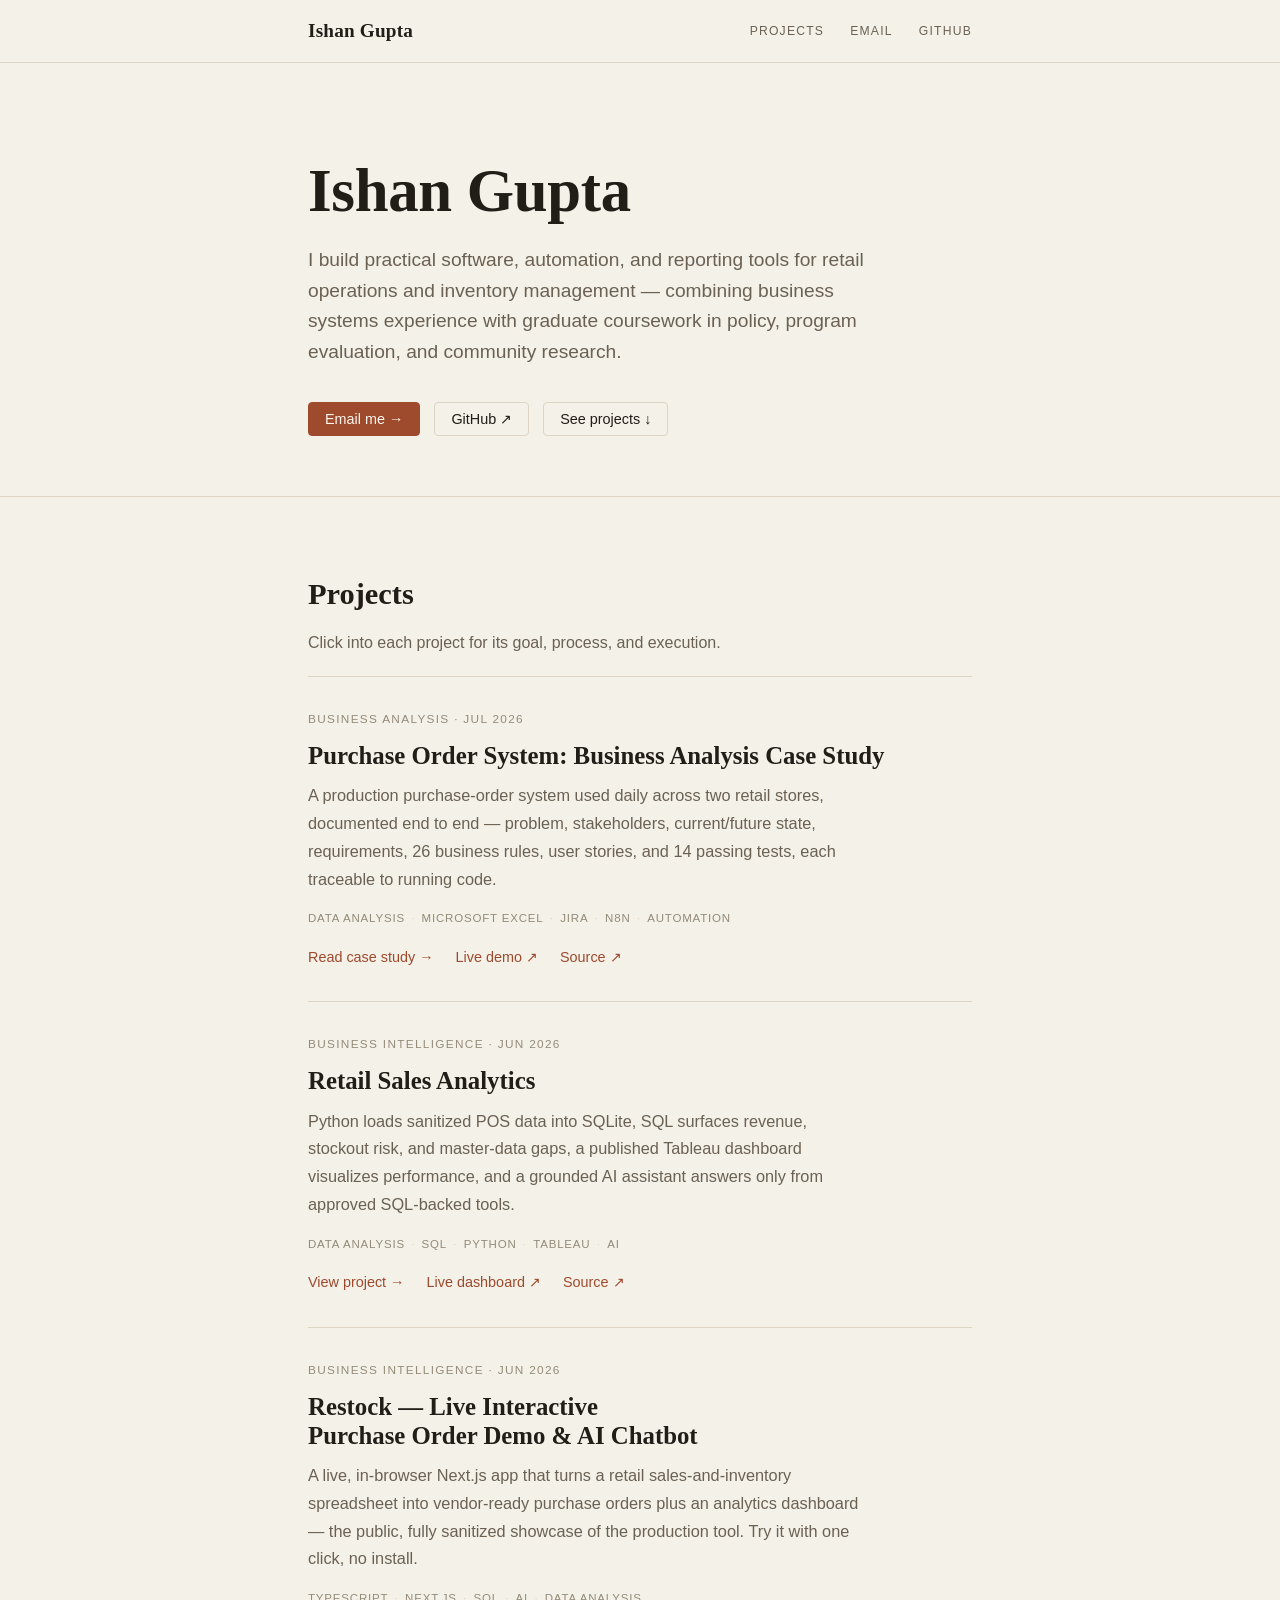
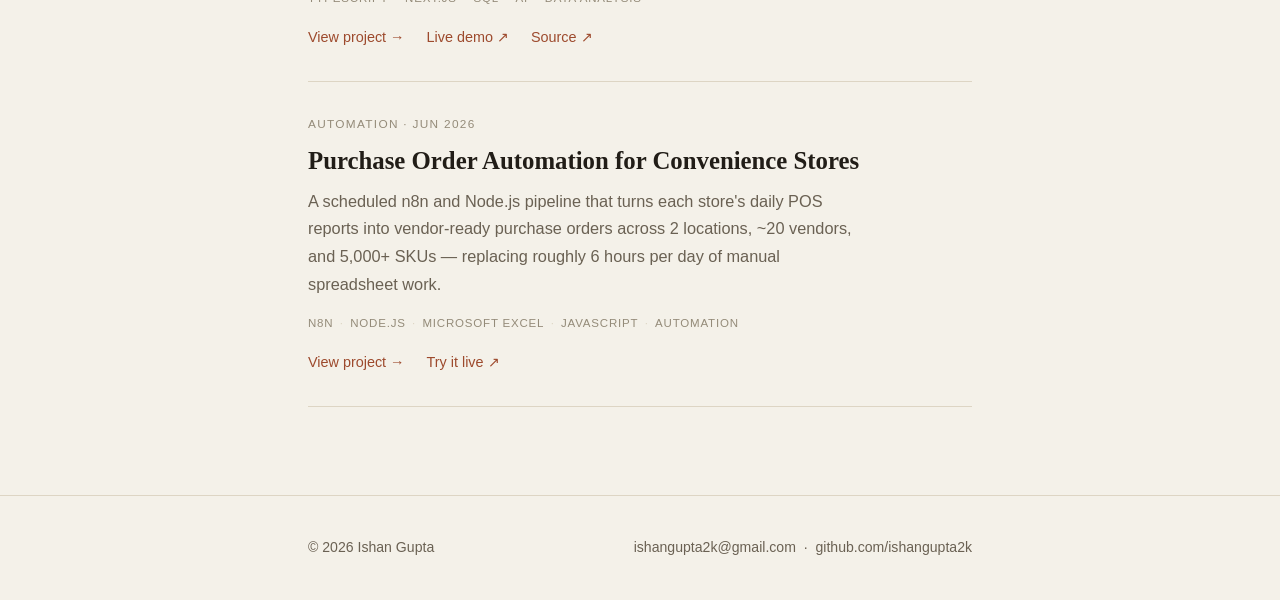
<file: index.html>
<!DOCTYPE html>
<html lang="en">
<head>
<meta charset="utf-8">
<meta name="viewport" content="width=device-width, initial-scale=1">
<title>Ishan Gupta — Portfolio</title>
<meta name="description" content="Ishan Gupta — business systems analyst building practical software, automation, and reporting tools for retail operations and inventory management.">
<meta property="og:title" content="Ishan Gupta — Portfolio">
<meta property="og:description" content="Practical software, automation, and reporting tools for retail operations and inventory management.">
<meta property="og:type" content="website">
<link rel="stylesheet" href="style.css">
</head>
<body>

<header class="topbar">
  <div class="wrap">
    <a href="index.html" class="brand">Ishan Gupta</a>
    <nav>
      <a href="#projects">Projects</a>
      <a href="mailto:ishangupta2k@gmail.com">Email</a>
      <a href="https://github.com/ishangupta2k" target="_blank" rel="noopener">GitHub</a>
    </nav>
  </div>
</header>

<main>
  <section class="hero">
    <div class="wrap">
      <h1>Ishan Gupta</h1>
      <p class="lead">I build practical software, automation, and reporting tools for retail operations and inventory management — combining business systems experience with graduate coursework in policy, program evaluation, and community research.</p>
      <div class="actions">
        <a class="btn primary" href="mailto:ishangupta2k@gmail.com">Email me →</a>
        <a class="btn" href="https://github.com/ishangupta2k" target="_blank" rel="noopener">GitHub ↗</a>
        <a class="btn" href="#projects">See projects ↓</a>
      </div>
    </div>
  </section>

  <div class="wrap">
    <div class="section-head" id="projects">
      <h2>Projects</h2>
      <p>Click into each project for its goal, process, and execution.</p>
    </div>

    <div class="grid">

      <article class="card">
        <div class="eyebrow">Business Analysis · Jul 2026</div>
        <h3><a href="projects/purchase-order-system.html">Purchase Order System: Business Analysis Case Study</a></h3>
        <p class="summary">A production purchase-order system used daily across two retail stores, documented end to end — problem, stakeholders, current/future state, requirements, 26 business rules, user stories, and 14 passing tests, each traceable to running code.</p>
        <div class="tags"><span class="tag">Data Analysis</span><span class="tag">Microsoft Excel</span><span class="tag">Jira</span><span class="tag">n8n</span><span class="tag">Automation</span></div>
        <div class="links">
          <a href="projects/purchase-order-system.html">Read case study →</a>
          <a href="https://demo-inventory-dashboard.vercel.app/" target="_blank" rel="noopener">Live demo ↗</a>
          <a href="https://github.com/ishangupta2k/Demo-Inventory-Dashboard" target="_blank" rel="noopener">Source ↗</a>
        </div>
      </article>

      <article class="card">
        <div class="eyebrow">Business Intelligence · Jun 2026</div>
        <h3><a href="projects/retail-sales-analytics.html">Retail Sales Analytics</a></h3>
        <p class="summary">Python loads sanitized POS data into SQLite, SQL surfaces revenue, stockout risk, and master-data gaps, a published Tableau dashboard visualizes performance, and a grounded AI assistant answers only from approved SQL-backed tools.</p>
        <div class="tags"><span class="tag">Data Analysis</span><span class="tag">SQL</span><span class="tag">Python</span><span class="tag">Tableau</span><span class="tag">AI</span></div>
        <div class="links">
          <a href="projects/retail-sales-analytics.html">View project →</a>
          <a href="https://public.tableau.com/views/RetailSalesAnalytics_17825124731470/RetailSalesPerformanceDepartmentRevenueDailyTrend" target="_blank" rel="noopener">Live dashboard ↗</a>
          <a href="https://github.com/ishangupta2k/Retail-Sales-Analytics" target="_blank" rel="noopener">Source ↗</a>
        </div>
      </article>

      <article class="card">
        <div class="eyebrow">Business Intelligence · Jun 2026</div>
        <h3><a href="projects/restock-demo.html">Restock — Live Interactive Purchase Order Demo &amp; AI Chatbot</a></h3>
        <p class="summary">A live, in-browser Next.js app that turns a retail sales-and-inventory spreadsheet into vendor-ready purchase orders plus an analytics dashboard — the public, fully sanitized showcase of the production tool. Try it with one click, no install.</p>
        <div class="tags"><span class="tag">TypeScript</span><span class="tag">Next.js</span><span class="tag">SQL</span><span class="tag">AI</span><span class="tag">Data Analysis</span></div>
        <div class="links">
          <a href="projects/restock-demo.html">View project →</a>
          <a href="https://demo-inventory-dashboard.vercel.app/" target="_blank" rel="noopener">Live demo ↗</a>
          <a href="https://github.com/ishangupta2k/Demo-Inventory-Dashboard" target="_blank" rel="noopener">Source ↗</a>
        </div>
      </article>

      <article class="card">
        <div class="eyebrow">Automation · Jun 2026</div>
        <h3><a href="projects/purchase-order-automation.html">Purchase Order Automation for Convenience Stores</a></h3>
        <p class="summary">A scheduled n8n and Node.js pipeline that turns each store's daily POS reports into vendor-ready purchase orders across 2 locations, ~20 vendors, and 5,000+ SKUs — replacing roughly 6 hours per day of manual spreadsheet work.</p>
        <div class="tags"><span class="tag">n8n</span><span class="tag">Node.js</span><span class="tag">Microsoft Excel</span><span class="tag">JavaScript</span><span class="tag">Automation</span></div>
        <div class="links">
          <a href="projects/purchase-order-automation.html">View project →</a>
          <a href="https://demo-inventory-dashboard.vercel.app/" target="_blank" rel="noopener">Try it live ↗</a>
        </div>
      </article>

    </div>
  </div>
</main>

<footer>
  <div class="wrap">
    <span>© 2026 Ishan Gupta</span>
    <span>
      <a href="mailto:ishangupta2k@gmail.com">ishangupta2k@gmail.com</a>
      &nbsp;·&nbsp;
      <a href="https://github.com/ishangupta2k" target="_blank" rel="noopener">github.com/ishangupta2k</a>
    </span>
  </div>
</footer>

</body>
</html>
</file>
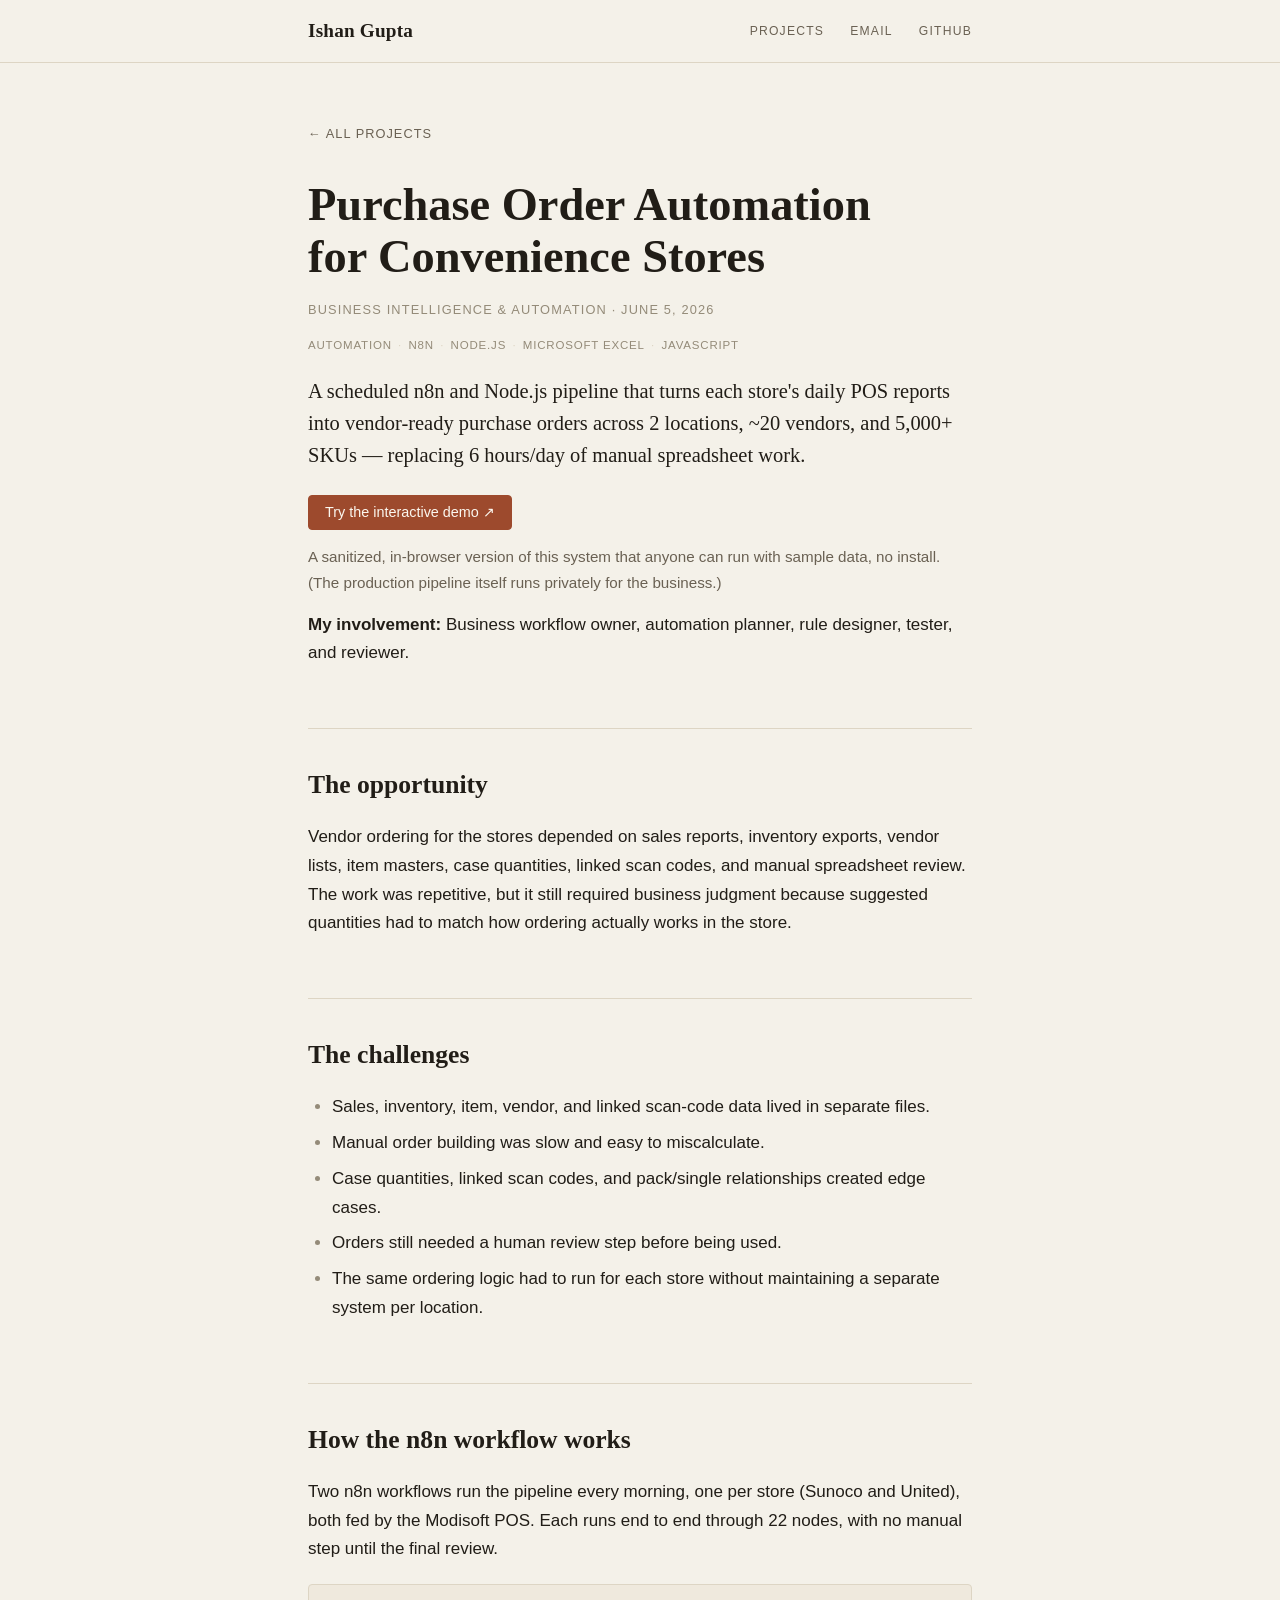
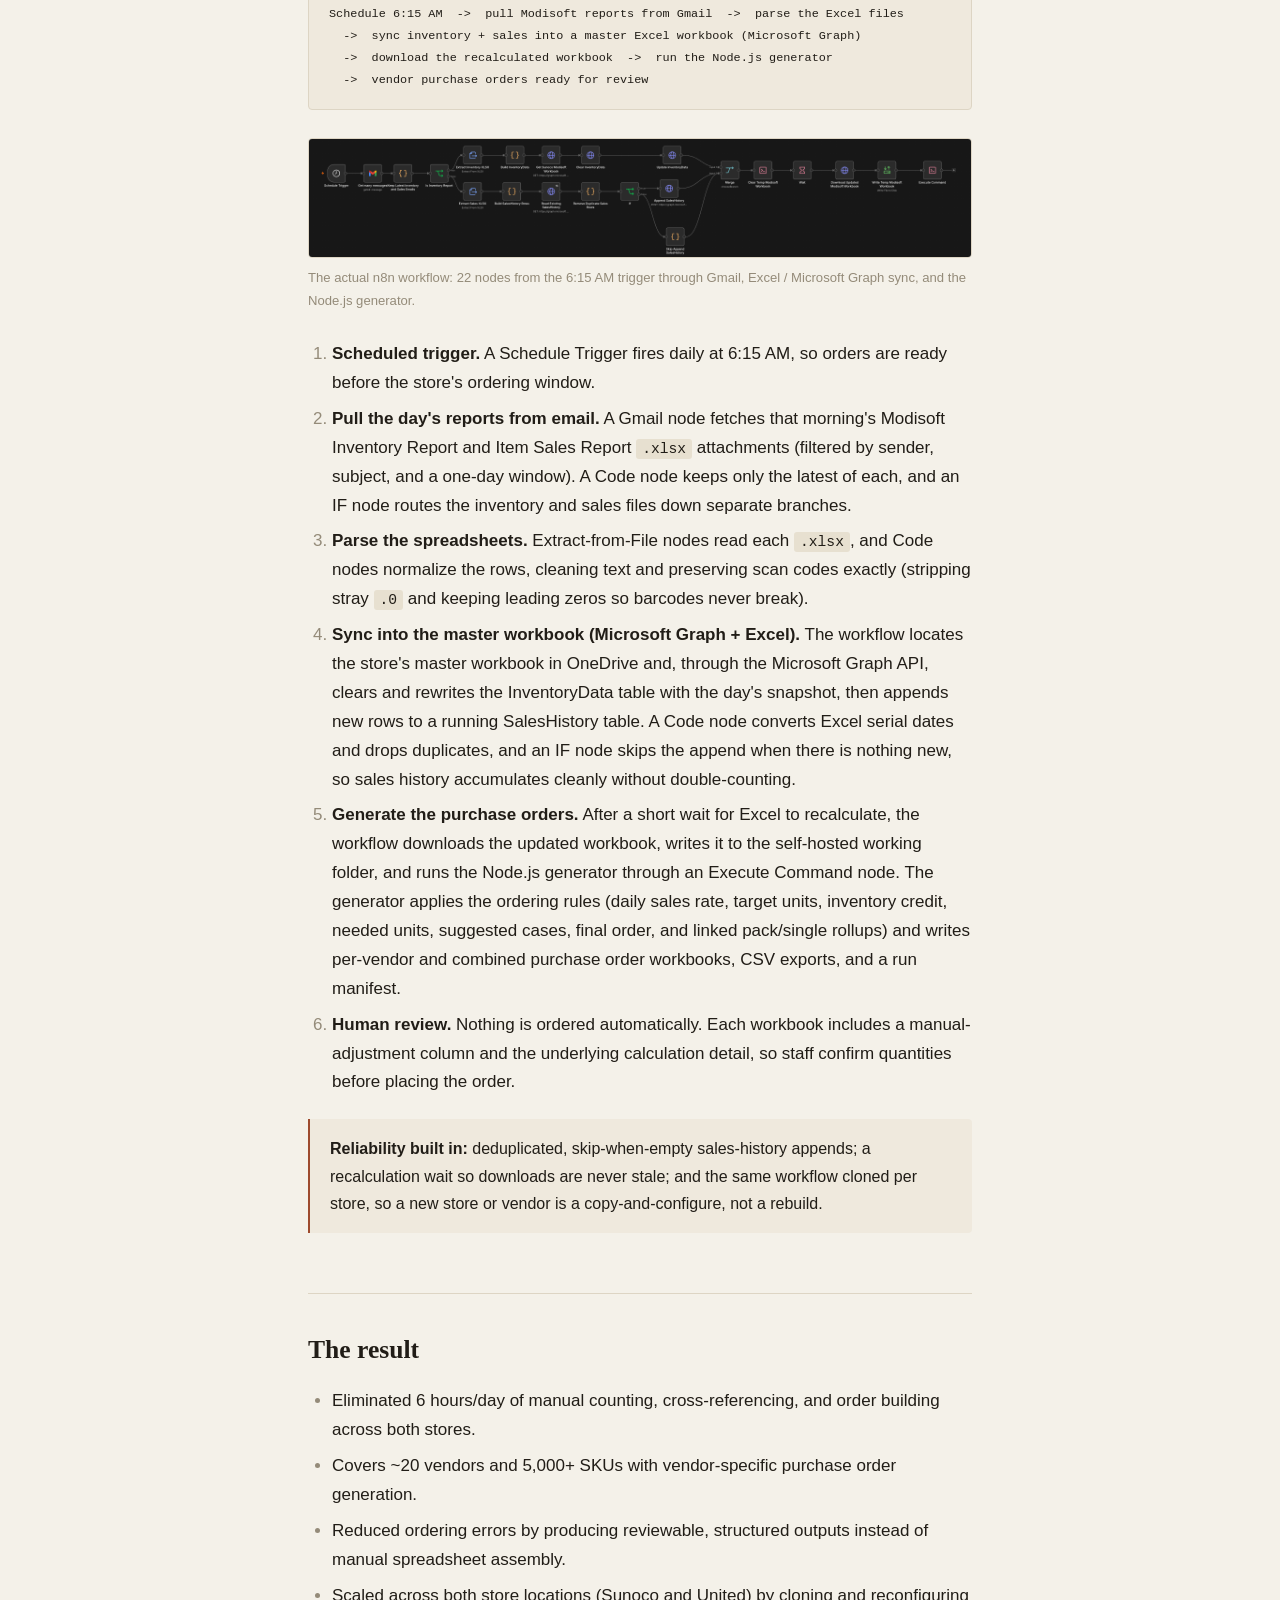
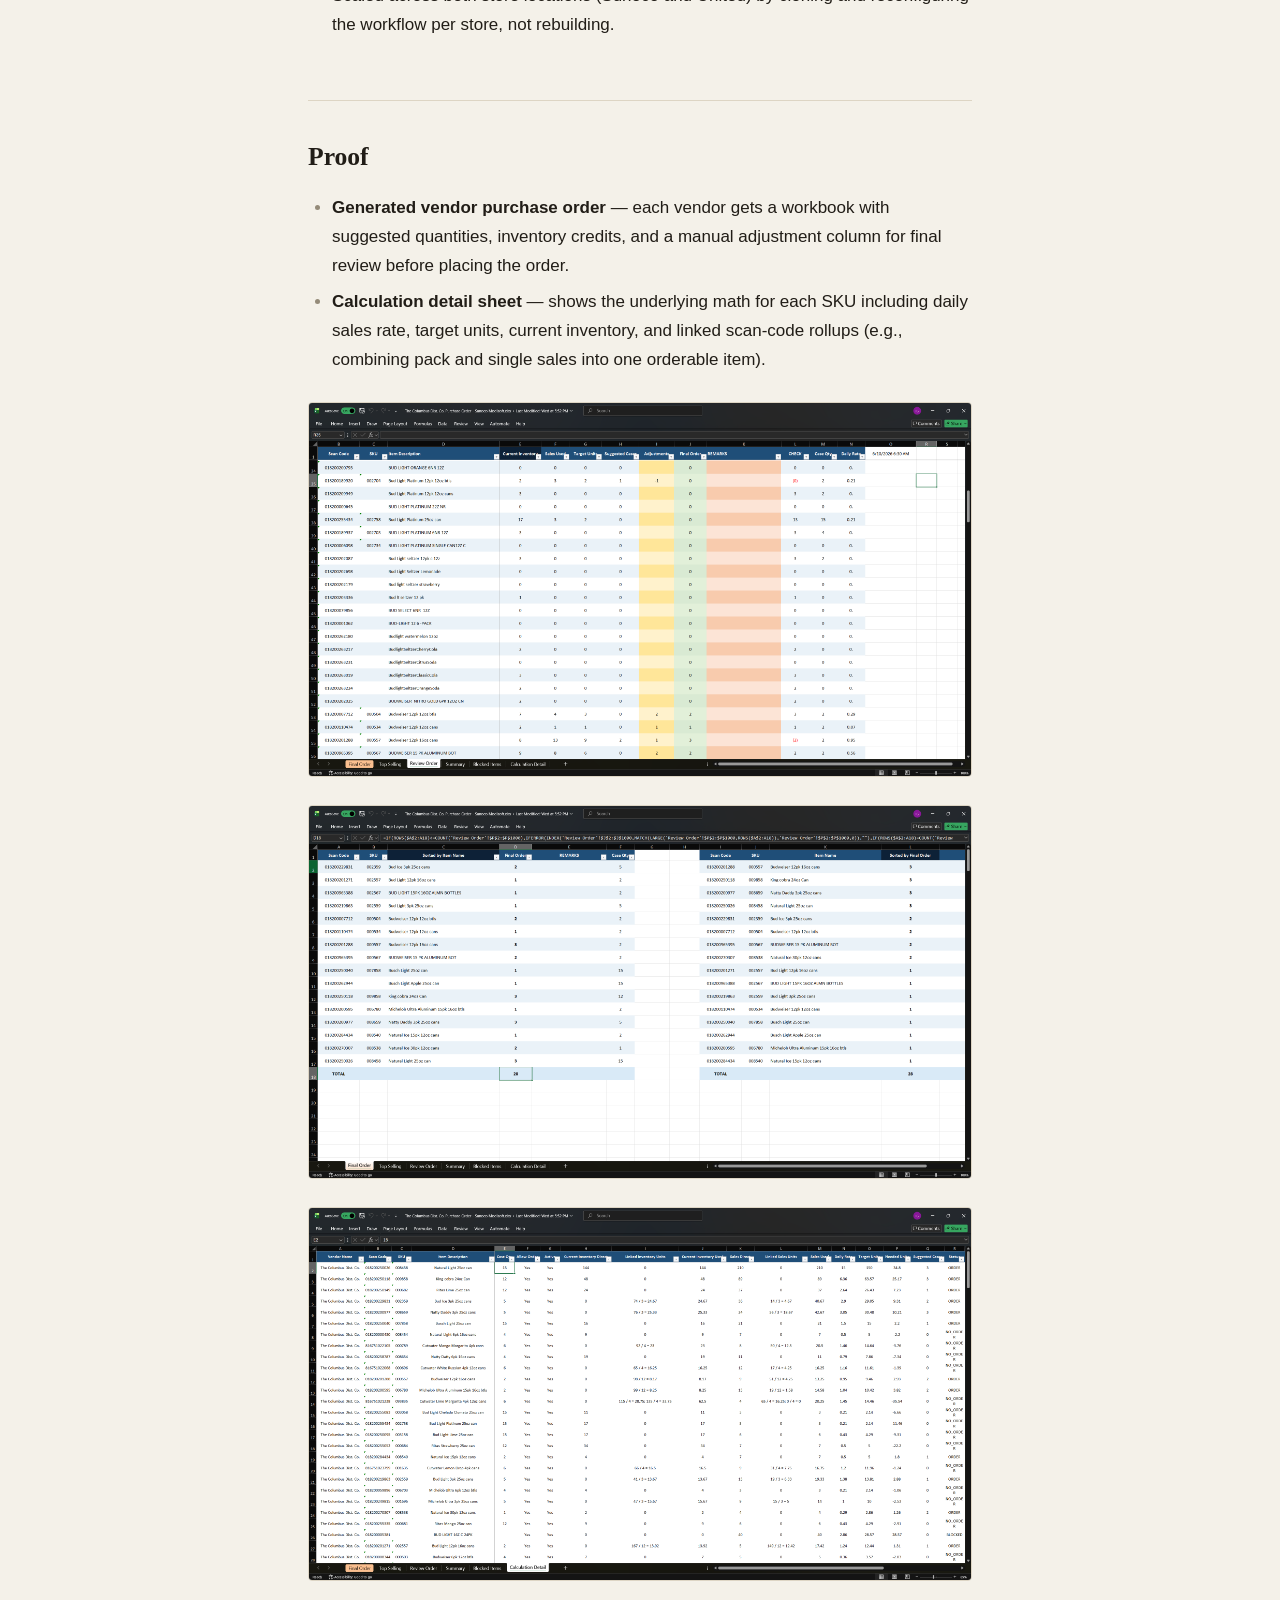
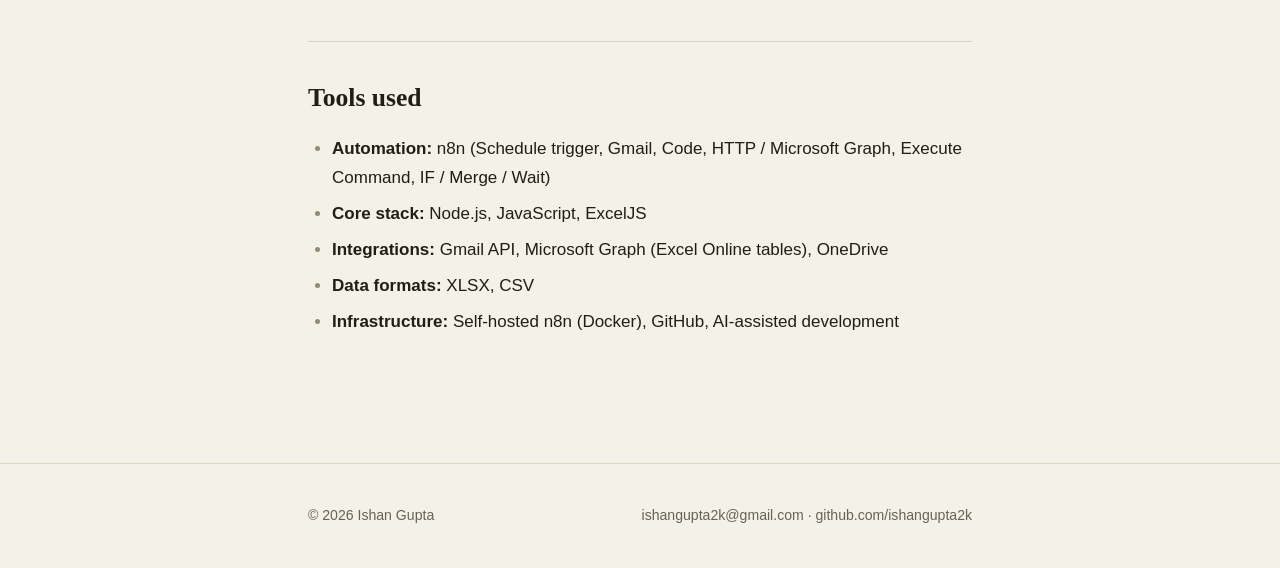
<file: projects/purchase-order-automation.html>
<!DOCTYPE html>
<html lang="en">
<head>
<meta charset="utf-8">
<meta name="viewport" content="width=device-width, initial-scale=1">
<title>Purchase Order Automation for Convenience Stores — Ishan Gupta</title>
<meta name="description" content="A scheduled n8n and Node.js pipeline that turns daily POS reports into vendor-ready purchase orders across two stores, ~20 vendors, and 5,000+ SKUs.">
<link rel="stylesheet" href="../style.css">
</head>
<body>

<header class="topbar">
  <div class="wrap">
    <a href="../index.html" class="brand">Ishan Gupta</a>
    <nav>
      <a href="../index.html#projects">Projects</a>
      <a href="mailto:ishangupta2k@gmail.com">Email</a>
      <a href="https://github.com/ishangupta2k" target="_blank" rel="noopener">GitHub</a>
    </nav>
  </div>
</header>

<main class="article">
  <div class="wrap">
    <a href="../index.html#projects" class="backlink">← All projects</a>

    <div class="article-head">
      <h1>Purchase Order Automation for Convenience Stores</h1>
      <div class="meta">Business Intelligence &amp; Automation · June 5, 2026</div>
      <div class="tags"><span class="tag">Automation</span><span class="tag">n8n</span><span class="tag">Node.js</span><span class="tag">Microsoft Excel</span><span class="tag">JavaScript</span></div>
      <p class="intro">A scheduled n8n and Node.js pipeline that turns each store's daily POS reports into vendor-ready purchase orders across 2 locations, ~20 vendors, and 5,000+ SKUs — replacing 6 hours/day of manual spreadsheet work.</p>
      <div class="links">
        <a class="btn primary" href="https://demo-inventory-dashboard.vercel.app/" target="_blank" rel="noopener">Try the interactive demo ↗</a>
      </div>
      <p style="color:var(--muted);font-size:.95rem;margin-top:14px;">A sanitized, in-browser version of this system that anyone can run with sample data, no install. (The production pipeline itself runs privately for the business.)</p>
    </div>

    <div class="prose">
      <p><strong>My involvement:</strong> Business workflow owner, automation planner, rule designer, tester, and reviewer.</p>

      <h2>The opportunity</h2>
      <p>Vendor ordering for the stores depended on sales reports, inventory exports, vendor lists, item masters, case quantities, linked scan codes, and manual spreadsheet review. The work was repetitive, but it still required business judgment because suggested quantities had to match how ordering actually works in the store.</p>

      <h2>The challenges</h2>
      <ul>
        <li>Sales, inventory, item, vendor, and linked scan-code data lived in separate files.</li>
        <li>Manual order building was slow and easy to miscalculate.</li>
        <li>Case quantities, linked scan codes, and pack/single relationships created edge cases.</li>
        <li>Orders still needed a human review step before being used.</li>
        <li>The same ordering logic had to run for each store without maintaining a separate system per location.</li>
      </ul>

      <h2>How the n8n workflow works</h2>
      <p>Two n8n workflows run the pipeline every morning, one per store (Sunoco and United), both fed by the Modisoft POS. Each runs end to end through 22 nodes, with no manual step until the final review.</p>
      <pre><code>Schedule 6:15 AM  ->  pull Modisoft reports from Gmail  ->  parse the Excel files
  ->  sync inventory + sales into a master Excel workbook (Microsoft Graph)
  ->  download the recalculated workbook  ->  run the Node.js generator
  ->  vendor purchase orders ready for review</code></pre>
      <figure>
        <a href="../images/automation-hero.png" target="_blank" rel="noopener"><img src="../images/automation-hero.png" alt="The n8n workflow — 22 nodes from scheduled trigger to vendor-ready orders" loading="lazy"></a>
        <figcaption>The actual n8n workflow: 22 nodes from the 6:15 AM trigger through Gmail, Excel / Microsoft Graph sync, and the Node.js generator.</figcaption>
      </figure>
      <ol>
        <li><strong>Scheduled trigger.</strong> A Schedule Trigger fires daily at 6:15 AM, so orders are ready before the store's ordering window.</li>
        <li><strong>Pull the day's reports from email.</strong> A Gmail node fetches that morning's Modisoft Inventory Report and Item Sales Report <code>.xlsx</code> attachments (filtered by sender, subject, and a one-day window). A Code node keeps only the latest of each, and an IF node routes the inventory and sales files down separate branches.</li>
        <li><strong>Parse the spreadsheets.</strong> Extract-from-File nodes read each <code>.xlsx</code>, and Code nodes normalize the rows, cleaning text and preserving scan codes exactly (stripping stray <code>.0</code> and keeping leading zeros so barcodes never break).</li>
        <li><strong>Sync into the master workbook (Microsoft Graph + Excel).</strong> The workflow locates the store's master workbook in OneDrive and, through the Microsoft Graph API, clears and rewrites the InventoryData table with the day's snapshot, then appends new rows to a running SalesHistory table. A Code node converts Excel serial dates and drops duplicates, and an IF node skips the append when there is nothing new, so sales history accumulates cleanly without double-counting.</li>
        <li><strong>Generate the purchase orders.</strong> After a short wait for Excel to recalculate, the workflow downloads the updated workbook, writes it to the self-hosted working folder, and runs the Node.js generator through an Execute Command node. The generator applies the ordering rules (daily sales rate, target units, inventory credit, needed units, suggested cases, final order, and linked pack/single rollups) and writes per-vendor and combined purchase order workbooks, CSV exports, and a run manifest.</li>
        <li><strong>Human review.</strong> Nothing is ordered automatically. Each workbook includes a manual-adjustment column and the underlying calculation detail, so staff confirm quantities before placing the order.</li>
      </ol>
      <div class="callout"><strong>Reliability built in:</strong> deduplicated, skip-when-empty sales-history appends; a recalculation wait so downloads are never stale; and the same workflow cloned per store, so a new store or vendor is a copy-and-configure, not a rebuild.</div>

      <h2>The result</h2>
      <ul>
        <li>Eliminated 6 hours/day of manual counting, cross-referencing, and order building across both stores.</li>
        <li>Covers ~20 vendors and 5,000+ SKUs with vendor-specific purchase order generation.</li>
        <li>Reduced ordering errors by producing reviewable, structured outputs instead of manual spreadsheet assembly.</li>
        <li>Scaled across both store locations (Sunoco and United) by cloning and reconfiguring the workflow per store, not rebuilding.</li>
      </ul>

      <h2>Proof</h2>
      <ul>
        <li><strong>Generated vendor purchase order</strong> — each vendor gets a workbook with suggested quantities, inventory credits, and a manual adjustment column for final review before placing the order.</li>
        <li><strong>Calculation detail sheet</strong> — shows the underlying math for each SKU including daily sales rate, target units, current inventory, and linked scan-code rollups (e.g., combining pack and single sales into one orderable item).</li>
      </ul>
      <figure><a href="../images/automation-proof-1.png" target="_blank" rel="noopener"><img src="../images/automation-proof-1.png" alt="Generated vendor purchase order workbook" loading="lazy"></a></figure>
      <figure><a href="../images/automation-proof-2.png" target="_blank" rel="noopener"><img src="../images/automation-proof-2.png" alt="Calculation detail sheet" loading="lazy"></a></figure>
      <figure><a href="../images/automation-proof-3.png" target="_blank" rel="noopener"><img src="../images/automation-proof-3.png" alt="Purchase order automation — screenshot" loading="lazy"></a></figure>

      <h2>Tools used</h2>
      <ul>
        <li><strong>Automation:</strong> n8n (Schedule trigger, Gmail, Code, HTTP / Microsoft Graph, Execute Command, IF / Merge / Wait)</li>
        <li><strong>Core stack:</strong> Node.js, JavaScript, ExcelJS</li>
        <li><strong>Integrations:</strong> Gmail API, Microsoft Graph (Excel Online tables), OneDrive</li>
        <li><strong>Data formats:</strong> XLSX, CSV</li>
        <li><strong>Infrastructure:</strong> Self-hosted n8n (Docker), GitHub, AI-assisted development</li>
      </ul>
    </div>
  </div>
</main>

<footer>
  <div class="wrap">
    <span>© 2026 Ishan Gupta</span>
    <span><a href="mailto:ishangupta2k@gmail.com">ishangupta2k@gmail.com</a> · <a href="https://github.com/ishangupta2k" target="_blank" rel="noopener">github.com/ishangupta2k</a></span>
  </div>
</footer>

</body>
</html>
</file>
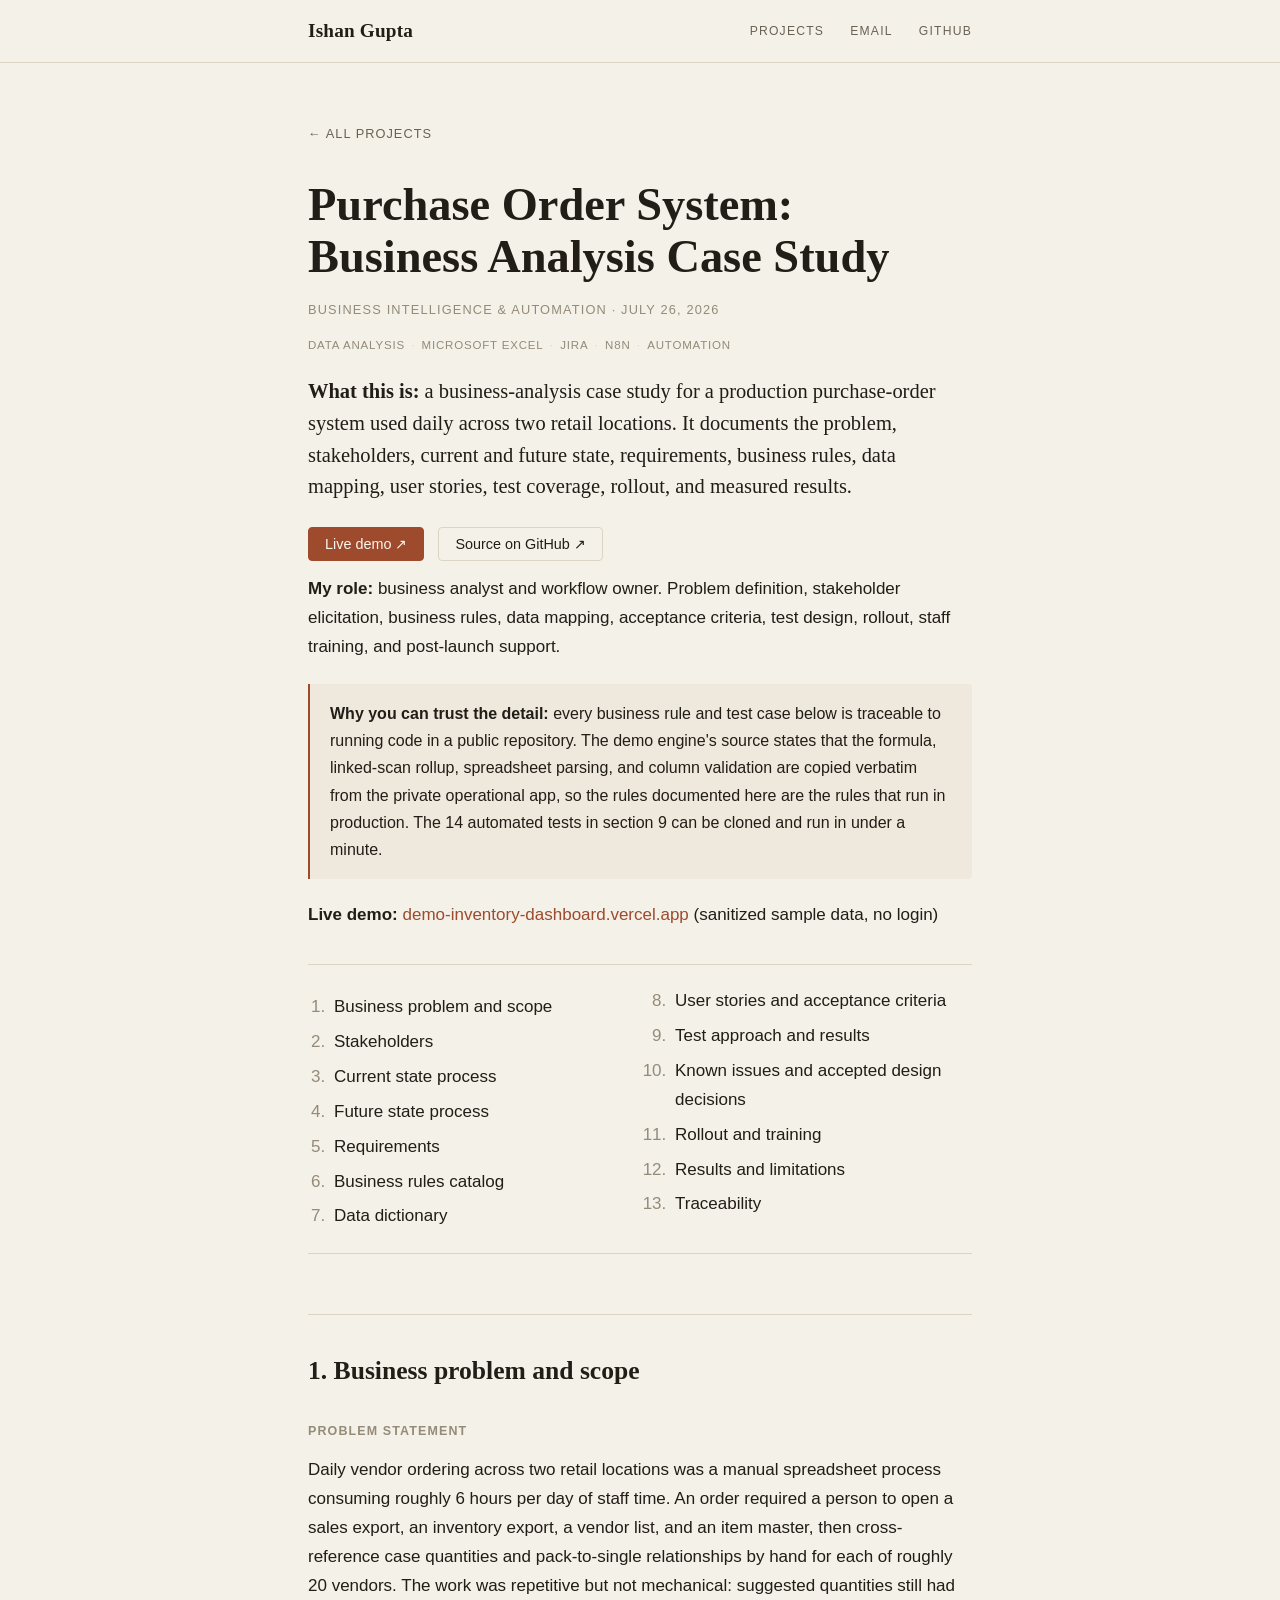
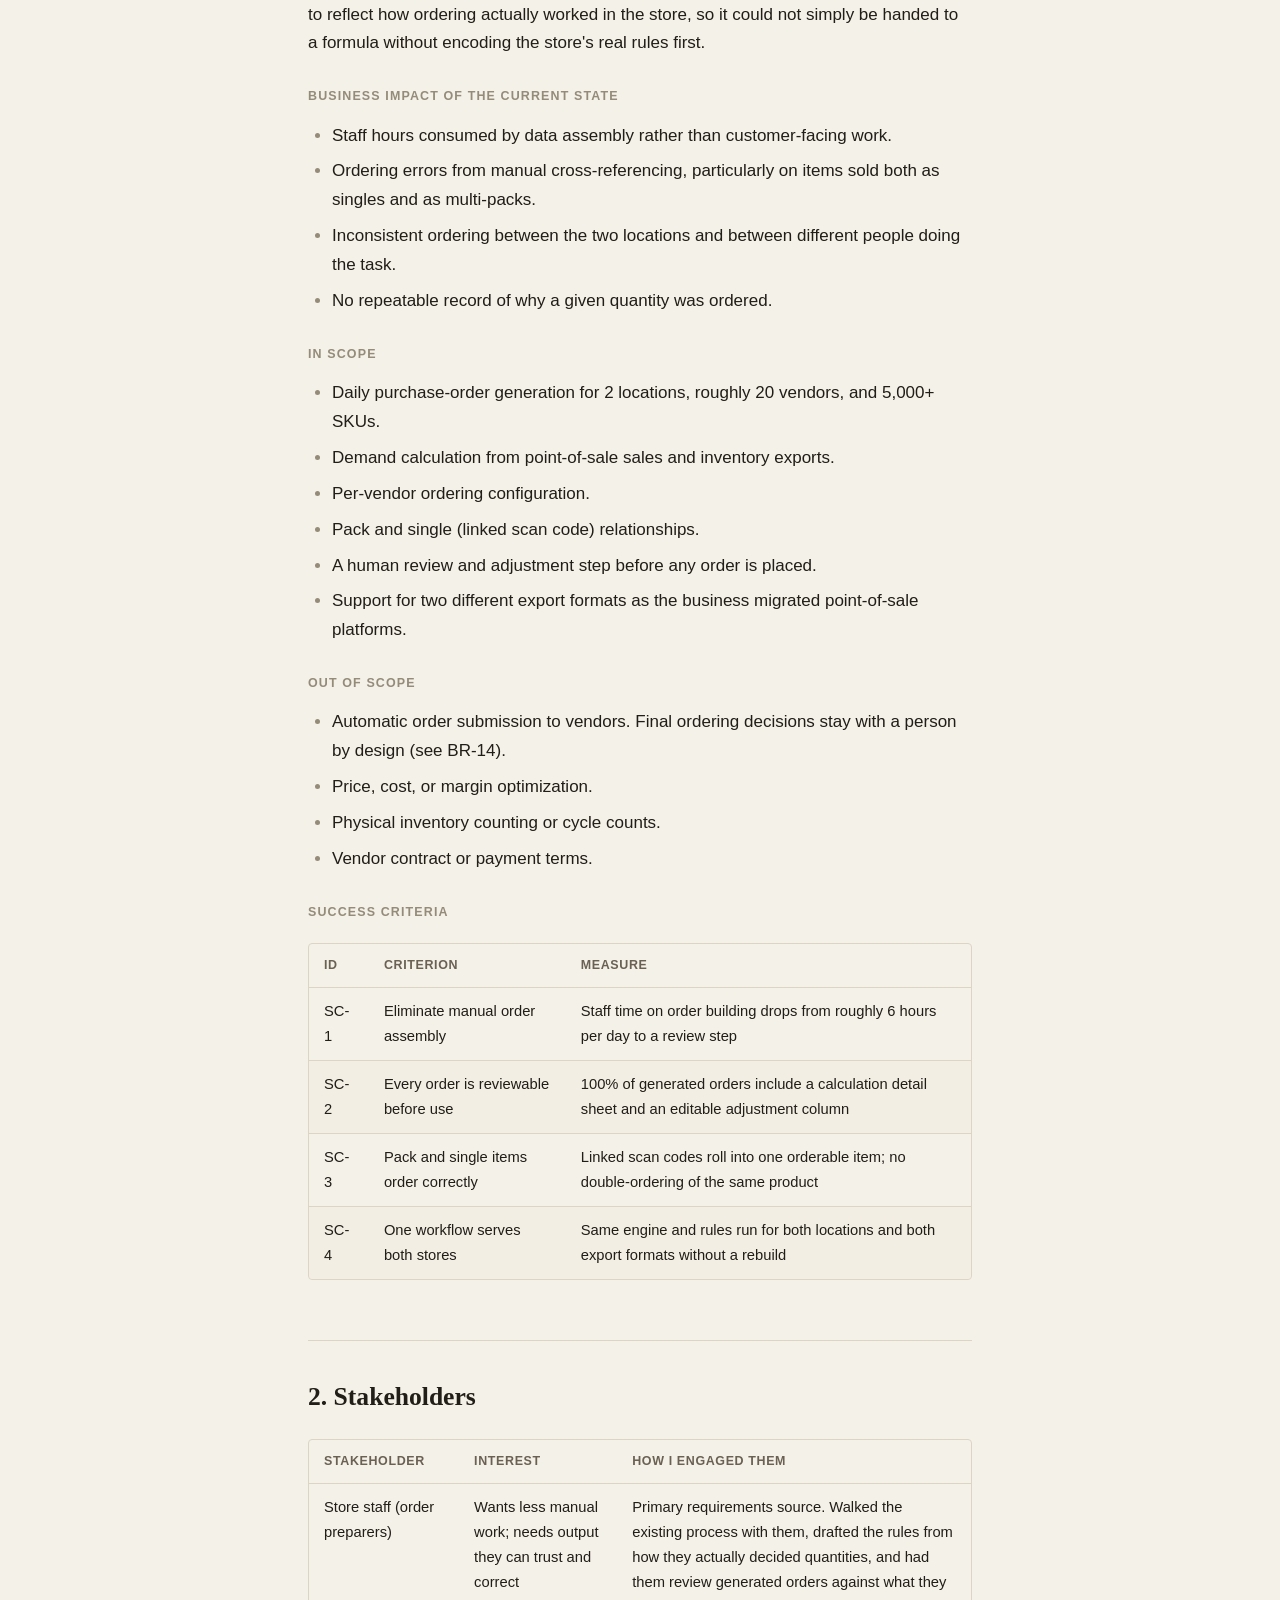
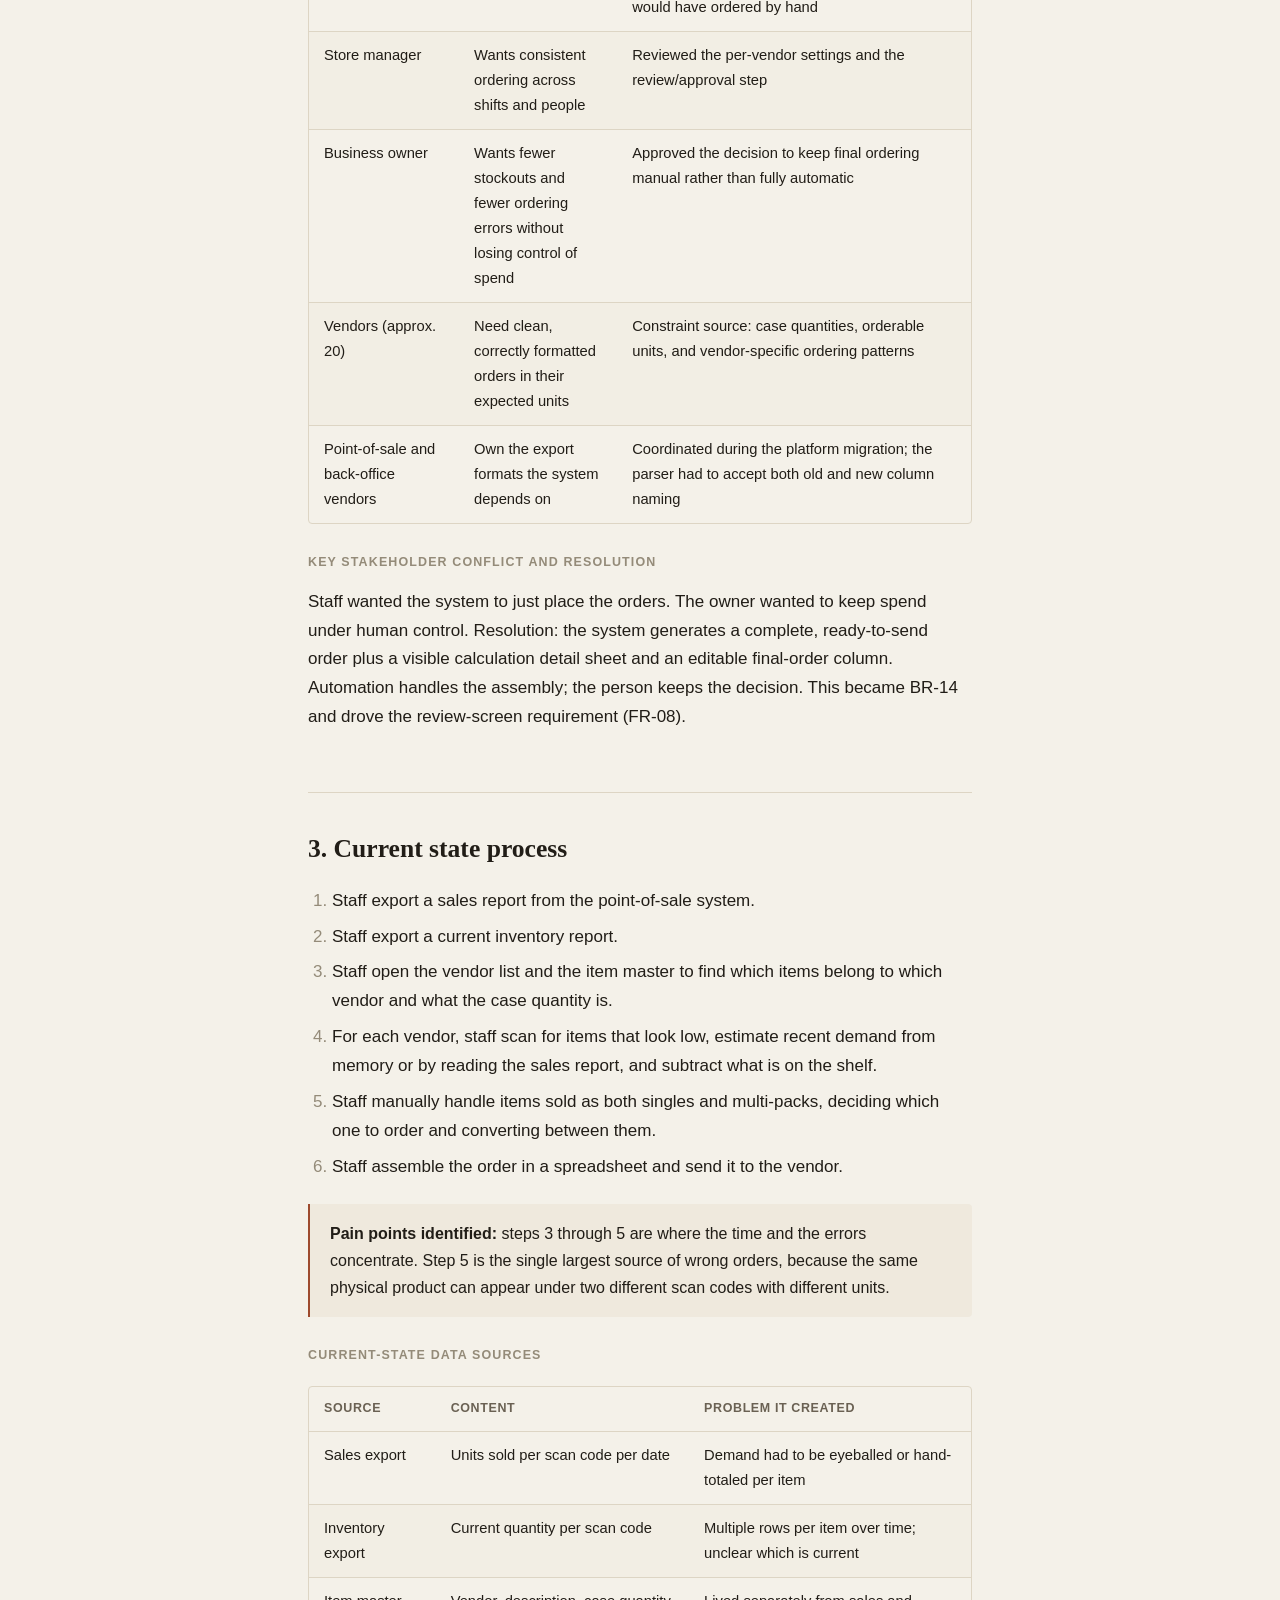
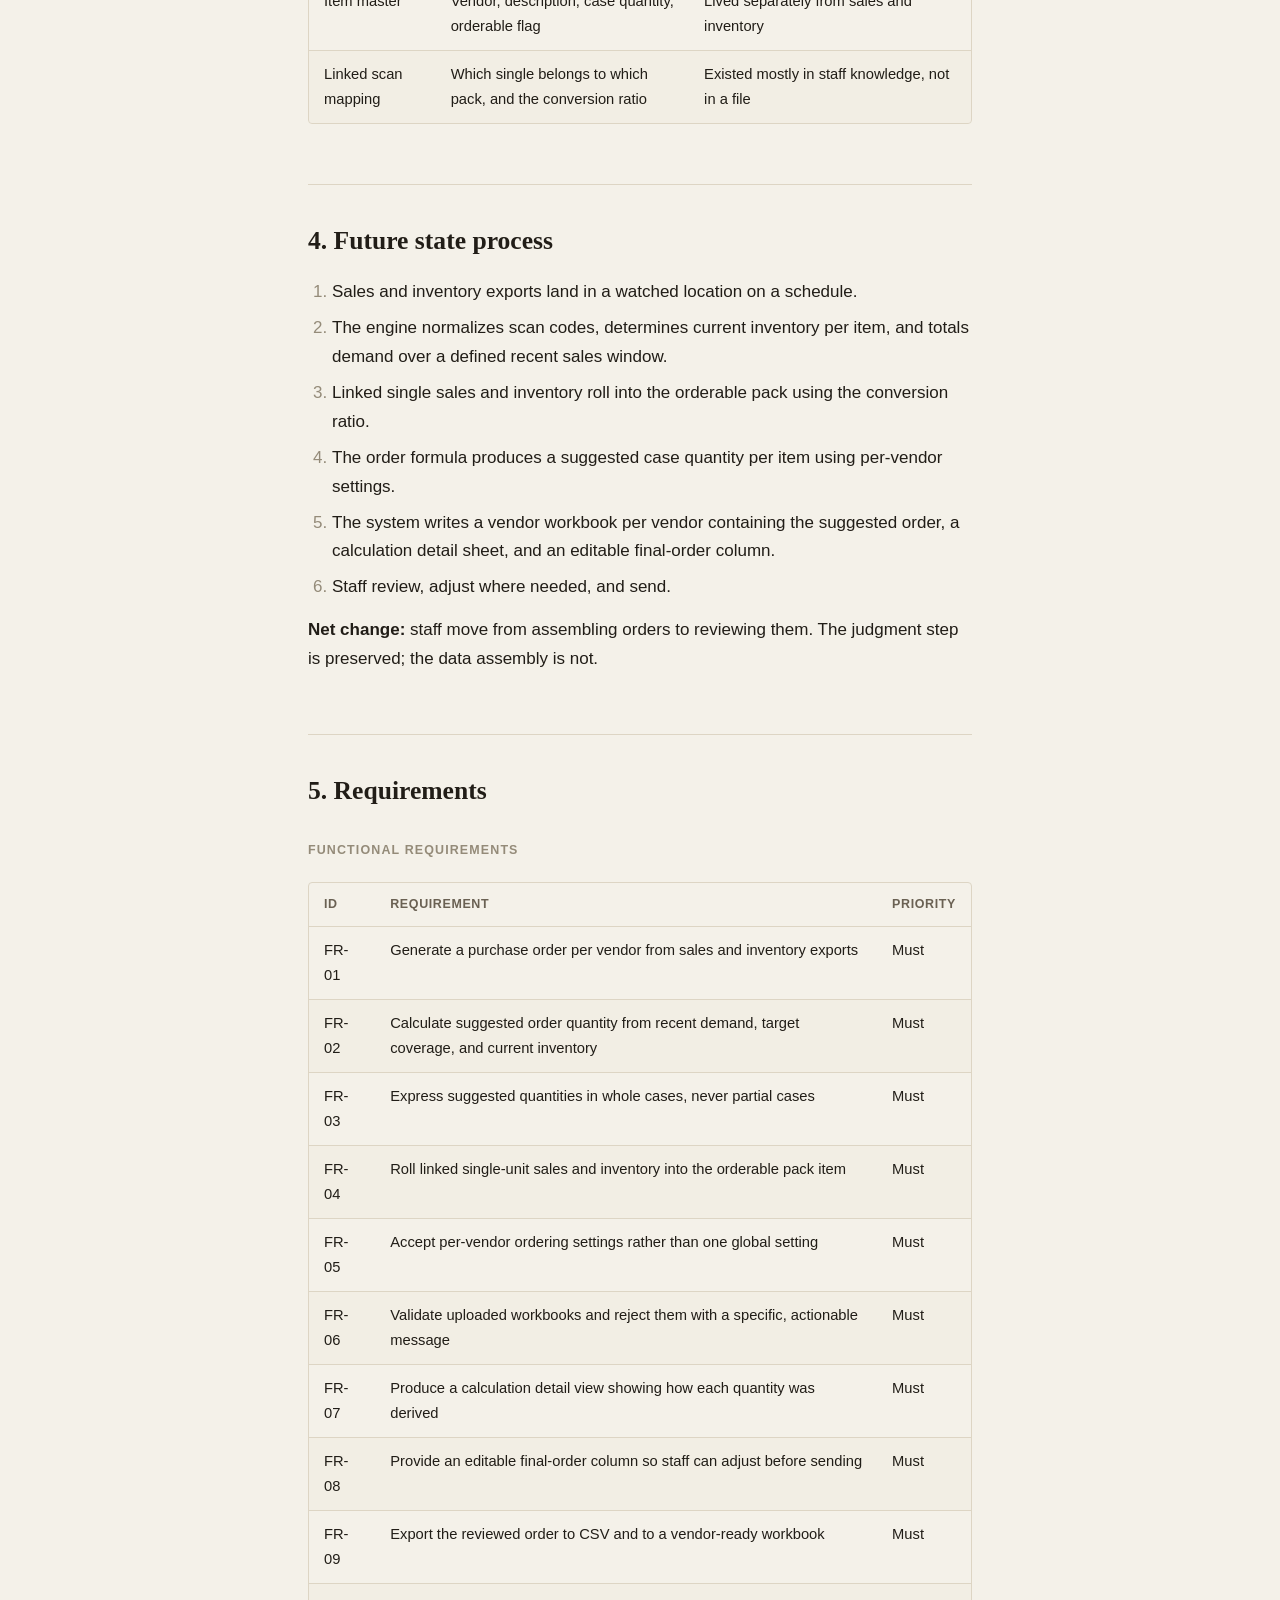
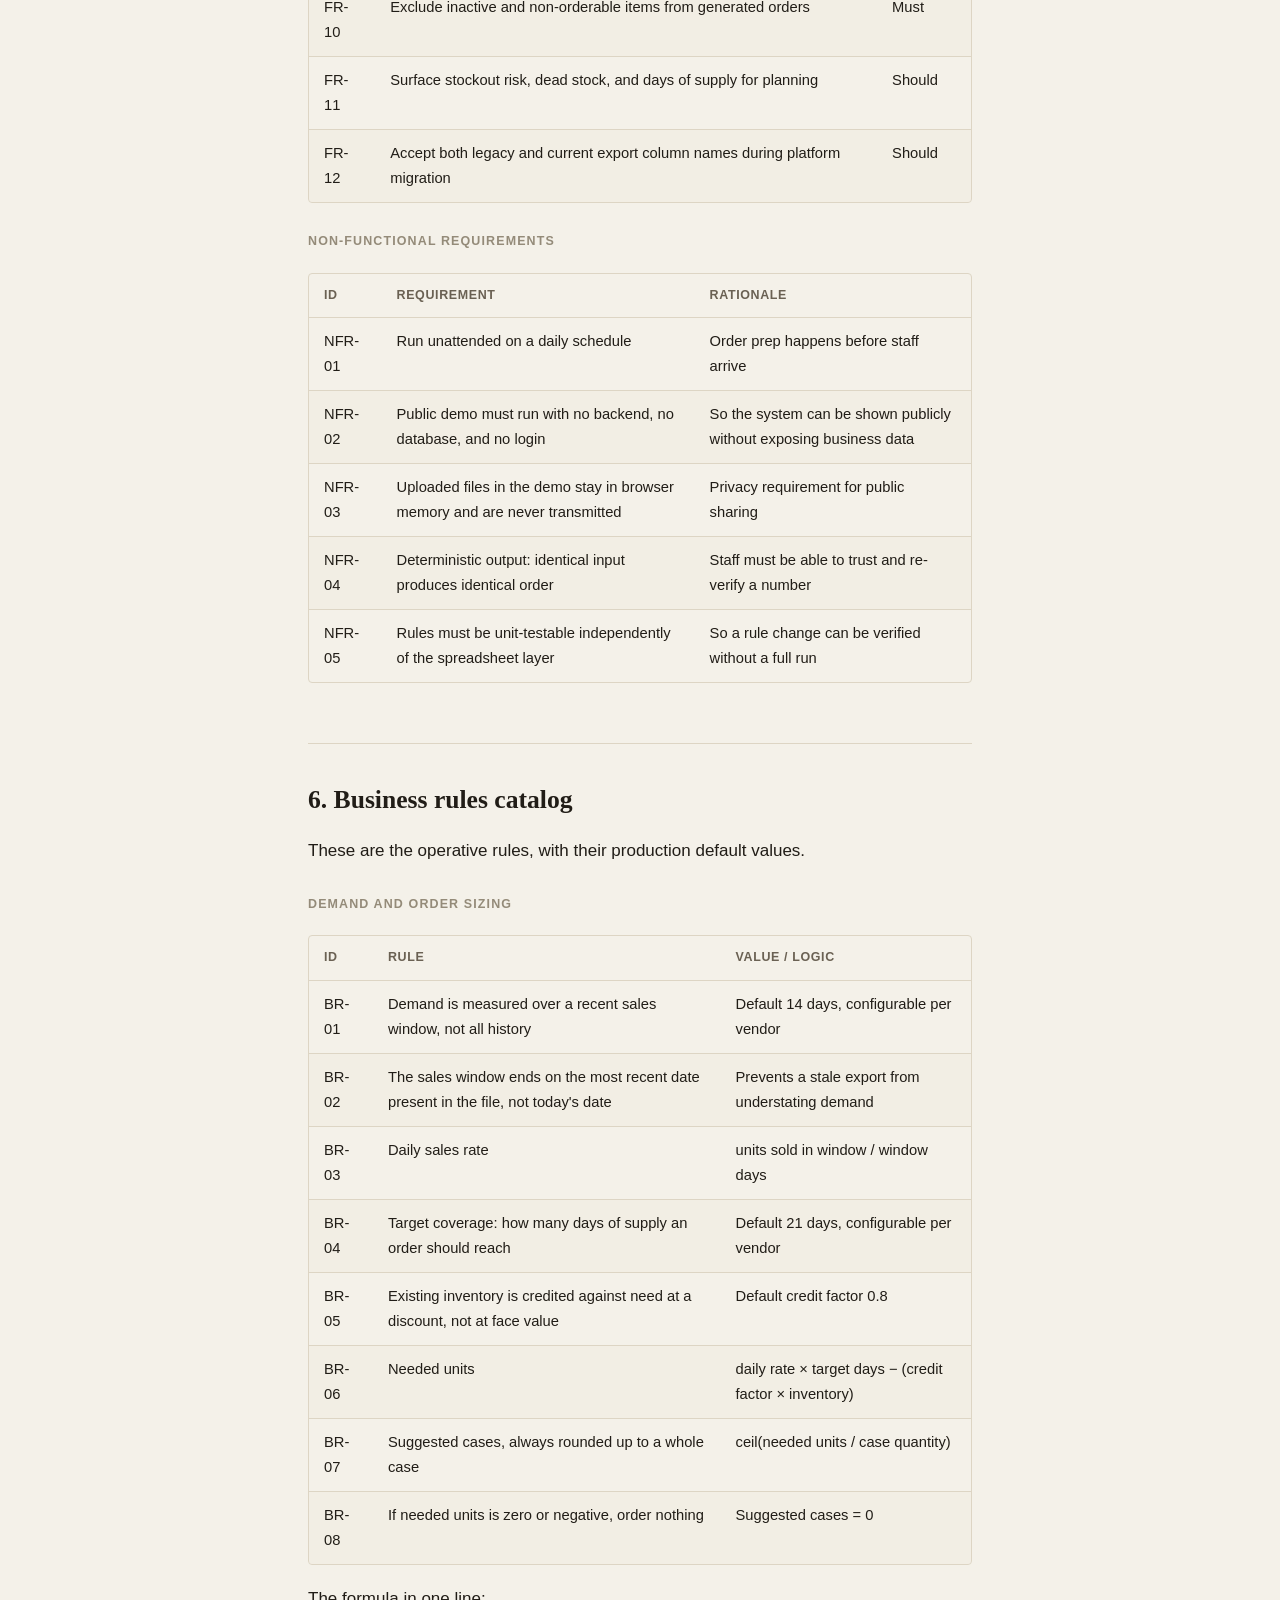
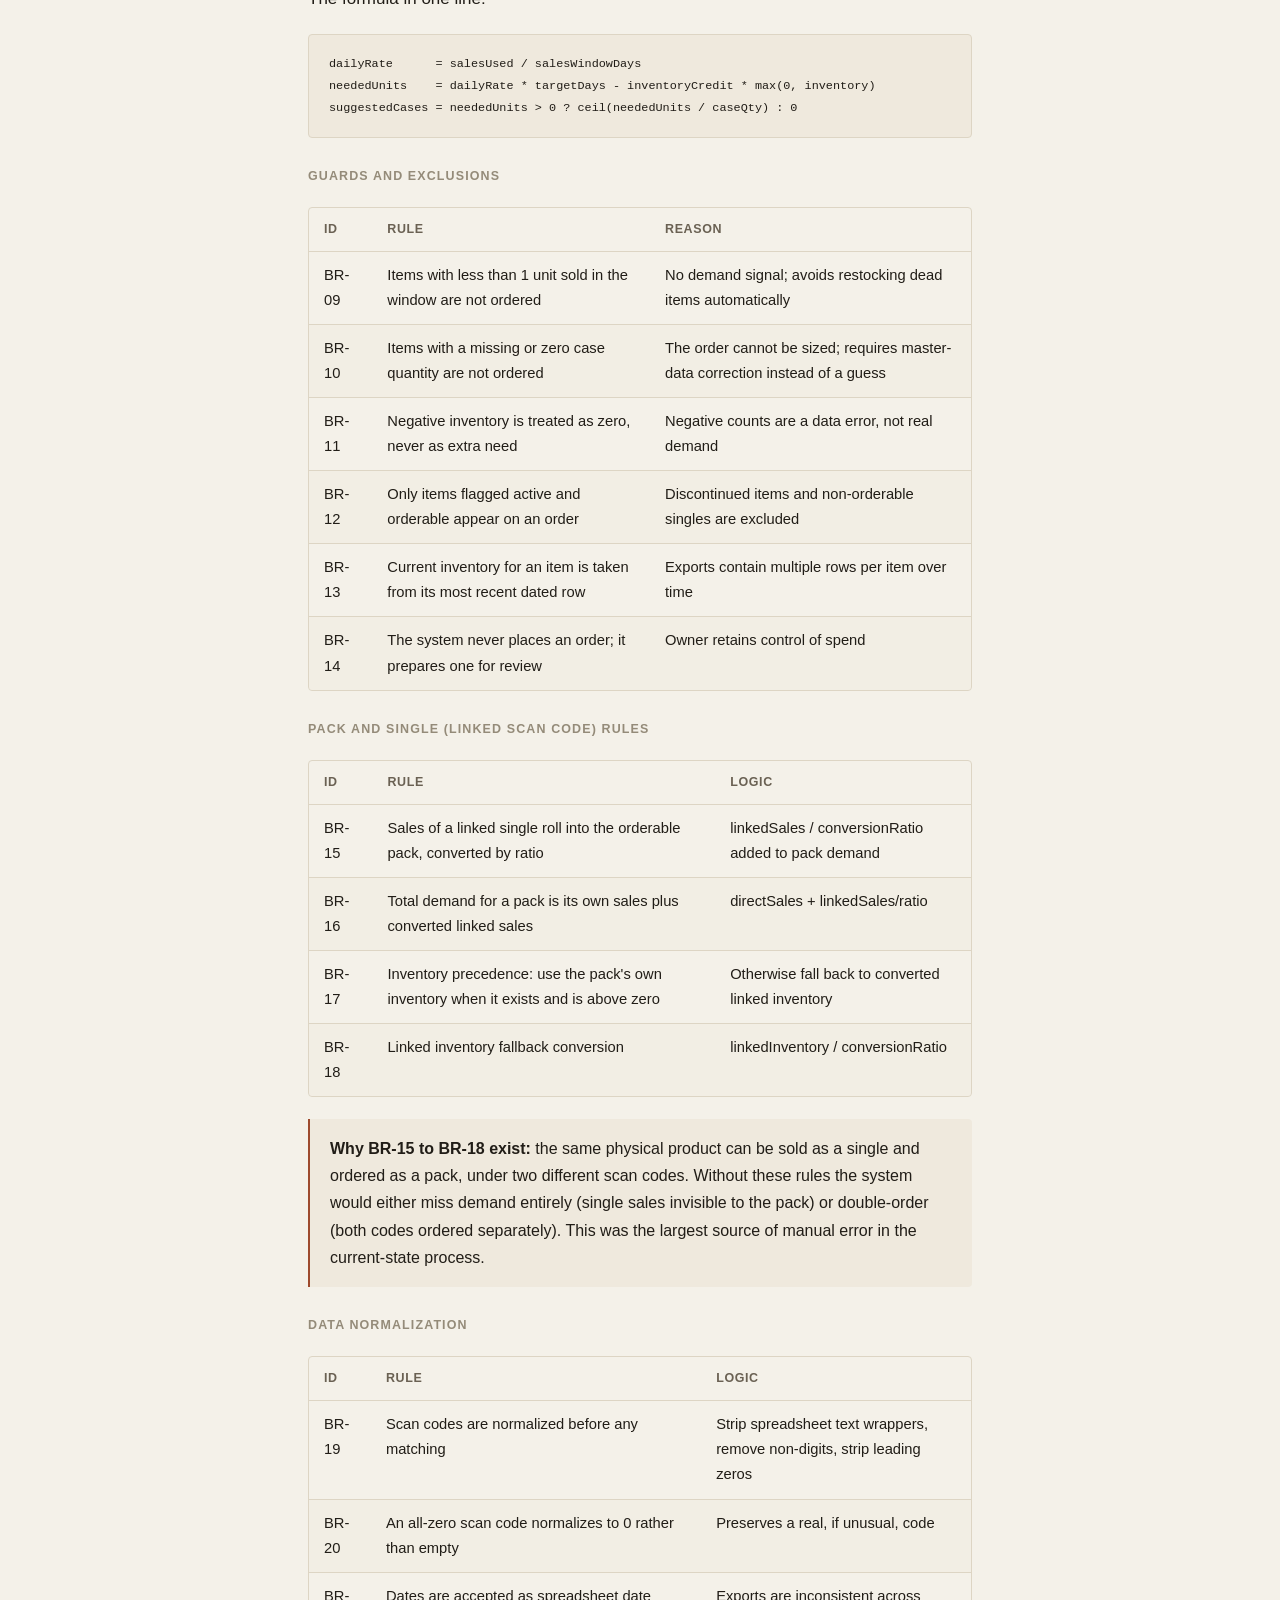
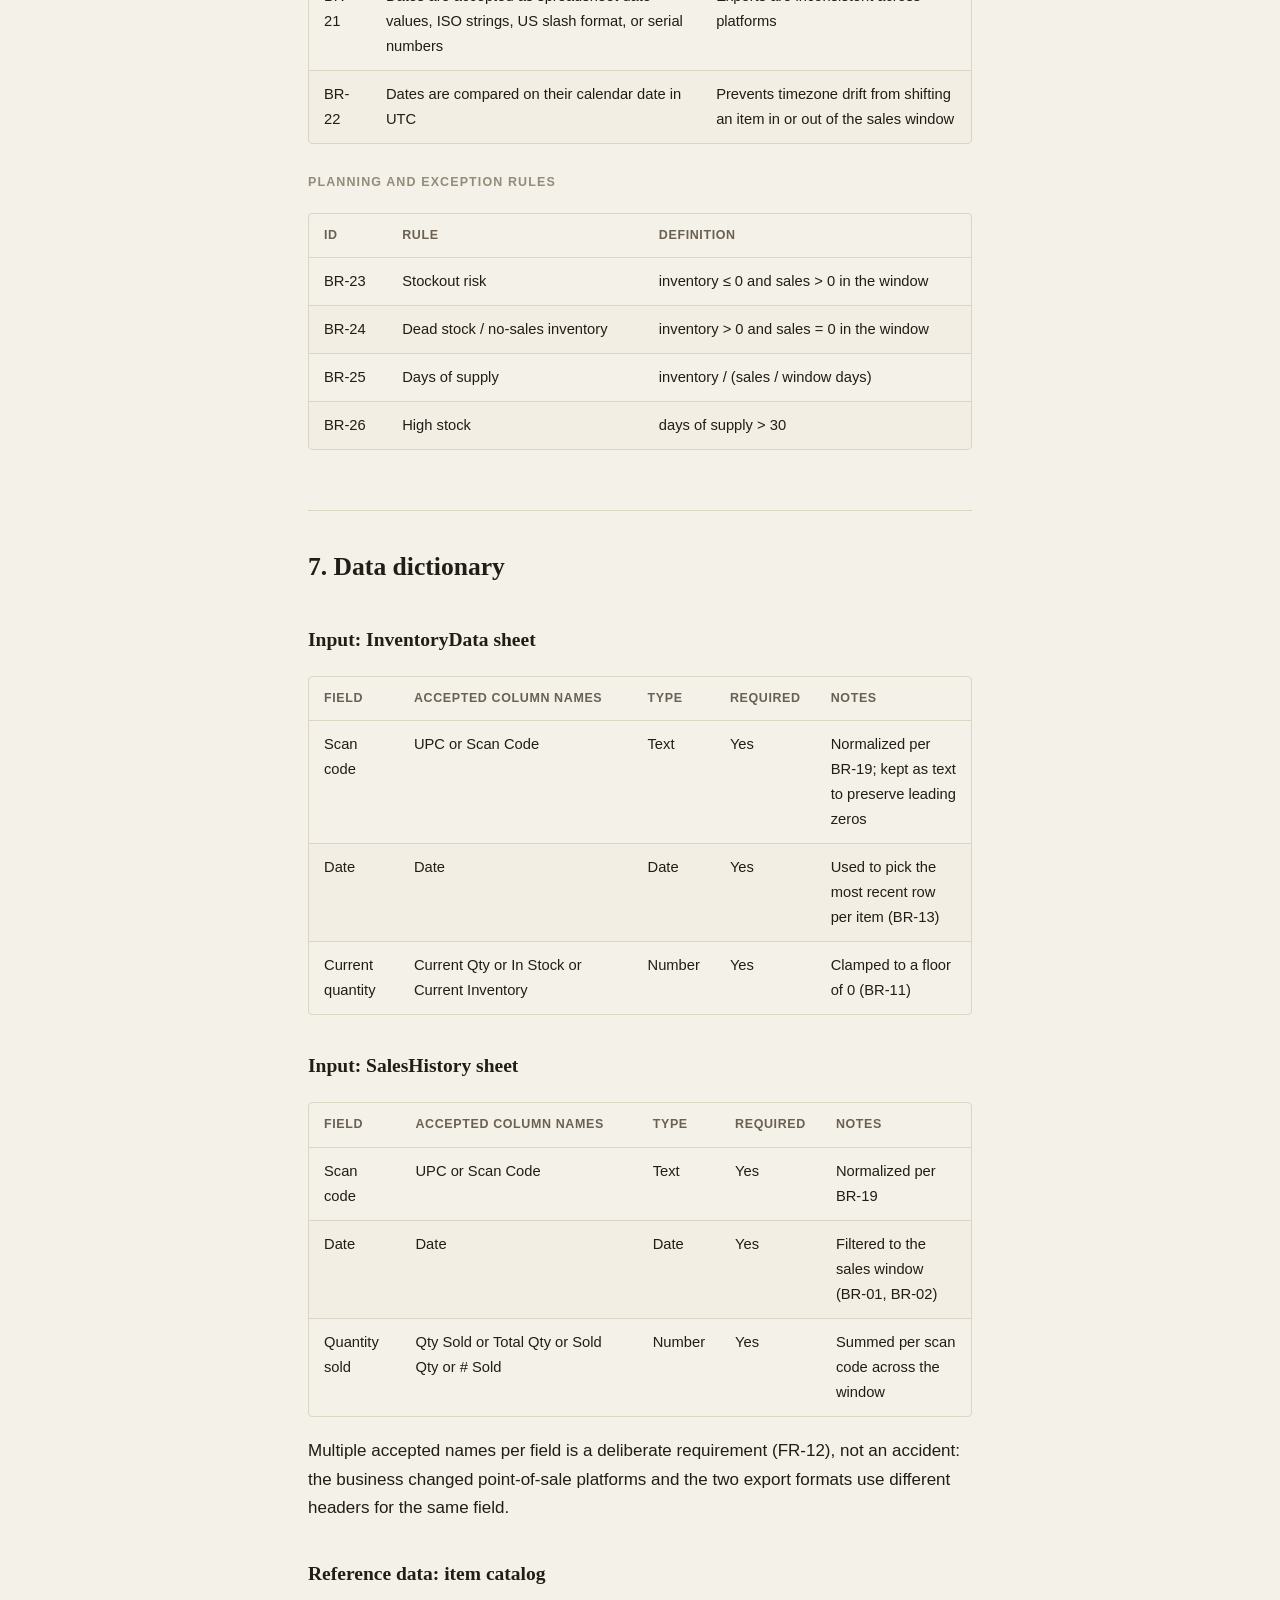
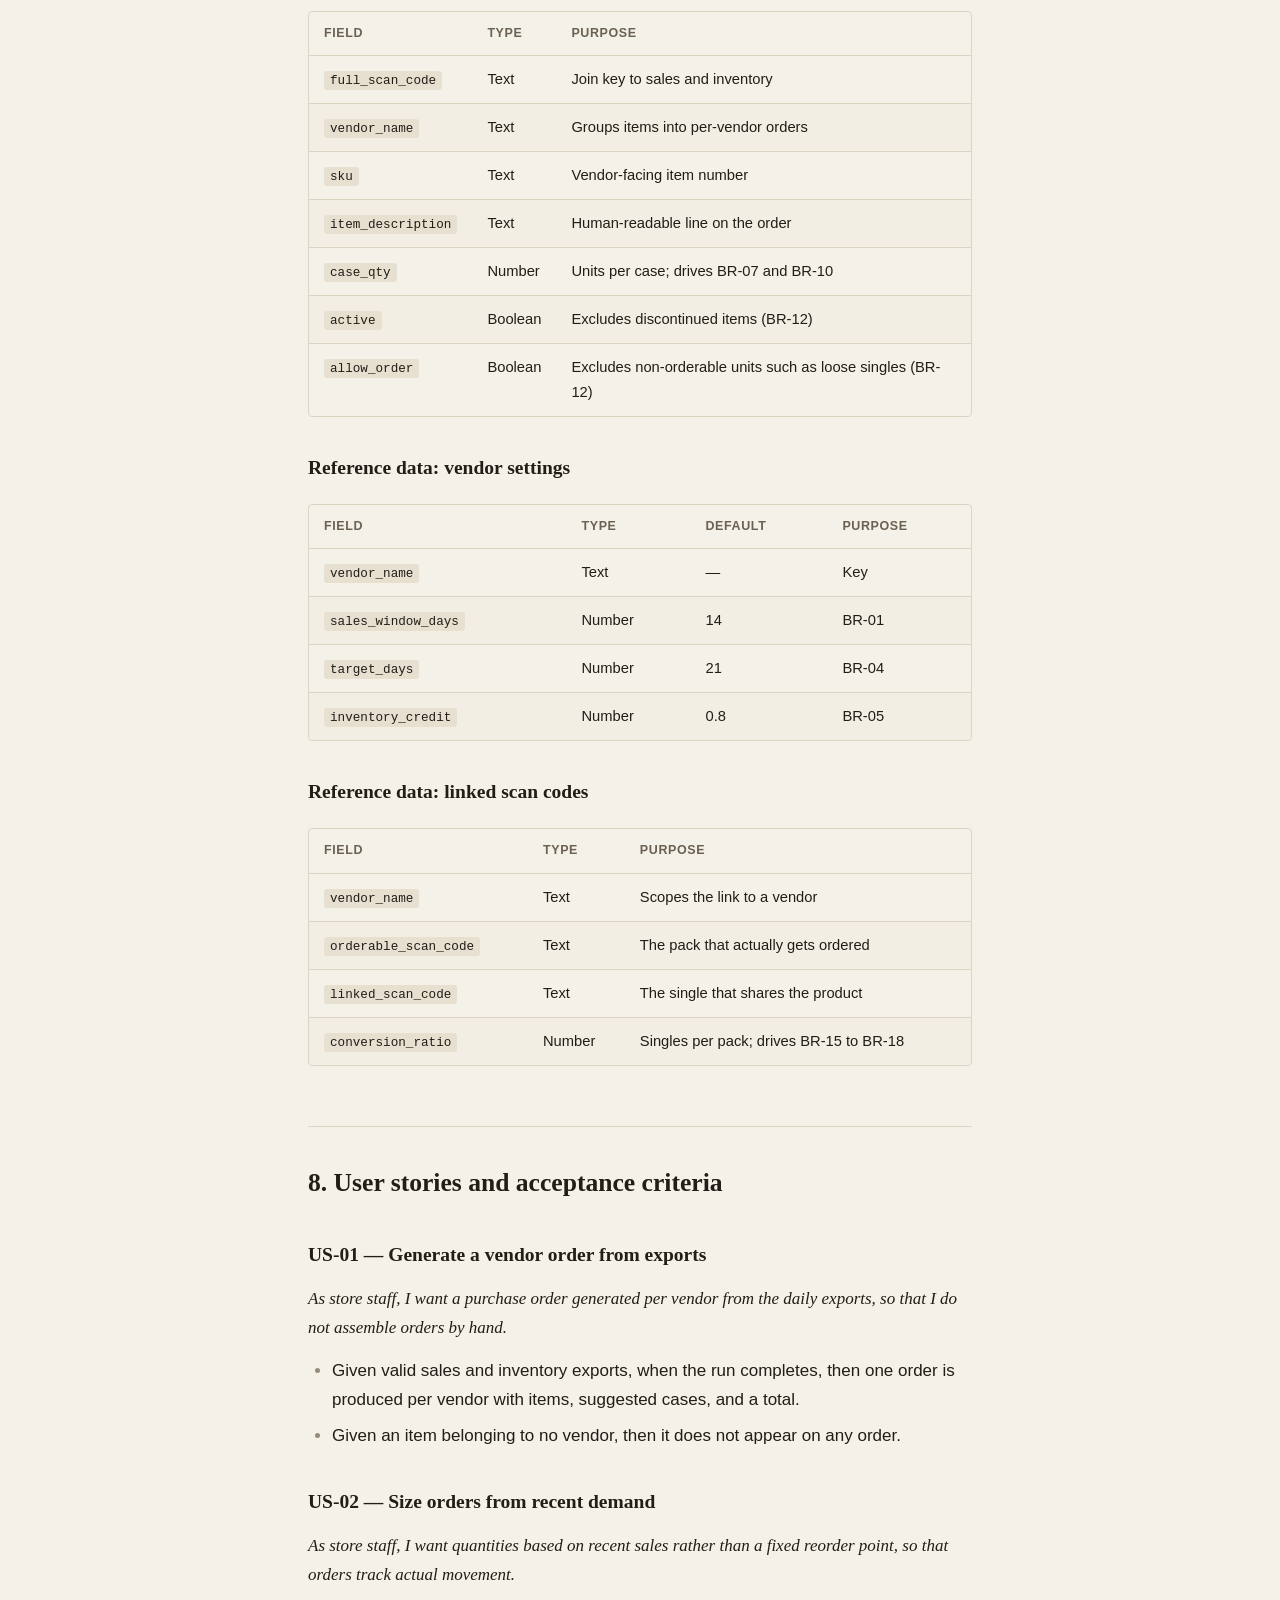
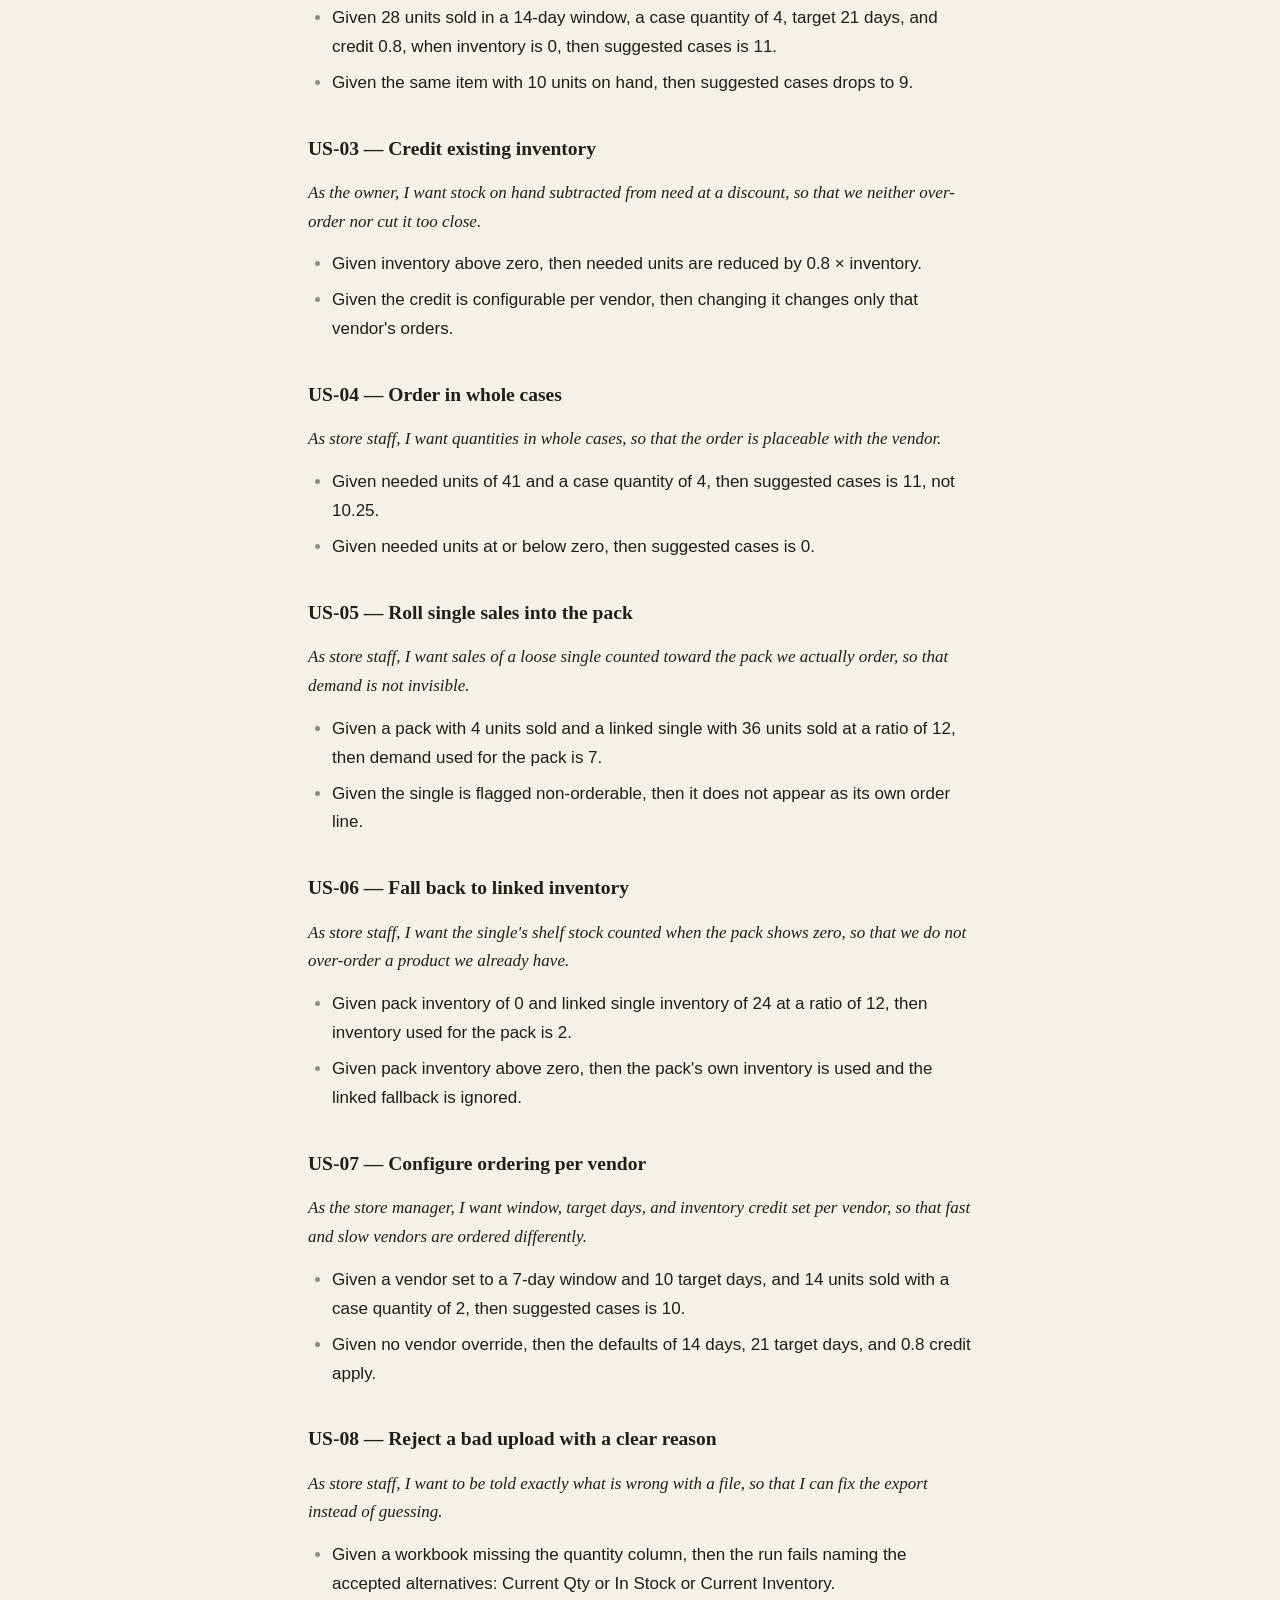
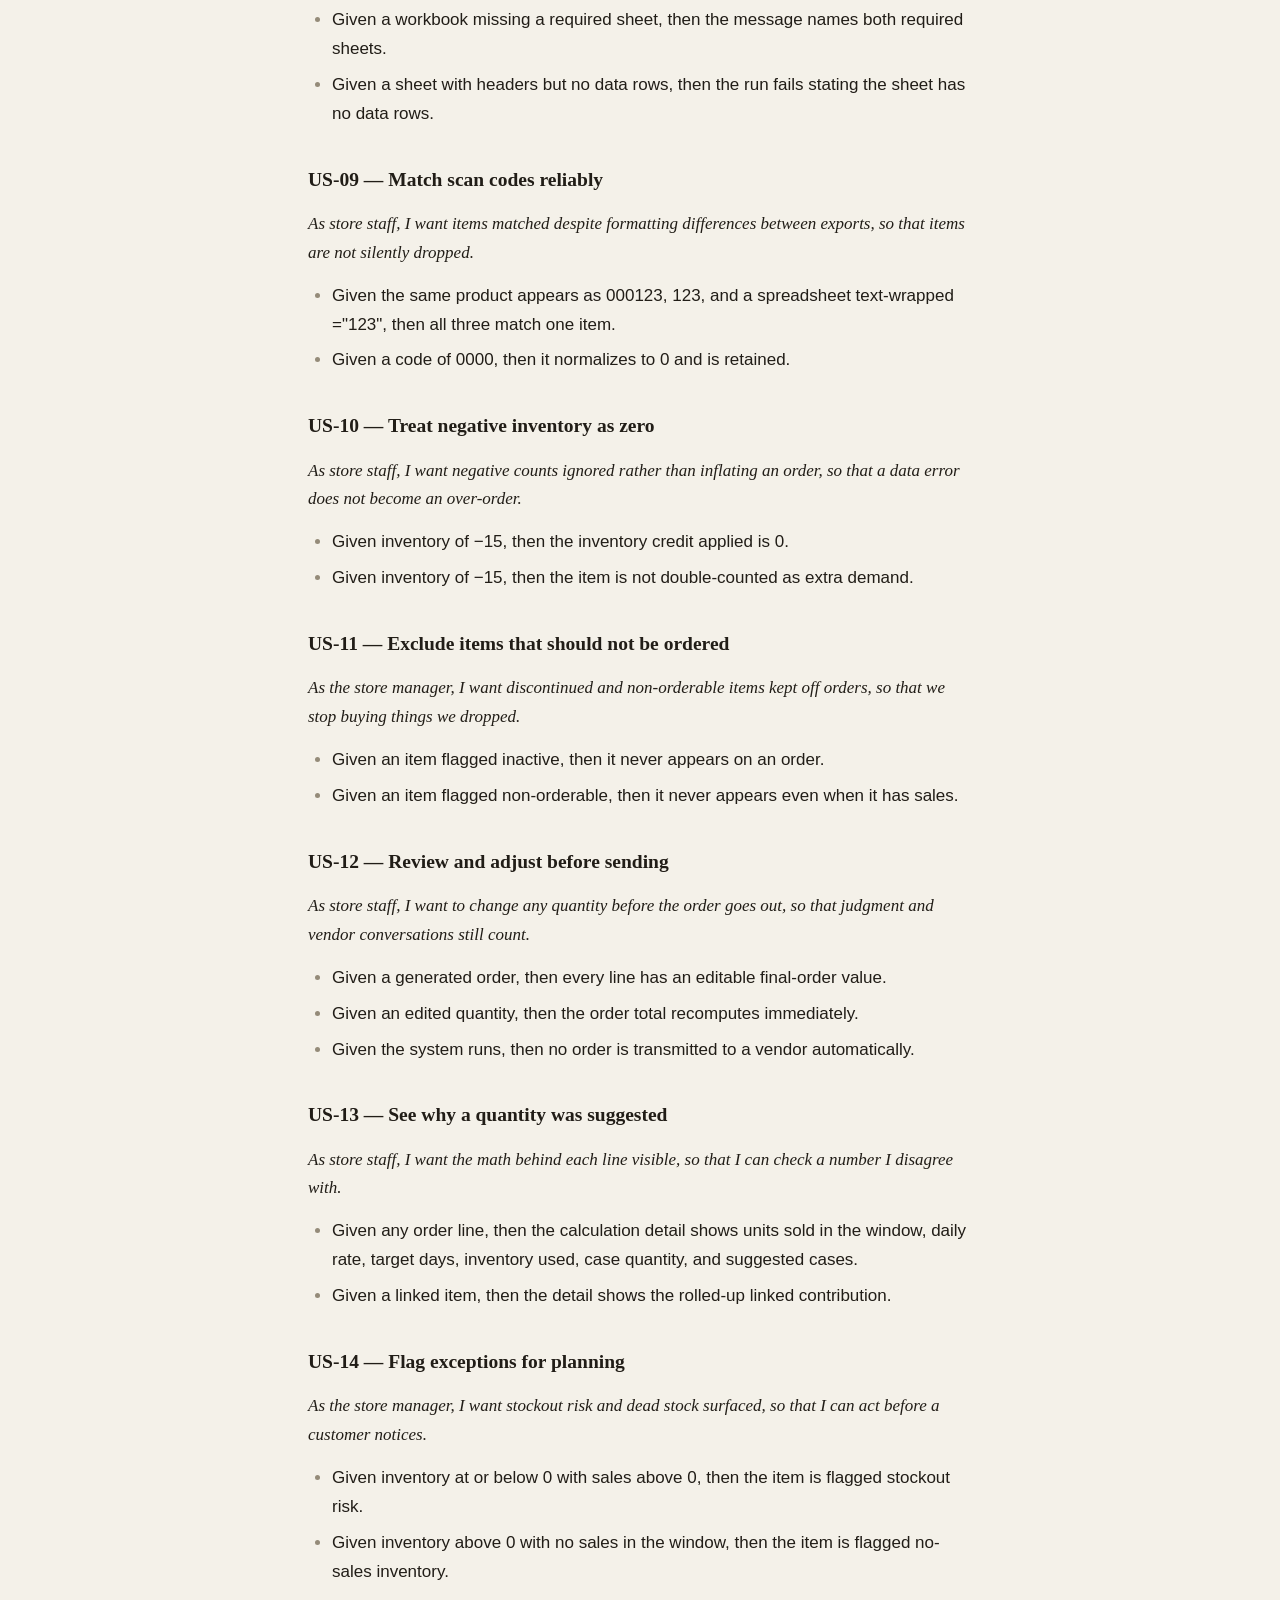
<file: projects/purchase-order-system.html>
<!DOCTYPE html>
<html lang="en">
<head>
<meta charset="utf-8">
<meta name="viewport" content="width=device-width, initial-scale=1">
<title>Purchase Order System: Business Analysis Case Study — Ishan Gupta</title>
<meta name="description" content="A business-analysis case study for a production purchase-order system used daily across two retail locations — problem, stakeholders, requirements, business rules, user stories, tests, rollout, and results.">
<link rel="stylesheet" href="../style.css">
</head>
<body>

<header class="topbar">
  <div class="wrap">
    <a href="../index.html" class="brand">Ishan Gupta</a>
    <nav>
      <a href="../index.html#projects">Projects</a>
      <a href="mailto:ishangupta2k@gmail.com">Email</a>
      <a href="https://github.com/ishangupta2k" target="_blank" rel="noopener">GitHub</a>
    </nav>
  </div>
</header>

<main class="article">
  <div class="wrap">
    <a href="../index.html#projects" class="backlink">← All projects</a>

    <div class="article-head">
      <h1>Purchase Order System: Business Analysis Case Study</h1>
      <div class="meta">Business Intelligence &amp; Automation · July 26, 2026</div>
      <div class="tags"><span class="tag">Data Analysis</span><span class="tag">Microsoft Excel</span><span class="tag">Jira</span><span class="tag">n8n</span><span class="tag">Automation</span></div>
      <p class="intro"><strong>What this is:</strong> a business-analysis case study for a production purchase-order system used daily across two retail locations. It documents the problem, stakeholders, current and future state, requirements, business rules, data mapping, user stories, test coverage, rollout, and measured results.</p>
      <div class="links">
        <a class="btn primary" href="https://demo-inventory-dashboard.vercel.app/" target="_blank" rel="noopener">Live demo ↗</a>
        <a class="btn" href="https://github.com/ishangupta2k/Demo-Inventory-Dashboard" target="_blank" rel="noopener">Source on GitHub ↗</a>
      </div>
    </div>

    <div class="prose">
      <p><strong>My role:</strong> business analyst and workflow owner. Problem definition, stakeholder elicitation, business rules, data mapping, acceptance criteria, test design, rollout, staff training, and post-launch support.</p>
      <div class="callout"><strong>Why you can trust the detail:</strong> every business rule and test case below is traceable to running code in a public repository. The demo engine's source states that the formula, linked-scan rollup, spreadsheet parsing, and column validation are copied verbatim from the private operational app, so the rules documented here are the rules that run in production. The 14 automated tests in section 9 can be cloned and run in under a minute.</div>
      <p><strong>Live demo:</strong> <a href="https://demo-inventory-dashboard.vercel.app/" target="_blank" rel="noopener">demo-inventory-dashboard.vercel.app</a> (sanitized sample data, no login)</p>

      <nav class="toc" aria-label="Contents">
        <ol>
          <li><a href="#s1">Business problem and scope</a></li>
          <li><a href="#s2">Stakeholders</a></li>
          <li><a href="#s3">Current state process</a></li>
          <li><a href="#s4">Future state process</a></li>
          <li><a href="#s5">Requirements</a></li>
          <li><a href="#s6">Business rules catalog</a></li>
          <li><a href="#s7">Data dictionary</a></li>
          <li><a href="#s8">User stories and acceptance criteria</a></li>
          <li><a href="#s9">Test approach and results</a></li>
          <li><a href="#s10">Known issues and accepted design decisions</a></li>
          <li><a href="#s11">Rollout and training</a></li>
          <li><a href="#s12">Results and limitations</a></li>
          <li><a href="#s13">Traceability</a></li>
        </ol>
      </nav>

      <h2 id="s1">1. Business problem and scope</h2>
      <h4>Problem statement</h4>
      <p>Daily vendor ordering across two retail locations was a manual spreadsheet process consuming roughly 6 hours per day of staff time. An order required a person to open a sales export, an inventory export, a vendor list, and an item master, then cross-reference case quantities and pack-to-single relationships by hand for each of roughly 20 vendors. The work was repetitive but not mechanical: suggested quantities still had to reflect how ordering actually worked in the store, so it could not simply be handed to a formula without encoding the store's real rules first.</p>
      <h4>Business impact of the current state</h4>
      <ul>
        <li>Staff hours consumed by data assembly rather than customer-facing work.</li>
        <li>Ordering errors from manual cross-referencing, particularly on items sold both as singles and as multi-packs.</li>
        <li>Inconsistent ordering between the two locations and between different people doing the task.</li>
        <li>No repeatable record of why a given quantity was ordered.</li>
      </ul>
      <h4>In scope</h4>
      <ul>
        <li>Daily purchase-order generation for 2 locations, roughly 20 vendors, and 5,000+ SKUs.</li>
        <li>Demand calculation from point-of-sale sales and inventory exports.</li>
        <li>Per-vendor ordering configuration.</li>
        <li>Pack and single (linked scan code) relationships.</li>
        <li>A human review and adjustment step before any order is placed.</li>
        <li>Support for two different export formats as the business migrated point-of-sale platforms.</li>
      </ul>
      <h4>Out of scope</h4>
      <ul>
        <li>Automatic order submission to vendors. Final ordering decisions stay with a person by design (see BR-14).</li>
        <li>Price, cost, or margin optimization.</li>
        <li>Physical inventory counting or cycle counts.</li>
        <li>Vendor contract or payment terms.</li>
      </ul>
      <h4>Success criteria</h4>
      <div class="table-scroll"><table>
        <thead><tr><th>ID</th><th>Criterion</th><th>Measure</th></tr></thead>
        <tbody>
          <tr><td>SC-1</td><td>Eliminate manual order assembly</td><td>Staff time on order building drops from roughly 6 hours per day to a review step</td></tr>
          <tr><td>SC-2</td><td>Every order is reviewable before use</td><td>100% of generated orders include a calculation detail sheet and an editable adjustment column</td></tr>
          <tr><td>SC-3</td><td>Pack and single items order correctly</td><td>Linked scan codes roll into one orderable item; no double-ordering of the same product</td></tr>
          <tr><td>SC-4</td><td>One workflow serves both stores</td><td>Same engine and rules run for both locations and both export formats without a rebuild</td></tr>
        </tbody>
      </table></div>

      <h2 id="s2">2. Stakeholders</h2>
      <div class="table-scroll"><table>
        <thead><tr><th>Stakeholder</th><th>Interest</th><th>How I engaged them</th></tr></thead>
        <tbody>
          <tr><td>Store staff (order preparers)</td><td>Wants less manual work; needs output they can trust and correct</td><td>Primary requirements source. Walked the existing process with them, drafted the rules from how they actually decided quantities, and had them review generated orders against what they would have ordered by hand</td></tr>
          <tr><td>Store manager</td><td>Wants consistent ordering across shifts and people</td><td>Reviewed the per-vendor settings and the review/approval step</td></tr>
          <tr><td>Business owner</td><td>Wants fewer stockouts and fewer ordering errors without losing control of spend</td><td>Approved the decision to keep final ordering manual rather than fully automatic</td></tr>
          <tr><td>Vendors (approx. 20)</td><td>Need clean, correctly formatted orders in their expected units</td><td>Constraint source: case quantities, orderable units, and vendor-specific ordering patterns</td></tr>
          <tr><td>Point-of-sale and back-office vendors</td><td>Own the export formats the system depends on</td><td>Coordinated during the platform migration; the parser had to accept both old and new column naming</td></tr>
        </tbody>
      </table></div>
      <h4>Key stakeholder conflict and resolution</h4>
      <p>Staff wanted the system to just place the orders. The owner wanted to keep spend under human control. Resolution: the system generates a complete, ready-to-send order plus a visible calculation detail sheet and an editable final-order column. Automation handles the assembly; the person keeps the decision. This became BR-14 and drove the review-screen requirement (FR-08).</p>

      <h2 id="s3">3. Current state process</h2>
      <ol>
        <li>Staff export a sales report from the point-of-sale system.</li>
        <li>Staff export a current inventory report.</li>
        <li>Staff open the vendor list and the item master to find which items belong to which vendor and what the case quantity is.</li>
        <li>For each vendor, staff scan for items that look low, estimate recent demand from memory or by reading the sales report, and subtract what is on the shelf.</li>
        <li>Staff manually handle items sold as both singles and multi-packs, deciding which one to order and converting between them.</li>
        <li>Staff assemble the order in a spreadsheet and send it to the vendor.</li>
      </ol>
      <div class="callout"><strong>Pain points identified:</strong> steps 3 through 5 are where the time and the errors concentrate. Step 5 is the single largest source of wrong orders, because the same physical product can appear under two different scan codes with different units.</div>
      <h4>Current-state data sources</h4>
      <div class="table-scroll"><table>
        <thead><tr><th>Source</th><th>Content</th><th>Problem it created</th></tr></thead>
        <tbody>
          <tr><td>Sales export</td><td>Units sold per scan code per date</td><td>Demand had to be eyeballed or hand-totaled per item</td></tr>
          <tr><td>Inventory export</td><td>Current quantity per scan code</td><td>Multiple rows per item over time; unclear which is current</td></tr>
          <tr><td>Item master</td><td>Vendor, description, case quantity, orderable flag</td><td>Lived separately from sales and inventory</td></tr>
          <tr><td>Linked scan mapping</td><td>Which single belongs to which pack, and the conversion ratio</td><td>Existed mostly in staff knowledge, not in a file</td></tr>
        </tbody>
      </table></div>

      <h2 id="s4">4. Future state process</h2>
      <ol>
        <li>Sales and inventory exports land in a watched location on a schedule.</li>
        <li>The engine normalizes scan codes, determines current inventory per item, and totals demand over a defined recent sales window.</li>
        <li>Linked single sales and inventory roll into the orderable pack using the conversion ratio.</li>
        <li>The order formula produces a suggested case quantity per item using per-vendor settings.</li>
        <li>The system writes a vendor workbook per vendor containing the suggested order, a calculation detail sheet, and an editable final-order column.</li>
        <li>Staff review, adjust where needed, and send.</li>
      </ol>
      <p><strong>Net change:</strong> staff move from assembling orders to reviewing them. The judgment step is preserved; the data assembly is not.</p>

      <h2 id="s5">5. Requirements</h2>
      <h4>Functional requirements</h4>
      <div class="table-scroll"><table>
        <thead><tr><th>ID</th><th>Requirement</th><th>Priority</th></tr></thead>
        <tbody>
          <tr><td>FR-01</td><td>Generate a purchase order per vendor from sales and inventory exports</td><td>Must</td></tr>
          <tr><td>FR-02</td><td>Calculate suggested order quantity from recent demand, target coverage, and current inventory</td><td>Must</td></tr>
          <tr><td>FR-03</td><td>Express suggested quantities in whole cases, never partial cases</td><td>Must</td></tr>
          <tr><td>FR-04</td><td>Roll linked single-unit sales and inventory into the orderable pack item</td><td>Must</td></tr>
          <tr><td>FR-05</td><td>Accept per-vendor ordering settings rather than one global setting</td><td>Must</td></tr>
          <tr><td>FR-06</td><td>Validate uploaded workbooks and reject them with a specific, actionable message</td><td>Must</td></tr>
          <tr><td>FR-07</td><td>Produce a calculation detail view showing how each quantity was derived</td><td>Must</td></tr>
          <tr><td>FR-08</td><td>Provide an editable final-order column so staff can adjust before sending</td><td>Must</td></tr>
          <tr><td>FR-09</td><td>Export the reviewed order to CSV and to a vendor-ready workbook</td><td>Must</td></tr>
          <tr><td>FR-10</td><td>Exclude inactive and non-orderable items from generated orders</td><td>Must</td></tr>
          <tr><td>FR-11</td><td>Surface stockout risk, dead stock, and days of supply for planning</td><td>Should</td></tr>
          <tr><td>FR-12</td><td>Accept both legacy and current export column names during platform migration</td><td>Should</td></tr>
        </tbody>
      </table></div>
      <h4>Non-functional requirements</h4>
      <div class="table-scroll"><table>
        <thead><tr><th>ID</th><th>Requirement</th><th>Rationale</th></tr></thead>
        <tbody>
          <tr><td>NFR-01</td><td>Run unattended on a daily schedule</td><td>Order prep happens before staff arrive</td></tr>
          <tr><td>NFR-02</td><td>Public demo must run with no backend, no database, and no login</td><td>So the system can be shown publicly without exposing business data</td></tr>
          <tr><td>NFR-03</td><td>Uploaded files in the demo stay in browser memory and are never transmitted</td><td>Privacy requirement for public sharing</td></tr>
          <tr><td>NFR-04</td><td>Deterministic output: identical input produces identical order</td><td>Staff must be able to trust and re-verify a number</td></tr>
          <tr><td>NFR-05</td><td>Rules must be unit-testable independently of the spreadsheet layer</td><td>So a rule change can be verified without a full run</td></tr>
        </tbody>
      </table></div>

      <h2 id="s6">6. Business rules catalog</h2>
      <p>These are the operative rules, with their production default values.</p>
      <h4>Demand and order sizing</h4>
      <div class="table-scroll"><table>
        <thead><tr><th>ID</th><th>Rule</th><th>Value / logic</th></tr></thead>
        <tbody>
          <tr><td>BR-01</td><td>Demand is measured over a recent sales window, not all history</td><td>Default 14 days, configurable per vendor</td></tr>
          <tr><td>BR-02</td><td>The sales window ends on the most recent date present in the file, not today's date</td><td>Prevents a stale export from understating demand</td></tr>
          <tr><td>BR-03</td><td>Daily sales rate</td><td>units sold in window / window days</td></tr>
          <tr><td>BR-04</td><td>Target coverage: how many days of supply an order should reach</td><td>Default 21 days, configurable per vendor</td></tr>
          <tr><td>BR-05</td><td>Existing inventory is credited against need at a discount, not at face value</td><td>Default credit factor 0.8</td></tr>
          <tr><td>BR-06</td><td>Needed units</td><td>daily rate × target days − (credit factor × inventory)</td></tr>
          <tr><td>BR-07</td><td>Suggested cases, always rounded up to a whole case</td><td>ceil(needed units / case quantity)</td></tr>
          <tr><td>BR-08</td><td>If needed units is zero or negative, order nothing</td><td>Suggested cases = 0</td></tr>
        </tbody>
      </table></div>
      <p>The formula in one line:</p>
      <pre><code>dailyRate      = salesUsed / salesWindowDays
neededUnits    = dailyRate * targetDays - inventoryCredit * max(0, inventory)
suggestedCases = neededUnits &gt; 0 ? ceil(neededUnits / caseQty) : 0</code></pre>
      <h4>Guards and exclusions</h4>
      <div class="table-scroll"><table>
        <thead><tr><th>ID</th><th>Rule</th><th>Reason</th></tr></thead>
        <tbody>
          <tr><td>BR-09</td><td>Items with less than 1 unit sold in the window are not ordered</td><td>No demand signal; avoids restocking dead items automatically</td></tr>
          <tr><td>BR-10</td><td>Items with a missing or zero case quantity are not ordered</td><td>The order cannot be sized; requires master-data correction instead of a guess</td></tr>
          <tr><td>BR-11</td><td>Negative inventory is treated as zero, never as extra need</td><td>Negative counts are a data error, not real demand</td></tr>
          <tr><td>BR-12</td><td>Only items flagged active and orderable appear on an order</td><td>Discontinued items and non-orderable singles are excluded</td></tr>
          <tr><td>BR-13</td><td>Current inventory for an item is taken from its most recent dated row</td><td>Exports contain multiple rows per item over time</td></tr>
          <tr><td>BR-14</td><td>The system never places an order; it prepares one for review</td><td>Owner retains control of spend</td></tr>
        </tbody>
      </table></div>
      <h4>Pack and single (linked scan code) rules</h4>
      <div class="table-scroll"><table>
        <thead><tr><th>ID</th><th>Rule</th><th>Logic</th></tr></thead>
        <tbody>
          <tr><td>BR-15</td><td>Sales of a linked single roll into the orderable pack, converted by ratio</td><td>linkedSales / conversionRatio added to pack demand</td></tr>
          <tr><td>BR-16</td><td>Total demand for a pack is its own sales plus converted linked sales</td><td>directSales + linkedSales/ratio</td></tr>
          <tr><td>BR-17</td><td>Inventory precedence: use the pack's own inventory when it exists and is above zero</td><td>Otherwise fall back to converted linked inventory</td></tr>
          <tr><td>BR-18</td><td>Linked inventory fallback conversion</td><td>linkedInventory / conversionRatio</td></tr>
        </tbody>
      </table></div>
      <div class="callout"><strong>Why BR-15 to BR-18 exist:</strong> the same physical product can be sold as a single and ordered as a pack, under two different scan codes. Without these rules the system would either miss demand entirely (single sales invisible to the pack) or double-order (both codes ordered separately). This was the largest source of manual error in the current-state process.</div>
      <h4>Data normalization</h4>
      <div class="table-scroll"><table>
        <thead><tr><th>ID</th><th>Rule</th><th>Logic</th></tr></thead>
        <tbody>
          <tr><td>BR-19</td><td>Scan codes are normalized before any matching</td><td>Strip spreadsheet text wrappers, remove non-digits, strip leading zeros</td></tr>
          <tr><td>BR-20</td><td>An all-zero scan code normalizes to 0 rather than empty</td><td>Preserves a real, if unusual, code</td></tr>
          <tr><td>BR-21</td><td>Dates are accepted as spreadsheet date values, ISO strings, US slash format, or serial numbers</td><td>Exports are inconsistent across platforms</td></tr>
          <tr><td>BR-22</td><td>Dates are compared on their calendar date in UTC</td><td>Prevents timezone drift from shifting an item in or out of the sales window</td></tr>
        </tbody>
      </table></div>
      <h4>Planning and exception rules</h4>
      <div class="table-scroll"><table>
        <thead><tr><th>ID</th><th>Rule</th><th>Definition</th></tr></thead>
        <tbody>
          <tr><td>BR-23</td><td>Stockout risk</td><td>inventory ≤ 0 and sales &gt; 0 in the window</td></tr>
          <tr><td>BR-24</td><td>Dead stock / no-sales inventory</td><td>inventory &gt; 0 and sales = 0 in the window</td></tr>
          <tr><td>BR-25</td><td>Days of supply</td><td>inventory / (sales / window days)</td></tr>
          <tr><td>BR-26</td><td>High stock</td><td>days of supply &gt; 30</td></tr>
        </tbody>
      </table></div>

      <h2 id="s7">7. Data dictionary</h2>
      <h3>Input: InventoryData sheet</h3>
      <div class="table-scroll"><table>
        <thead><tr><th>Field</th><th>Accepted column names</th><th>Type</th><th>Required</th><th>Notes</th></tr></thead>
        <tbody>
          <tr><td>Scan code</td><td>UPC or Scan Code</td><td>Text</td><td>Yes</td><td>Normalized per BR-19; kept as text to preserve leading zeros</td></tr>
          <tr><td>Date</td><td>Date</td><td>Date</td><td>Yes</td><td>Used to pick the most recent row per item (BR-13)</td></tr>
          <tr><td>Current quantity</td><td>Current Qty or In Stock or Current Inventory</td><td>Number</td><td>Yes</td><td>Clamped to a floor of 0 (BR-11)</td></tr>
        </tbody>
      </table></div>
      <h3>Input: SalesHistory sheet</h3>
      <div class="table-scroll"><table>
        <thead><tr><th>Field</th><th>Accepted column names</th><th>Type</th><th>Required</th><th>Notes</th></tr></thead>
        <tbody>
          <tr><td>Scan code</td><td>UPC or Scan Code</td><td>Text</td><td>Yes</td><td>Normalized per BR-19</td></tr>
          <tr><td>Date</td><td>Date</td><td>Date</td><td>Yes</td><td>Filtered to the sales window (BR-01, BR-02)</td></tr>
          <tr><td>Quantity sold</td><td>Qty Sold or Total Qty or Sold Qty or # Sold</td><td>Number</td><td>Yes</td><td>Summed per scan code across the window</td></tr>
        </tbody>
      </table></div>
      <p>Multiple accepted names per field is a deliberate requirement (FR-12), not an accident: the business changed point-of-sale platforms and the two export formats use different headers for the same field.</p>
      <h3>Reference data: item catalog</h3>
      <div class="table-scroll"><table>
        <thead><tr><th>Field</th><th>Type</th><th>Purpose</th></tr></thead>
        <tbody>
          <tr><td><code>full_scan_code</code></td><td>Text</td><td>Join key to sales and inventory</td></tr>
          <tr><td><code>vendor_name</code></td><td>Text</td><td>Groups items into per-vendor orders</td></tr>
          <tr><td><code>sku</code></td><td>Text</td><td>Vendor-facing item number</td></tr>
          <tr><td><code>item_description</code></td><td>Text</td><td>Human-readable line on the order</td></tr>
          <tr><td><code>case_qty</code></td><td>Number</td><td>Units per case; drives BR-07 and BR-10</td></tr>
          <tr><td><code>active</code></td><td>Boolean</td><td>Excludes discontinued items (BR-12)</td></tr>
          <tr><td><code>allow_order</code></td><td>Boolean</td><td>Excludes non-orderable units such as loose singles (BR-12)</td></tr>
        </tbody>
      </table></div>
      <h3>Reference data: vendor settings</h3>
      <div class="table-scroll"><table>
        <thead><tr><th>Field</th><th>Type</th><th>Default</th><th>Purpose</th></tr></thead>
        <tbody>
          <tr><td><code>vendor_name</code></td><td>Text</td><td>—</td><td>Key</td></tr>
          <tr><td><code>sales_window_days</code></td><td>Number</td><td>14</td><td>BR-01</td></tr>
          <tr><td><code>target_days</code></td><td>Number</td><td>21</td><td>BR-04</td></tr>
          <tr><td><code>inventory_credit</code></td><td>Number</td><td>0.8</td><td>BR-05</td></tr>
        </tbody>
      </table></div>
      <h3>Reference data: linked scan codes</h3>
      <div class="table-scroll"><table>
        <thead><tr><th>Field</th><th>Type</th><th>Purpose</th></tr></thead>
        <tbody>
          <tr><td><code>vendor_name</code></td><td>Text</td><td>Scopes the link to a vendor</td></tr>
          <tr><td><code>orderable_scan_code</code></td><td>Text</td><td>The pack that actually gets ordered</td></tr>
          <tr><td><code>linked_scan_code</code></td><td>Text</td><td>The single that shares the product</td></tr>
          <tr><td><code>conversion_ratio</code></td><td>Number</td><td>Singles per pack; drives BR-15 to BR-18</td></tr>
        </tbody>
      </table></div>

      <h2 id="s8">8. User stories and acceptance criteria</h2>

      <h3>US-01 — Generate a vendor order from exports</h3>
      <p><em>As store staff, I want a purchase order generated per vendor from the daily exports, so that I do not assemble orders by hand.</em></p>
      <ul>
        <li>Given valid sales and inventory exports, when the run completes, then one order is produced per vendor with items, suggested cases, and a total.</li>
        <li>Given an item belonging to no vendor, then it does not appear on any order.</li>
      </ul>

      <h3>US-02 — Size orders from recent demand</h3>
      <p><em>As store staff, I want quantities based on recent sales rather than a fixed reorder point, so that orders track actual movement.</em></p>
      <ul>
        <li>Given 28 units sold in a 14-day window, a case quantity of 4, target 21 days, and credit 0.8, when inventory is 0, then suggested cases is 11.</li>
        <li>Given the same item with 10 units on hand, then suggested cases drops to 9.</li>
      </ul>

      <h3>US-03 — Credit existing inventory</h3>
      <p><em>As the owner, I want stock on hand subtracted from need at a discount, so that we neither over-order nor cut it too close.</em></p>
      <ul>
        <li>Given inventory above zero, then needed units are reduced by 0.8 × inventory.</li>
        <li>Given the credit is configurable per vendor, then changing it changes only that vendor's orders.</li>
      </ul>

      <h3>US-04 — Order in whole cases</h3>
      <p><em>As store staff, I want quantities in whole cases, so that the order is placeable with the vendor.</em></p>
      <ul>
        <li>Given needed units of 41 and a case quantity of 4, then suggested cases is 11, not 10.25.</li>
        <li>Given needed units at or below zero, then suggested cases is 0.</li>
      </ul>

      <h3>US-05 — Roll single sales into the pack</h3>
      <p><em>As store staff, I want sales of a loose single counted toward the pack we actually order, so that demand is not invisible.</em></p>
      <ul>
        <li>Given a pack with 4 units sold and a linked single with 36 units sold at a ratio of 12, then demand used for the pack is 7.</li>
        <li>Given the single is flagged non-orderable, then it does not appear as its own order line.</li>
      </ul>

      <h3>US-06 — Fall back to linked inventory</h3>
      <p><em>As store staff, I want the single's shelf stock counted when the pack shows zero, so that we do not over-order a product we already have.</em></p>
      <ul>
        <li>Given pack inventory of 0 and linked single inventory of 24 at a ratio of 12, then inventory used for the pack is 2.</li>
        <li>Given pack inventory above zero, then the pack's own inventory is used and the linked fallback is ignored.</li>
      </ul>

      <h3>US-07 — Configure ordering per vendor</h3>
      <p><em>As the store manager, I want window, target days, and inventory credit set per vendor, so that fast and slow vendors are ordered differently.</em></p>
      <ul>
        <li>Given a vendor set to a 7-day window and 10 target days, and 14 units sold with a case quantity of 2, then suggested cases is 10.</li>
        <li>Given no vendor override, then the defaults of 14 days, 21 target days, and 0.8 credit apply.</li>
      </ul>

      <h3>US-08 — Reject a bad upload with a clear reason</h3>
      <p><em>As store staff, I want to be told exactly what is wrong with a file, so that I can fix the export instead of guessing.</em></p>
      <ul>
        <li>Given a workbook missing the quantity column, then the run fails naming the accepted alternatives: Current Qty or In Stock or Current Inventory.</li>
        <li>Given a workbook missing a required sheet, then the message names both required sheets.</li>
        <li>Given a sheet with headers but no data rows, then the run fails stating the sheet has no data rows.</li>
      </ul>

      <h3>US-09 — Match scan codes reliably</h3>
      <p><em>As store staff, I want items matched despite formatting differences between exports, so that items are not silently dropped.</em></p>
      <ul>
        <li>Given the same product appears as 000123, 123, and a spreadsheet text-wrapped ="123", then all three match one item.</li>
        <li>Given a code of 0000, then it normalizes to 0 and is retained.</li>
      </ul>

      <h3>US-10 — Treat negative inventory as zero</h3>
      <p><em>As store staff, I want negative counts ignored rather than inflating an order, so that a data error does not become an over-order.</em></p>
      <ul>
        <li>Given inventory of −15, then the inventory credit applied is 0.</li>
        <li>Given inventory of −15, then the item is not double-counted as extra demand.</li>
      </ul>

      <h3>US-11 — Exclude items that should not be ordered</h3>
      <p><em>As the store manager, I want discontinued and non-orderable items kept off orders, so that we stop buying things we dropped.</em></p>
      <ul>
        <li>Given an item flagged inactive, then it never appears on an order.</li>
        <li>Given an item flagged non-orderable, then it never appears even when it has sales.</li>
      </ul>

      <h3>US-12 — Review and adjust before sending</h3>
      <p><em>As store staff, I want to change any quantity before the order goes out, so that judgment and vendor conversations still count.</em></p>
      <ul>
        <li>Given a generated order, then every line has an editable final-order value.</li>
        <li>Given an edited quantity, then the order total recomputes immediately.</li>
        <li>Given the system runs, then no order is transmitted to a vendor automatically.</li>
      </ul>

      <h3>US-13 — See why a quantity was suggested</h3>
      <p><em>As store staff, I want the math behind each line visible, so that I can check a number I disagree with.</em></p>
      <ul>
        <li>Given any order line, then the calculation detail shows units sold in the window, daily rate, target days, inventory used, case quantity, and suggested cases.</li>
        <li>Given a linked item, then the detail shows the rolled-up linked contribution.</li>
      </ul>

      <h3>US-14 — Flag exceptions for planning</h3>
      <p><em>As the store manager, I want stockout risk and dead stock surfaced, so that I can act before a customer notices.</em></p>
      <ul>
        <li>Given inventory at or below 0 with sales above 0, then the item is flagged stockout risk.</li>
        <li>Given inventory above 0 with no sales in the window, then the item is flagged no-sales inventory.</li>
        <li>Given days of supply above 30, then the item is flagged high stock.</li>
      </ul>

      <h3>US-15 — Export the reviewed order</h3>
      <p><em>As store staff, I want the final order exported in a vendor-ready format, so that I can send it without retyping.</em></p>
      <ul>
        <li>Given a reviewed order, then it exports to CSV and to a vendor workbook.</li>
        <li>Given adjustments were made, then the export reflects the adjusted values, not the original suggestions.</li>
      </ul>

      <h2 id="s9">9. Test approach and results</h2>
      <h4>Approach</h4>
      <p>The order rules were deliberately built to be testable without the spreadsheet layer (NFR-05), so a rule change can be verified in seconds rather than by a full production run. Testing ran at three levels:</p>
      <ol>
        <li>Automated rule tests on the formula, rollup, parsing, validation, and analytics rules.</li>
        <li>Comparison against staff-prepared orders during acceptance: generated orders were reviewed against what staff would have ordered manually, and disagreements were traced back to a rule and either corrected or accepted with a reason.</li>
        <li>Live operation on real daily exports before staff were asked to rely on the output.</li>
      </ol>
      <h4>Automated test results</h4>
      <p>14 automated tests, 14 passing. Verifiable by cloning <a href="https://github.com/ishangupta2k/Demo-Inventory-Dashboard" target="_blank" rel="noopener">github.com/ishangupta2k/Demo-Inventory-Dashboard</a> and running <code>node --test lib/engine.test.mjs lib/analysis.test.mjs</code>.</p>
      <div class="table-scroll"><table>
        <thead><tr><th>ID</th><th>Test case</th><th>Rules covered</th><th>Result</th></tr></thead>
        <tbody>
          <tr><td>TC-01</td><td>Base order formula: 28 units / 14 days, case 4, target 21, credit 0.8 → 11 cases</td><td>BR-03 to BR-07</td><td>Pass</td></tr>
          <tr><td>TC-02</td><td>Inventory credit reduces the order: same item with 10 on hand → 9 cases</td><td>BR-05, BR-06</td><td>Pass</td></tr>
          <tr><td>TC-03</td><td>No sales in window → 0 cases</td><td>BR-09</td><td>Pass</td></tr>
          <tr><td>TC-04</td><td>Missing case quantity → 0 cases, order blocked</td><td>BR-10</td><td>Pass</td></tr>
          <tr><td>TC-05</td><td>Per-vendor window: 7-day window, target 10, 14 units, case 2 → 10 cases</td><td>BR-01, BR-04</td><td>Pass</td></tr>
          <tr><td>TC-06</td><td>Linked single sales roll into the orderable pack (4 + 36/12 = 7)</td><td>BR-15, BR-16</td><td>Pass</td></tr>
          <tr><td>TC-07</td><td>Linked inventory fallback when pack inventory is zero (24/12 = 2)</td><td>BR-17, BR-18</td><td>Pass</td></tr>
          <tr><td>TC-08</td><td>Spreadsheet date values keep their UTC calendar date</td><td>BR-21, BR-22</td><td>Pass</td></tr>
          <tr><td>TC-09</td><td>Upload missing a required column is rejected naming the alternatives</td><td>FR-06, US-08</td><td>Pass</td></tr>
          <tr><td>TC-10</td><td>Catalog join: 168 linked singles at ratio 12 over 14 days → 2 cases, and only the orderable pack appears</td><td>BR-12, BR-15, US-05, US-11</td><td>Pass</td></tr>
          <tr><td>TC-11</td><td>Headline totals are plain sums of the underlying rows</td><td>FR-11</td><td>Pass</td></tr>
          <tr><td>TC-12</td><td>Stockout risk = inventory ≤ 0 and sales &gt; 0</td><td>BR-23</td><td>Pass</td></tr>
          <tr><td>TC-13</td><td>No-sales inventory = inventory &gt; 0 and sales = 0</td><td>BR-24</td><td>Pass</td></tr>
          <tr><td>TC-14</td><td>Days of supply and the 30-day high-stock threshold</td><td>BR-25, BR-26</td><td>Pass</td></tr>
          <tr><td>TC-15</td><td>Top sellers ordered by units sold, highest first</td><td>FR-11</td><td>Pass</td></tr>
          <tr><td>TC-16</td><td>Vendor summary aggregates sales, inventory, and the order</td><td>FR-11</td><td>Pass</td></tr>
          <tr><td>TC-17</td><td>Daily sales trend fills every day in the window, including zero days</td><td>FR-11</td><td>Pass</td></tr>
        </tbody>
      </table></div>
      <p style="color:var(--muted);font-size:.9rem;">TC-01 through TC-04 are assertions within a single formula test; the 17 test cases above map to 14 automated test blocks across two suites.</p>

      <h2 id="s10">10. Known issues and accepted design decisions</h2>
      <p>Documented deliberately, because each one is a real limit a reviewer should know about.</p>
      <div class="table-scroll"><table>
        <thead><tr><th>ID</th><th>Issue or decision</th><th>Status</th><th>Reasoning</th></tr></thead>
        <tbody>
          <tr><td>ID-01</td><td>Items with no sales history are never auto-ordered, so genuinely new items must be ordered manually the first time</td><td>Accepted</td><td>BR-09 protects against restocking dead inventory. The cost is a manual first order for new items, which staff already expected to place</td></tr>
          <tr><td>ID-02</td><td>Linked inventory is a fallback, not a sum. If a pack has 1 unit on hand and its linked single has 24, the pack's own count wins</td><td>Accepted</td><td>Summing them would double-count the same physical stock. The fallback is the safer of the two errors</td></tr>
          <tr><td>ID-03</td><td>Missing or zero case quantity silently produces no order for that item rather than an error</td><td>Accepted with mitigation</td><td>Blocking the whole run over one bad master-data row was worse. Mitigation: the item is visible in the calculation detail as zero, which surfaces the master-data gap</td></tr>
          <tr><td>ID-04</td><td>The sales window ends on the newest date in the file, so a stale export produces a stale order</td><td>Accepted</td><td>Deliberate over using today's date, which would silently understate demand when an export is late. Detectable by staff from the dates on the detail sheet</td></tr>
          <tr><td>ID-05</td><td>Negative inventory is clamped to zero rather than reported as an exception</td><td>Known gap</td><td>Prevents bad orders but does not fix the underlying count error. A negative-inventory exception report is the logical next iteration</td></tr>
          <tr><td>ID-06</td><td>No formal before/after stockout measurement was captured</td><td>Known gap</td><td>See section 12. The business did not track stockout rates before the change, so the improvement is real but not quantified</td></tr>
        </tbody>
      </table></div>

      <h2 id="s11">11. Rollout and training</h2>
      <h4>Approach</h4>
      <p>Phased, with the manual process kept available throughout. Nobody was asked to trust generated output before it had been checked against their own.</p>
      <ol>
        <li><strong>Parallel run.</strong> Orders were generated and compared against staff-prepared orders. Differences were traced to a specific rule, then either the rule was corrected or the difference was accepted with a documented reason.</li>
        <li><strong>Rule tuning.</strong> Per-vendor window, target days, and inventory credit were adjusted from the defaults where a vendor's ordering pattern justified it.</li>
        <li><strong>Review-first cutover.</strong> Staff moved to reviewing generated orders, with the manual path still available as a fallback.</li>
        <li><strong>Second location.</strong> The same engine and rules were extended to the second store, then to the newer export format during the platform migration.</li>
      </ol>
      <h4>Training and documentation</h4>
      <ul>
        <li>Walkthrough of the review screen and the calculation detail sheet, focused on how to disagree with a number rather than on the tool's features. Staff needed to know what to check, not what to click.</li>
        <li>Written runbooks for the daily workflow, including what a normal run looks like and how to spot an abnormal one.</li>
        <li>Known-issue documentation covering the items in section 10, so a surprise had a written explanation.</li>
        <li>Post-launch support for rule changes as vendors and product mixes changed.</li>
      </ul>
      <h4>Adoption</h4>
      <p>The workflow is used daily by everyone at the business who needs it. Ordering has not reverted to the manual process.</p>

      <h2 id="s12">12. Results and limitations</h2>
      <h4>Results</h4>
      <div class="table-scroll"><table>
        <thead><tr><th>Outcome</th><th>Detail</th></tr></thead>
        <tbody>
          <tr><td>Manual order-building time eliminated</td><td>Roughly 6 hours per day of assembly replaced by a review step</td></tr>
          <tr><td>Daily output</td><td>Approximately 20 vendor-ready purchase orders per day, prepared for staff review</td></tr>
          <tr><td>Coverage</td><td>2 locations, roughly 20 vendors, 5,000+ SKUs</td></tr>
          <tr><td>Ordering errors reduced</td><td>Structured, reviewable output replaced manual cross-referencing; pack/single double-ordering addressed by rule rather than by memory</td></tr>
          <tr><td>Portability</td><td>One rule set served both locations and both point-of-sale export formats without a rebuild</td></tr>
          <tr><td>Consistency</td><td>Ordering no longer varies by who is on shift</td></tr>
        </tbody>
      </table></div>
      <h4>Limitations, stated plainly</h4>
      <ul>
        <li>No formal baseline was captured. The business did not track stockout rates, order-error rates, or fill rates before the change. Stockouts and missed items visibly decreased, and staff and the owner agree on that, but the improvement is not quantified and should not be presented as a measured percentage.</li>
        <li>The 6-hour figure is an operational estimate, derived from how long the daily task took staff, not from a time study.</li>
        <li>Single-business context. The rules encode how ordering works at these two stores. Another retailer would need its own rules, though the structure would transfer.</li>
        <li>The public demo runs on sanitized synthetic data. It uses the same engine as production, but the demo's catalog, vendor settings, and linked mappings come from bundled fixtures rather than a live database, and no real business data is exposed.</li>
        <li>Review remains manual by design. Throughput is bounded by staff review time, not by the system. That was the owner's requirement, not a technical limit.</li>
      </ul>
      <h4>What I would do next</h4>
      <ul>
        <li>Add the negative-inventory exception report described in ID-05, so data errors get surfaced rather than only absorbed.</li>
        <li>Instrument the baseline that section 12 is missing: capture stockout and order-error counts going forward so the next change can be measured rather than estimated.</li>
        <li>Add a first-order path for new items so ID-01 stops requiring staff memory.</li>
      </ul>

      <h2 id="s13">13. Traceability</h2>
      <p>Requirements, rules, stories, and tests are cross-referenced by ID throughout so any claim on this page can be followed to its evidence:</p>
      <ul>
        <li><strong>Requirement to rule:</strong> FR-02 → BR-03 to BR-08. FR-04 → BR-15 to BR-18. FR-06 → BR-19 to BR-22. FR-10 → BR-12.</li>
        <li><strong>Rule to story:</strong> BR-05 → US-03. BR-09 → US-02. BR-15 to BR-18 → US-05, US-06. BR-23 to BR-26 → US-14.</li>
        <li><strong>Story to test:</strong> US-02 → TC-01, TC-02. US-05 → TC-06, TC-10. US-06 → TC-07. US-07 → TC-05. US-08 → TC-09. US-14 → TC-12, TC-13, TC-14.</li>
        <li><strong>Decision to consequence:</strong> BR-14 (human keeps the decision) → FR-08 (editable final order) → US-12 → the throughput limitation in section 12.</li>
      </ul>
      <h4>How to verify this yourself</h4>
      <ul>
        <li>Open the live demo, download the sample workbook, upload it, and generate orders. The validation in US-08 and the review screen in US-12 are both exercisable in the browser.</li>
        <li>Clone <a href="https://github.com/ishangupta2k/Demo-Inventory-Dashboard" target="_blank" rel="noopener">github.com/ishangupta2k/Demo-Inventory-Dashboard</a> and run <code>node --test lib/engine.test.mjs lib/analysis.test.mjs</code> to reproduce the 14 passing tests in section 9.</li>
        <li>Read <code>lib/engine.mjs</code>. Its header states which parts are copied verbatim from the private operational app, and the rules in section 6 are visible in the source.</li>
      </ul>

    </div>
  </div>
</main>

<footer>
  <div class="wrap">
    <span>© 2026 Ishan Gupta</span>
    <span><a href="mailto:ishangupta2k@gmail.com">ishangupta2k@gmail.com</a> · <a href="https://github.com/ishangupta2k" target="_blank" rel="noopener">github.com/ishangupta2k</a></span>
  </div>
</footer>

</body>
</html>
</file>
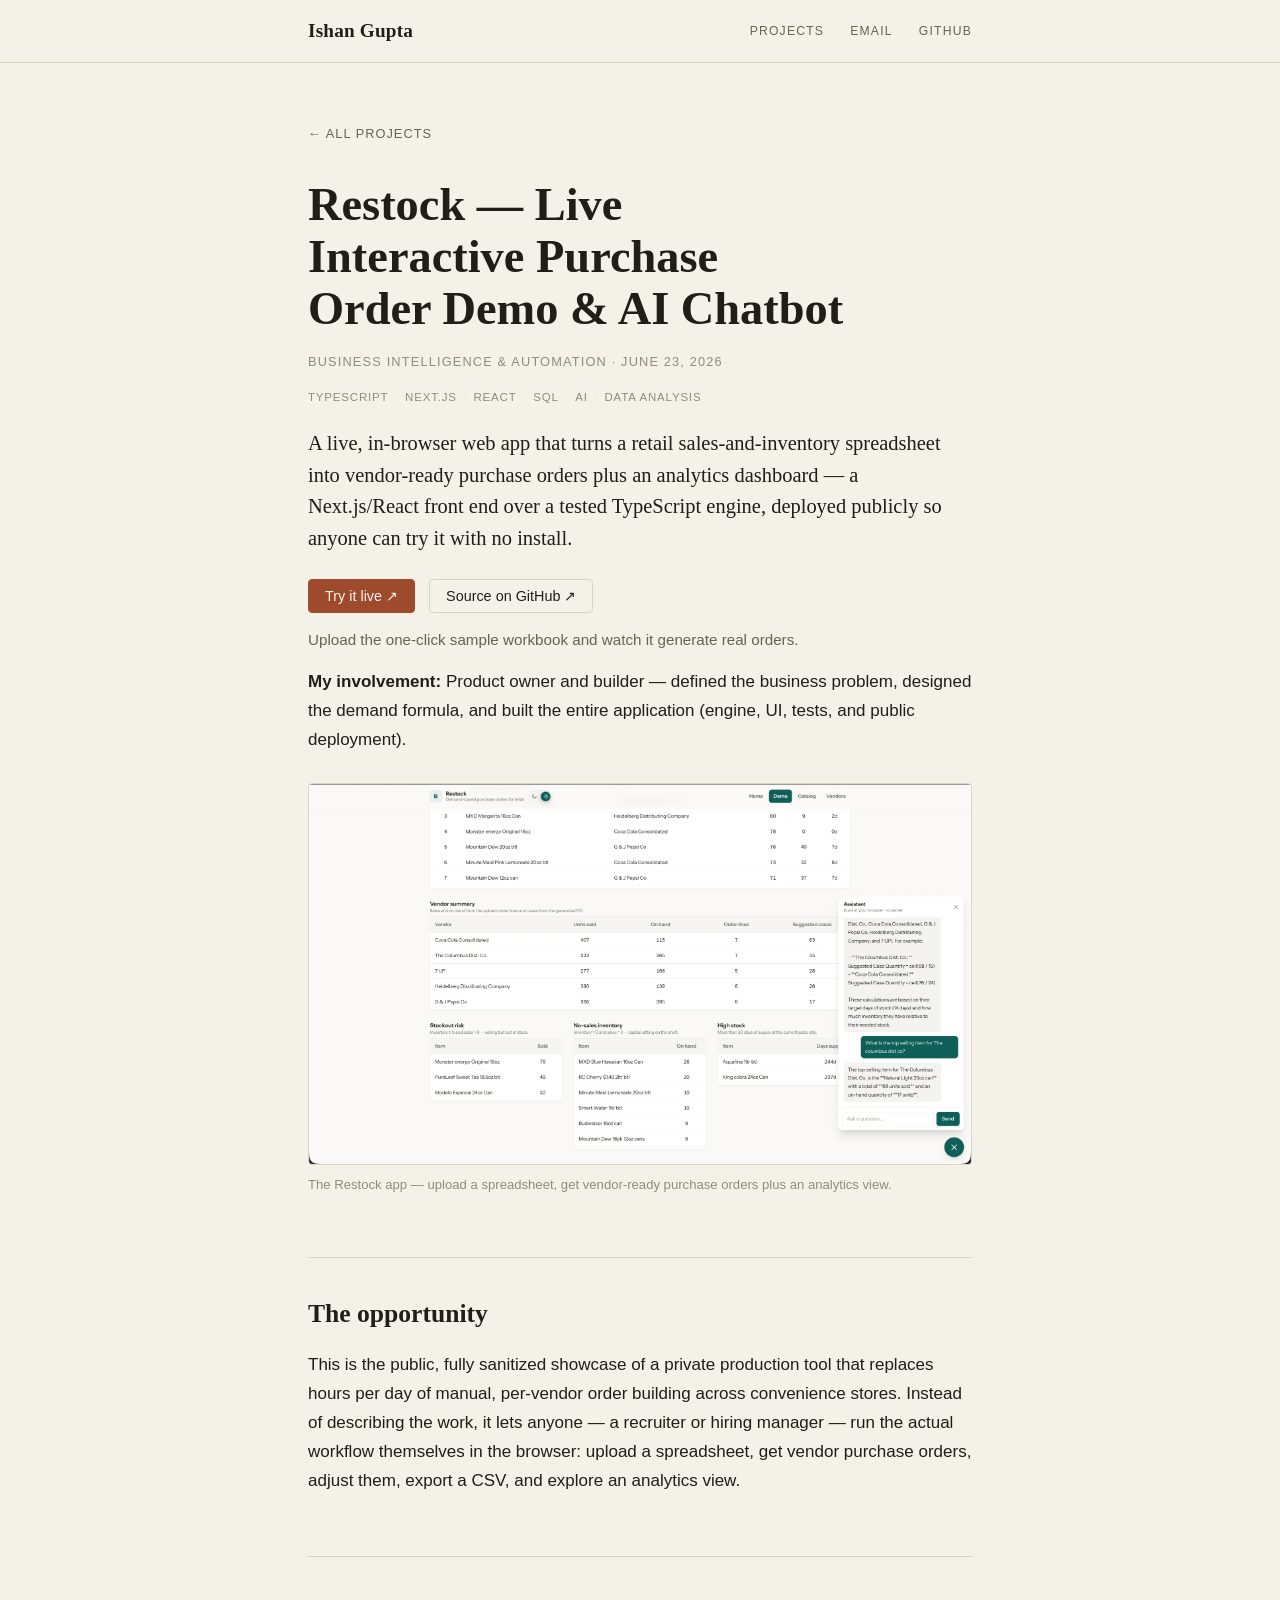
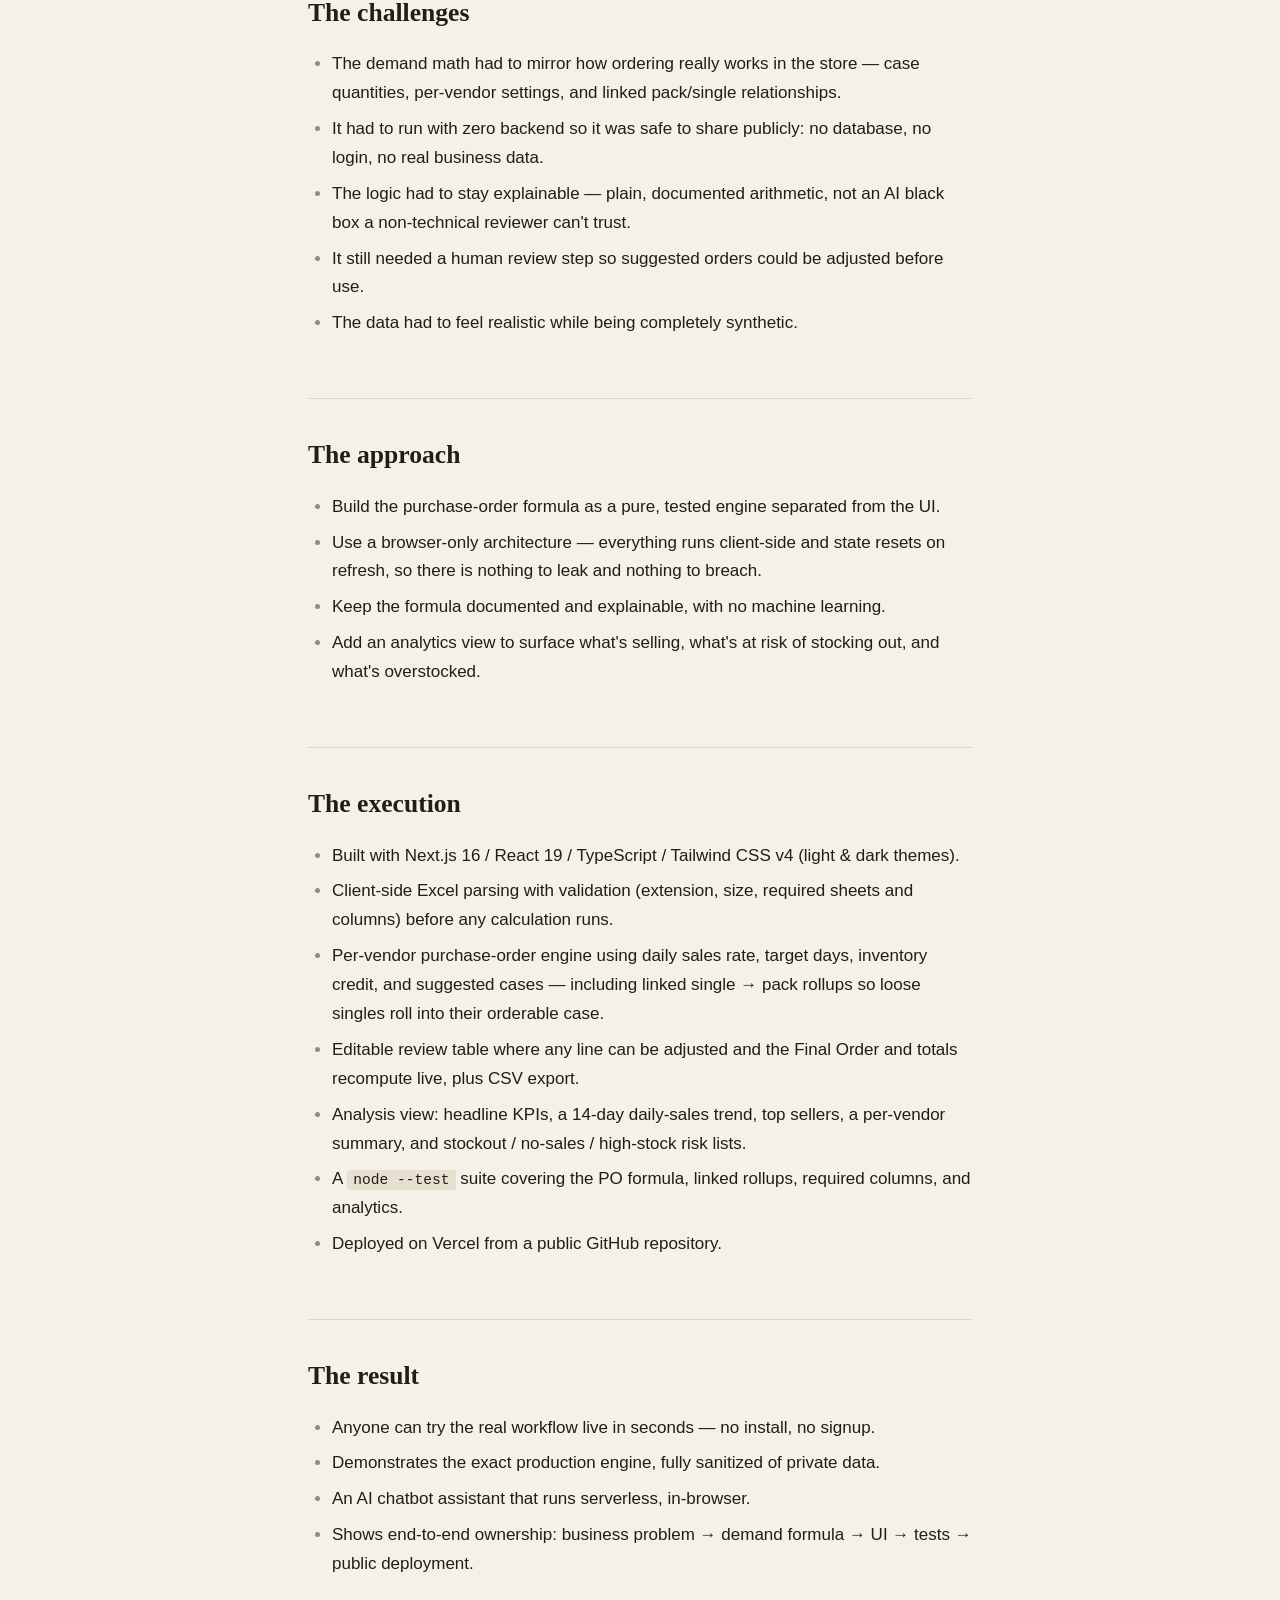
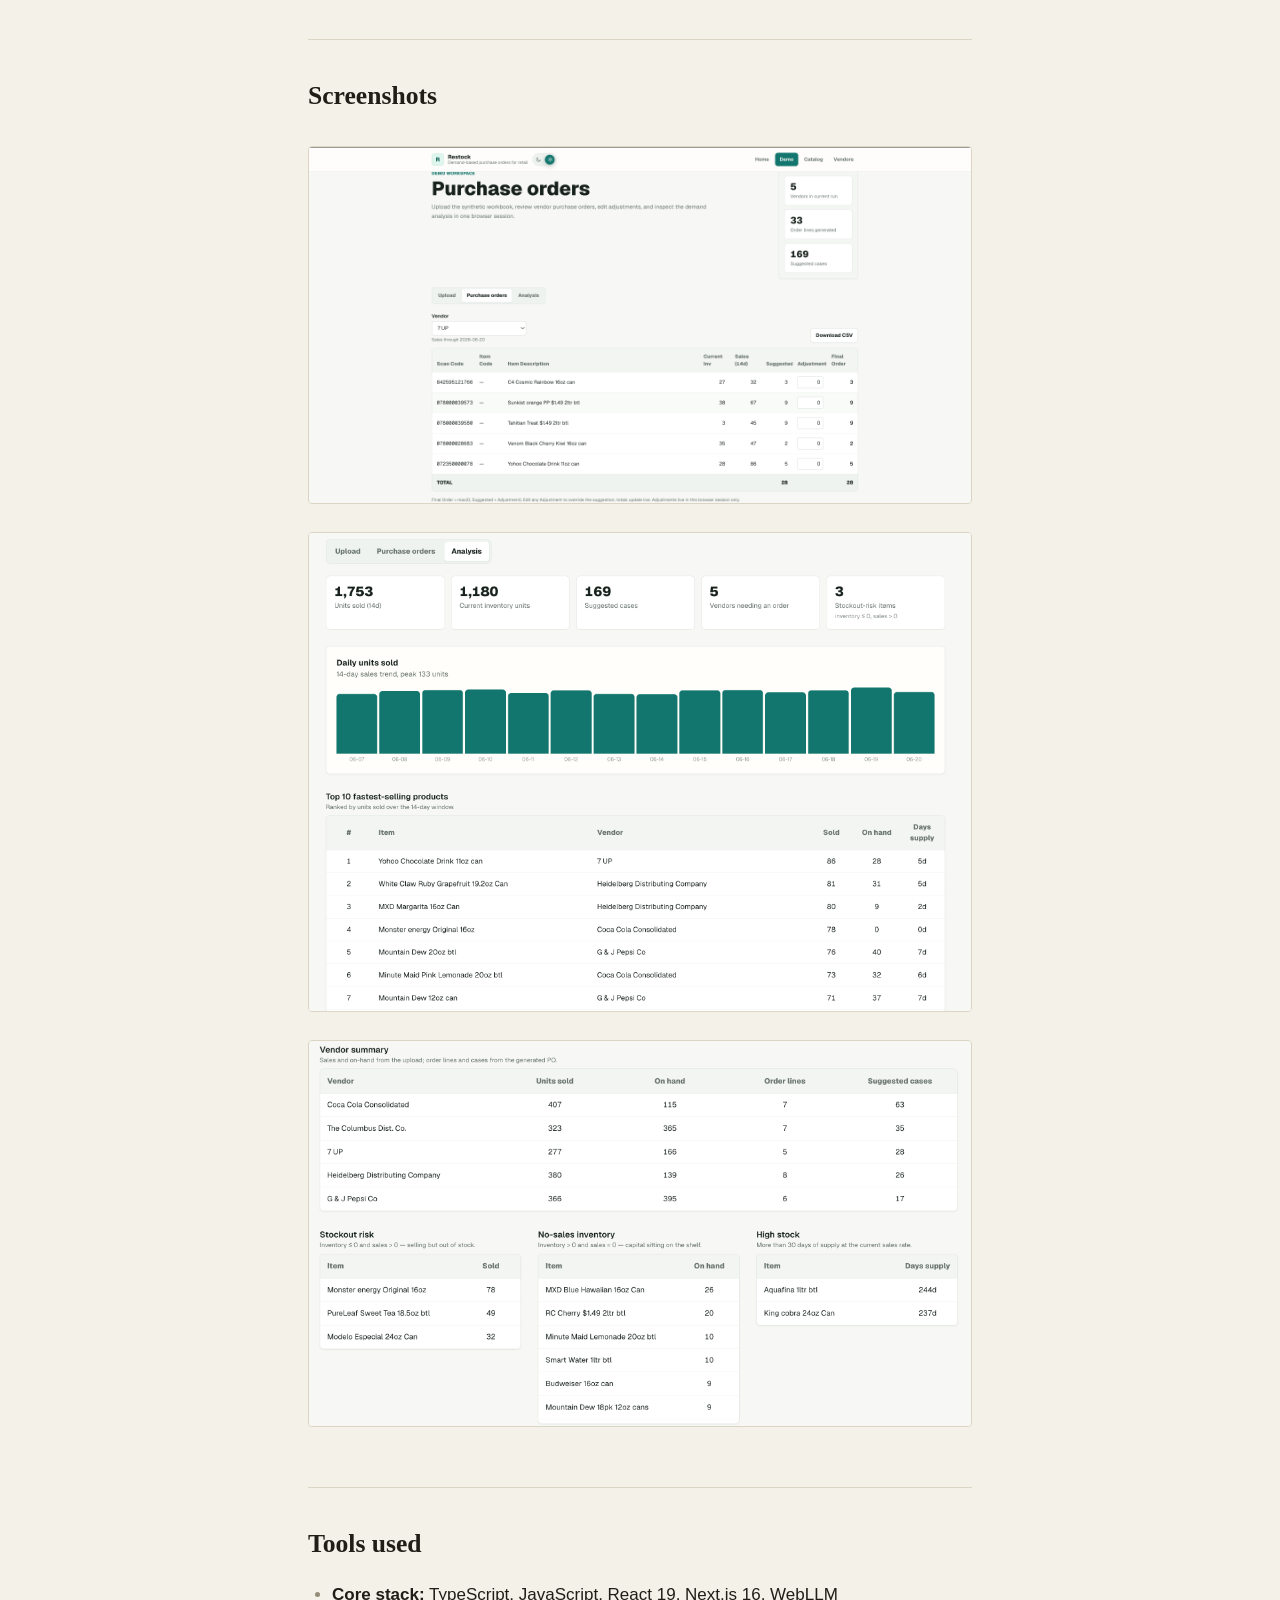
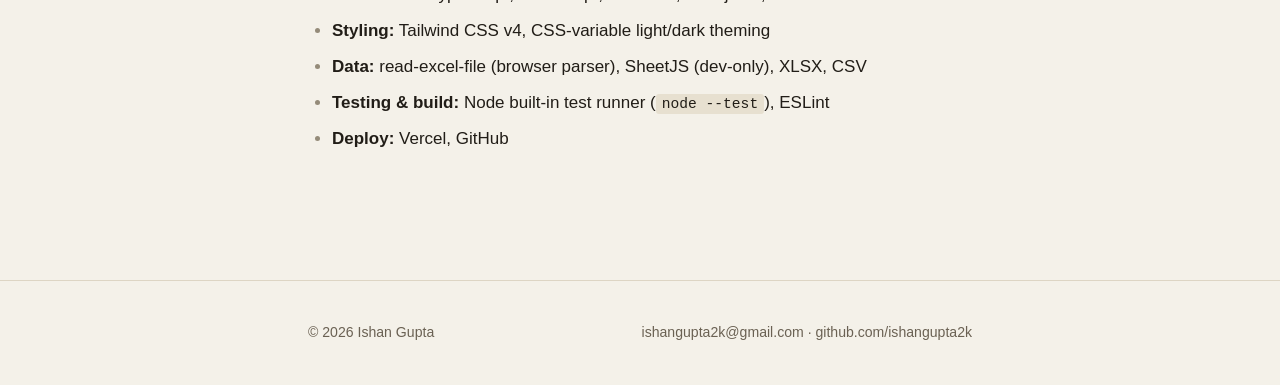
<file: projects/restock-demo.html>
<!DOCTYPE html>
<html lang="en">
<head>
<meta charset="utf-8">
<meta name="viewport" content="width=device-width, initial-scale=1">
<title>Restock — Interactive Purchase Order Demo &amp; AI Chatbot — Ishan Gupta</title>
<meta name="description" content="A live, in-browser Next.js app that turns a retail spreadsheet into vendor-ready purchase orders plus an analytics dashboard — the sanitized showcase of a production tool.">
<link rel="stylesheet" href="../style.css">
</head>
<body>

<header class="topbar">
  <div class="wrap">
    <a href="../index.html" class="brand">Ishan Gupta</a>
    <nav>
      <a href="../index.html#projects">Projects</a>
      <a href="mailto:ishangupta2k@gmail.com">Email</a>
      <a href="https://github.com/ishangupta2k" target="_blank" rel="noopener">GitHub</a>
    </nav>
  </div>
</header>

<main class="article">
  <div class="wrap">
    <a href="../index.html#projects" class="backlink">← All projects</a>

    <div class="article-head">
      <h1>Restock — Live Interactive Purchase Order Demo &amp; AI Chatbot</h1>
      <div class="meta">Business Intelligence &amp; Automation · June 23, 2026</div>
      <div class="tags"><span class="tag">TypeScript</span><span class="tag">Next.js</span><span class="tag">React</span><span class="tag">SQL</span><span class="tag">AI</span><span class="tag">Data Analysis</span></div>
      <p class="intro">A live, in-browser web app that turns a retail sales-and-inventory spreadsheet into vendor-ready purchase orders plus an analytics dashboard — a Next.js/React front end over a tested TypeScript engine, deployed publicly so anyone can try it with no install.</p>
      <div class="links">
        <a class="btn primary" href="https://demo-inventory-dashboard.vercel.app/" target="_blank" rel="noopener">Try it live ↗</a>
        <a class="btn" href="https://github.com/ishangupta2k/Demo-Inventory-Dashboard" target="_blank" rel="noopener">Source on GitHub ↗</a>
      </div>
      <p style="color:var(--muted);font-size:.95rem;margin-top:14px;">Upload the one-click sample workbook and watch it generate real orders.</p>
    </div>

    <div class="prose">
      <p><strong>My involvement:</strong> Product owner and builder — defined the business problem, designed the demand formula, and built the entire application (engine, UI, tests, and public deployment).</p>

      <figure>
        <a href="../images/restock-app.png" target="_blank" rel="noopener"><img src="../images/restock-app.png" alt="Restock app — vendor purchase-order review screen" loading="lazy"></a>
        <figcaption>The Restock app — upload a spreadsheet, get vendor-ready purchase orders plus an analytics view.</figcaption>
      </figure>

      <h2>The opportunity</h2>
      <p>This is the public, fully sanitized showcase of a private production tool that replaces hours per day of manual, per-vendor order building across convenience stores. Instead of describing the work, it lets anyone — a recruiter or hiring manager — run the actual workflow themselves in the browser: upload a spreadsheet, get vendor purchase orders, adjust them, export a CSV, and explore an analytics view.</p>

      <h2>The challenges</h2>
      <ul>
        <li>The demand math had to mirror how ordering really works in the store — case quantities, per-vendor settings, and linked pack/single relationships.</li>
        <li>It had to run with zero backend so it was safe to share publicly: no database, no login, no real business data.</li>
        <li>The logic had to stay explainable — plain, documented arithmetic, not an AI black box a non-technical reviewer can't trust.</li>
        <li>It still needed a human review step so suggested orders could be adjusted before use.</li>
        <li>The data had to feel realistic while being completely synthetic.</li>
      </ul>

      <h2>The approach</h2>
      <ul>
        <li>Build the purchase-order formula as a pure, tested engine separated from the UI.</li>
        <li>Use a browser-only architecture — everything runs client-side and state resets on refresh, so there is nothing to leak and nothing to breach.</li>
        <li>Keep the formula documented and explainable, with no machine learning.</li>
        <li>Add an analytics view to surface what's selling, what's at risk of stocking out, and what's overstocked.</li>
      </ul>

      <h2>The execution</h2>
      <ul>
        <li>Built with Next.js 16 / React 19 / TypeScript / Tailwind CSS v4 (light &amp; dark themes).</li>
        <li>Client-side Excel parsing with validation (extension, size, required sheets and columns) before any calculation runs.</li>
        <li>Per-vendor purchase-order engine using daily sales rate, target days, inventory credit, and suggested cases — including linked single → pack rollups so loose singles roll into their orderable case.</li>
        <li>Editable review table where any line can be adjusted and the Final Order and totals recompute live, plus CSV export.</li>
        <li>Analysis view: headline KPIs, a 14-day daily-sales trend, top sellers, a per-vendor summary, and stockout / no-sales / high-stock risk lists.</li>
        <li>A <code>node --test</code> suite covering the PO formula, linked rollups, required columns, and analytics.</li>
        <li>Deployed on Vercel from a public GitHub repository.</li>
      </ul>

      <h2>The result</h2>
      <ul>
        <li>Anyone can try the real workflow live in seconds — no install, no signup.</li>
        <li>Demonstrates the exact production engine, fully sanitized of private data.</li>
        <li>An AI chatbot assistant that runs serverless, in-browser.</li>
        <li>Shows end-to-end ownership: business problem → demand formula → UI → tests → public deployment.</li>
      </ul>

      <h2>Screenshots</h2>
      <figure><a href="../images/restock-proof-1.png" target="_blank" rel="noopener"><img src="../images/restock-proof-1.png" alt="Restock — editable vendor purchase-order review table" loading="lazy"></a></figure>
      <figure><a href="../images/restock-proof-2.png" target="_blank" rel="noopener"><img src="../images/restock-proof-2.png" alt="Restock — analytics dashboard" loading="lazy"></a></figure>
      <figure><a href="../images/restock-proof-3.png" target="_blank" rel="noopener"><img src="../images/restock-proof-3.png" alt="Restock — screenshot" loading="lazy"></a></figure>

      <h2>Tools used</h2>
      <ul>
        <li><strong>Core stack:</strong> TypeScript, JavaScript, React 19, Next.js 16, WebLLM</li>
        <li><strong>Styling:</strong> Tailwind CSS v4, CSS-variable light/dark theming</li>
        <li><strong>Data:</strong> read-excel-file (browser parser), SheetJS (dev-only), XLSX, CSV</li>
        <li><strong>Testing &amp; build:</strong> Node built-in test runner (<code>node --test</code>), ESLint</li>
        <li><strong>Deploy:</strong> Vercel, GitHub</li>
      </ul>
    </div>
  </div>
</main>

<footer>
  <div class="wrap">
    <span>© 2026 Ishan Gupta</span>
    <span><a href="mailto:ishangupta2k@gmail.com">ishangupta2k@gmail.com</a> · <a href="https://github.com/ishangupta2k" target="_blank" rel="noopener">github.com/ishangupta2k</a></span>
  </div>
</footer>

</body>
</html>
</file>
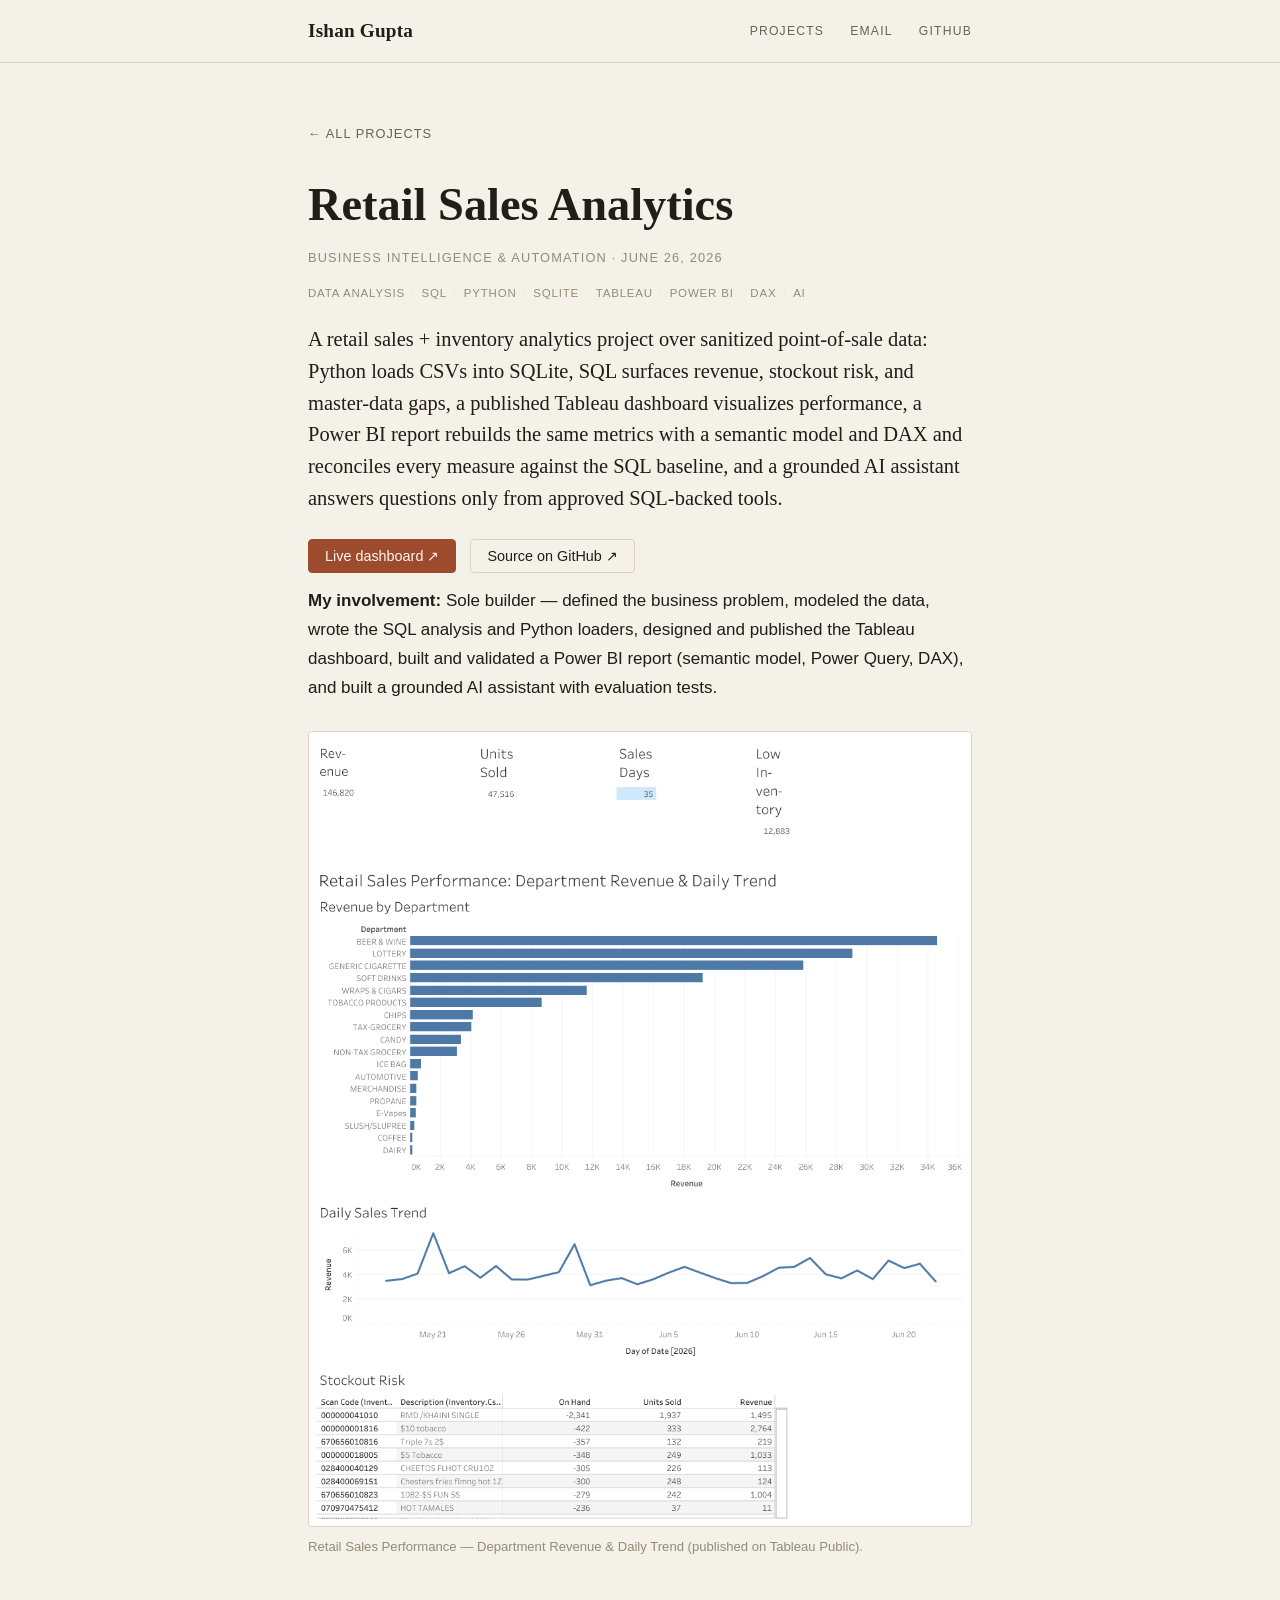
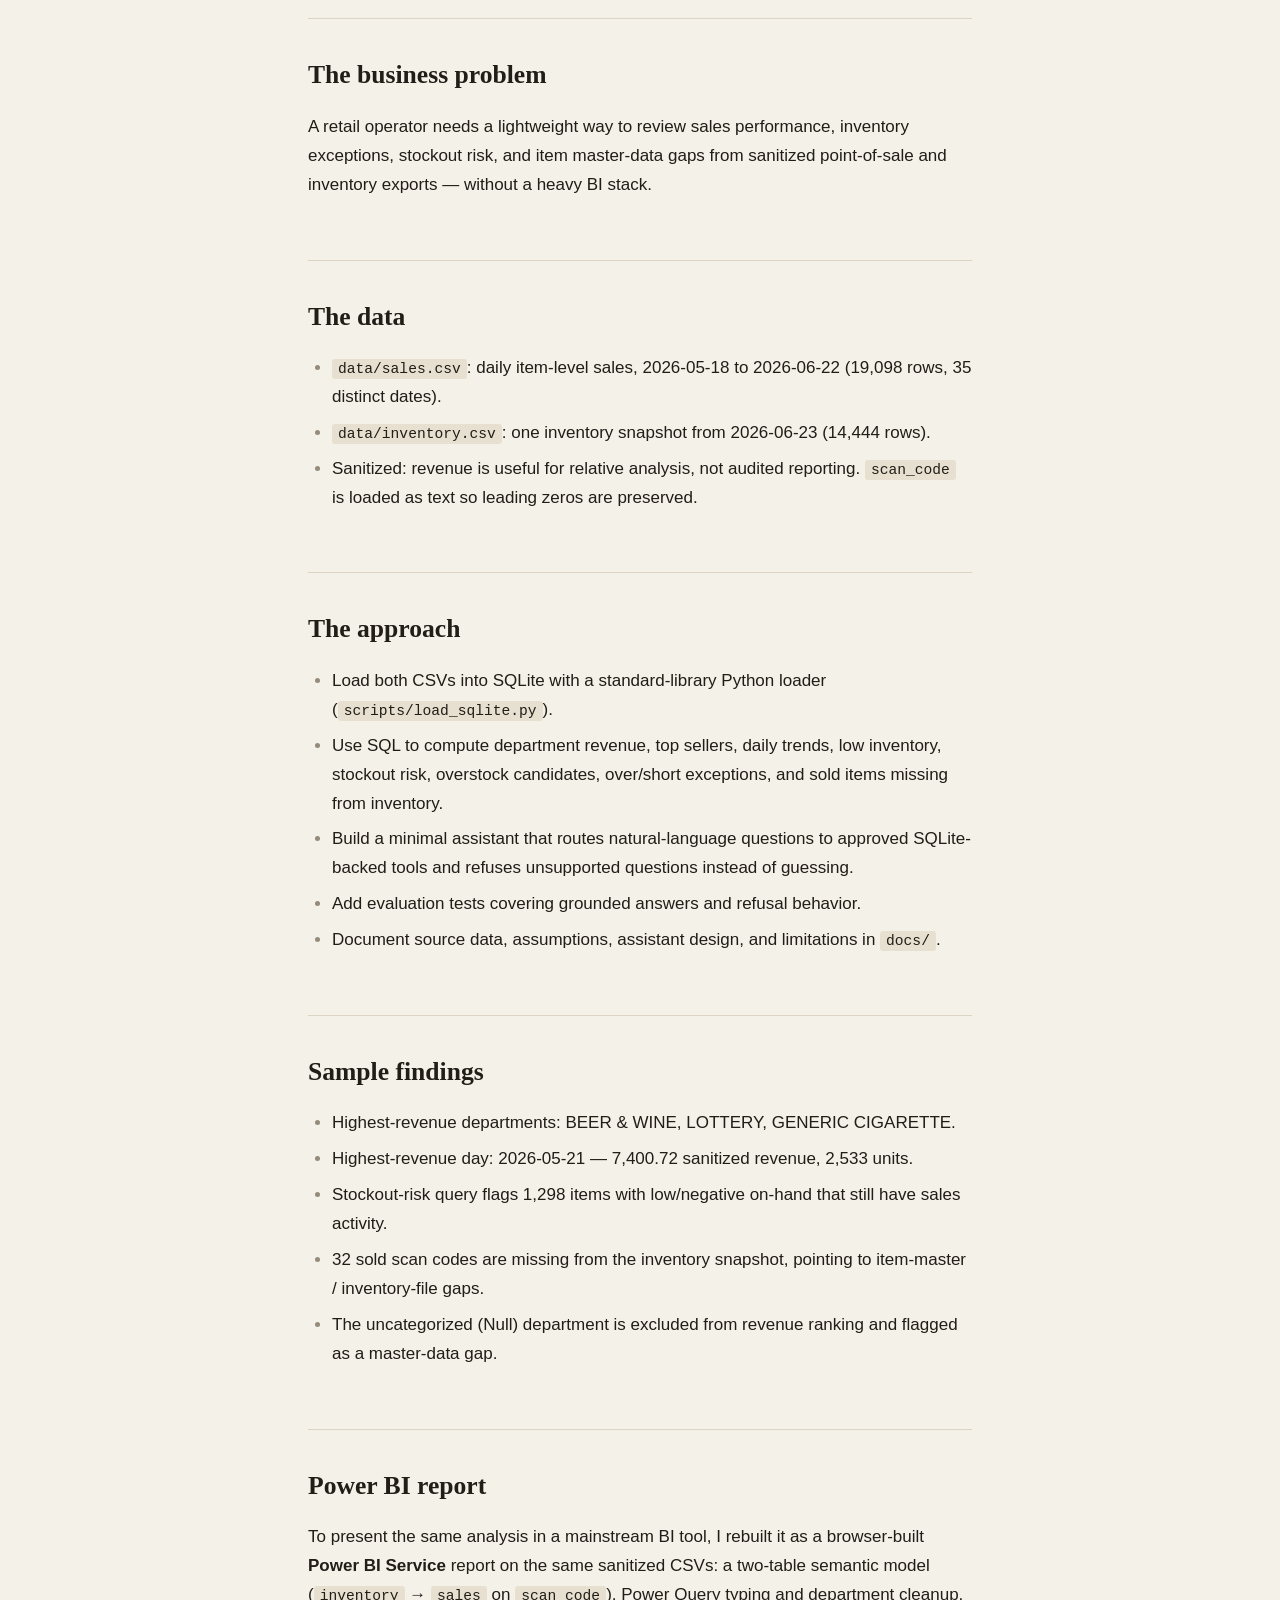
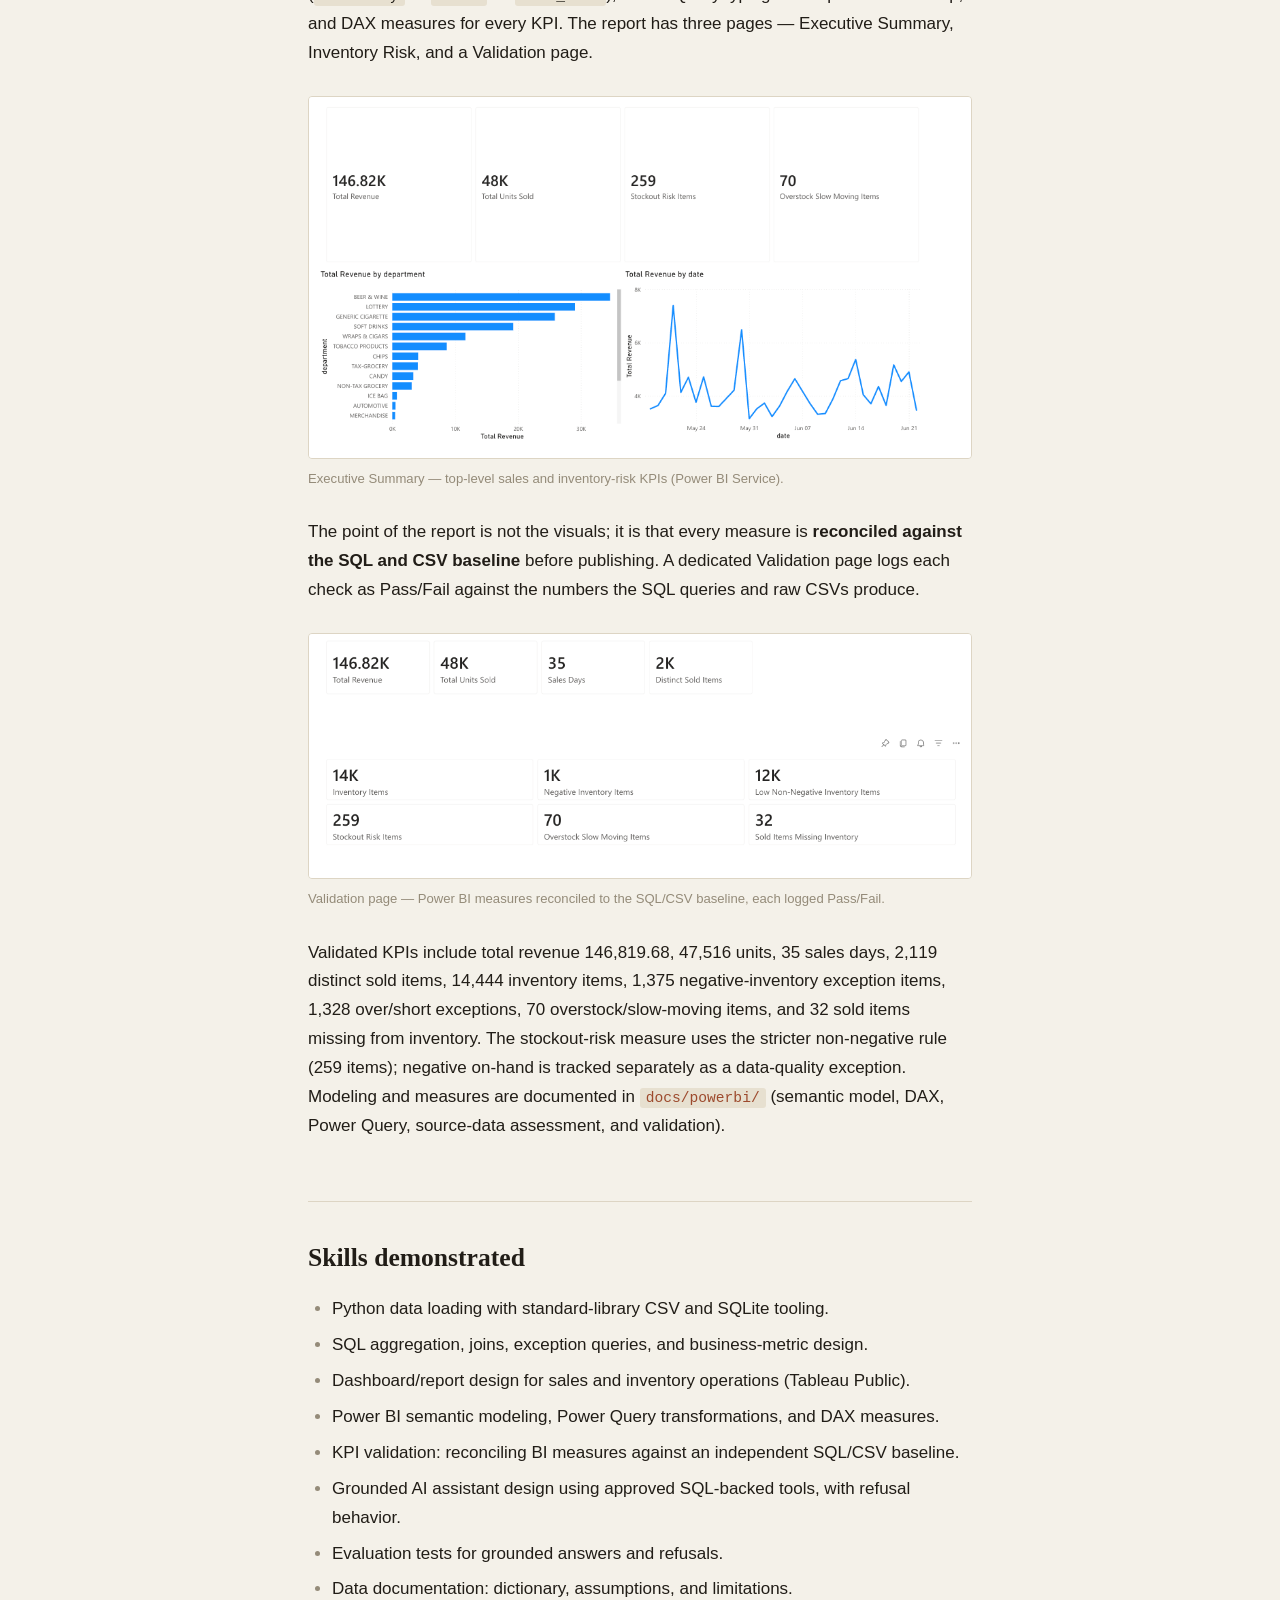
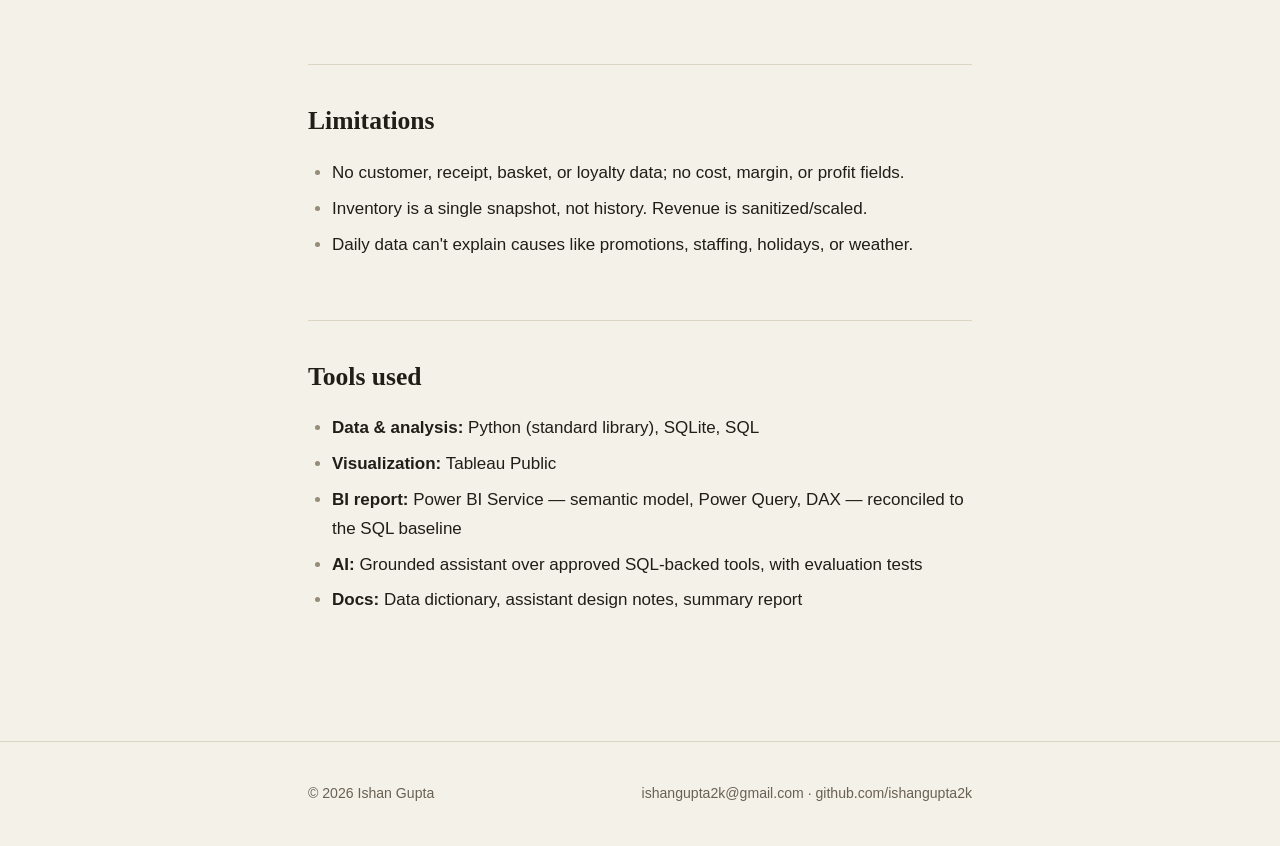
<file: projects/retail-sales-analytics.html>
<!DOCTYPE html>
<html lang="en">
<head>
<meta charset="utf-8">
<meta name="viewport" content="width=device-width, initial-scale=1">
<title>Retail Sales Analytics — Ishan Gupta</title>
<meta name="description" content="Python + SQLite + SQL analytics over sanitized retail POS data, a published Tableau dashboard, a validated Power BI report, and a grounded AI assistant.">
<link rel="stylesheet" href="../style.css">
</head>
<body>

<header class="topbar">
  <div class="wrap">
    <a href="../index.html" class="brand">Ishan Gupta</a>
    <nav>
      <a href="../index.html#projects">Projects</a>
      <a href="mailto:ishangupta2k@gmail.com">Email</a>
      <a href="https://github.com/ishangupta2k" target="_blank" rel="noopener">GitHub</a>
    </nav>
  </div>
</header>

<main class="article">
  <div class="wrap">
    <a href="../index.html#projects" class="backlink">← All projects</a>

    <div class="article-head">
      <h1>Retail Sales Analytics</h1>
      <div class="meta">Business Intelligence &amp; Automation · June 26, 2026</div>
      <div class="tags"><span class="tag">Data Analysis</span><span class="tag">SQL</span><span class="tag">Python</span><span class="tag">SQLite</span><span class="tag">Tableau</span><span class="tag">Power BI</span><span class="tag">DAX</span><span class="tag">AI</span></div>
      <p class="intro">A retail sales + inventory analytics project over sanitized point-of-sale data: Python loads CSVs into SQLite, SQL surfaces revenue, stockout risk, and master-data gaps, a published Tableau dashboard visualizes performance, a Power BI report rebuilds the same metrics with a semantic model and DAX and reconciles every measure against the SQL baseline, and a grounded AI assistant answers questions only from approved SQL-backed tools.</p>
      <div class="links">
        <a class="btn primary" href="https://public.tableau.com/views/RetailSalesAnalytics_17825124731470/RetailSalesPerformanceDepartmentRevenueDailyTrend" target="_blank" rel="noopener">Live dashboard ↗</a>
        <a class="btn" href="https://github.com/ishangupta2k/Retail-Sales-Analytics" target="_blank" rel="noopener">Source on GitHub ↗</a>
      </div>
    </div>

    <div class="prose">
      <p><strong>My involvement:</strong> Sole builder — defined the business problem, modeled the data, wrote the SQL analysis and Python loaders, designed and published the Tableau dashboard, built and validated a Power BI report (semantic model, Power Query, DAX), and built a grounded AI assistant with evaluation tests.</p>

      <figure>
        <a href="../images/retail-dashboard.png" target="_blank" rel="noopener"><img src="../images/retail-dashboard.png" alt="Tableau dashboard — department revenue and daily sales trend" loading="lazy"></a>
        <figcaption>Retail Sales Performance — Department Revenue &amp; Daily Trend (published on Tableau Public).</figcaption>
      </figure>

      <h2>The business problem</h2>
      <p>A retail operator needs a lightweight way to review sales performance, inventory exceptions, stockout risk, and item master-data gaps from sanitized point-of-sale and inventory exports — without a heavy BI stack.</p>

      <h2>The data</h2>
      <ul>
        <li><code>data/sales.csv</code>: daily item-level sales, 2026-05-18 to 2026-06-22 (19,098 rows, 35 distinct dates).</li>
        <li><code>data/inventory.csv</code>: one inventory snapshot from 2026-06-23 (14,444 rows).</li>
        <li>Sanitized: revenue is useful for relative analysis, not audited reporting. <code>scan_code</code> is loaded as text so leading zeros are preserved.</li>
      </ul>

      <h2>The approach</h2>
      <ul>
        <li>Load both CSVs into SQLite with a standard-library Python loader (<code>scripts/load_sqlite.py</code>).</li>
        <li>Use SQL to compute department revenue, top sellers, daily trends, low inventory, stockout risk, overstock candidates, over/short exceptions, and sold items missing from inventory.</li>
        <li>Build a minimal assistant that routes natural-language questions to approved SQLite-backed tools and refuses unsupported questions instead of guessing.</li>
        <li>Add evaluation tests covering grounded answers and refusal behavior.</li>
        <li>Document source data, assumptions, assistant design, and limitations in <code>docs/</code>.</li>
      </ul>

      <h2>Sample findings</h2>
      <ul>
        <li>Highest-revenue departments: BEER &amp; WINE, LOTTERY, GENERIC CIGARETTE.</li>
        <li>Highest-revenue day: 2026-05-21 — 7,400.72 sanitized revenue, 2,533 units.</li>
        <li>Stockout-risk query flags 1,298 items with low/negative on-hand that still have sales activity.</li>
        <li>32 sold scan codes are missing from the inventory snapshot, pointing to item-master / inventory-file gaps.</li>
        <li>The uncategorized (Null) department is excluded from revenue ranking and flagged as a master-data gap.</li>
      </ul>

      <h2>Power BI report</h2>
      <p>To present the same analysis in a mainstream BI tool, I rebuilt it as a browser-built <strong>Power BI Service</strong> report on the same sanitized CSVs: a two-table semantic model (<code>inventory</code> → <code>sales</code> on <code>scan_code</code>), Power Query typing and department cleanup, and DAX measures for every KPI. The report has three pages — Executive Summary, Inventory Risk, and a Validation page.</p>

      <figure>
        <a href="../images/powerbi-executive-summary.png" target="_blank" rel="noopener"><img src="../images/powerbi-executive-summary.png" alt="Power BI Executive Summary — sales and inventory-risk KPIs with revenue visuals" loading="lazy"></a>
        <figcaption>Executive Summary — top-level sales and inventory-risk KPIs (Power BI Service).</figcaption>
      </figure>

      <p>The point of the report is not the visuals; it is that every measure is <strong>reconciled against the SQL and CSV baseline</strong> before publishing. A dedicated Validation page logs each check as Pass/Fail against the numbers the SQL queries and raw CSVs produce.</p>

      <figure>
        <a href="../images/powerbi-validation.png" target="_blank" rel="noopener"><img src="../images/powerbi-validation.png" alt="Power BI Validation page — measures reconciled against SQL and CSV baselines, each logged Pass/Fail" loading="lazy"></a>
        <figcaption>Validation page — Power BI measures reconciled to the SQL/CSV baseline, each logged Pass/Fail.</figcaption>
      </figure>

      <p>Validated KPIs include total revenue 146,819.68, 47,516 units, 35 sales days, 2,119 distinct sold items, 14,444 inventory items, 1,375 negative-inventory exception items, 1,328 over/short exceptions, 70 overstock/slow-moving items, and 32 sold items missing from inventory. The stockout-risk measure uses the stricter non-negative rule (259 items); negative on-hand is tracked separately as a data-quality exception. Modeling and measures are documented in <a href="https://github.com/ishangupta2k/Retail-Sales-Analytics/tree/main/docs/powerbi" target="_blank" rel="noopener"><code>docs/powerbi/</code></a> (semantic model, DAX, Power Query, source-data assessment, and validation).</p>

      <h2>Skills demonstrated</h2>
      <ul>
        <li>Python data loading with standard-library CSV and SQLite tooling.</li>
        <li>SQL aggregation, joins, exception queries, and business-metric design.</li>
        <li>Dashboard/report design for sales and inventory operations (Tableau Public).</li>
        <li>Power BI semantic modeling, Power Query transformations, and DAX measures.</li>
        <li>KPI validation: reconciling BI measures against an independent SQL/CSV baseline.</li>
        <li>Grounded AI assistant design using approved SQL-backed tools, with refusal behavior.</li>
        <li>Evaluation tests for grounded answers and refusals.</li>
        <li>Data documentation: dictionary, assumptions, and limitations.</li>
      </ul>

      <h2>Limitations</h2>
      <ul>
        <li>No customer, receipt, basket, or loyalty data; no cost, margin, or profit fields.</li>
        <li>Inventory is a single snapshot, not history. Revenue is sanitized/scaled.</li>
        <li>Daily data can't explain causes like promotions, staffing, holidays, or weather.</li>
      </ul>

      <h2>Tools used</h2>
      <ul>
        <li><strong>Data &amp; analysis:</strong> Python (standard library), SQLite, SQL</li>
        <li><strong>Visualization:</strong> Tableau Public</li>
        <li><strong>BI report:</strong> Power BI Service — semantic model, Power Query, DAX — reconciled to the SQL baseline</li>
        <li><strong>AI:</strong> Grounded assistant over approved SQL-backed tools, with evaluation tests</li>
        <li><strong>Docs:</strong> Data dictionary, assistant design notes, summary report</li>
      </ul>
    </div>
  </div>
</main>

<footer>
  <div class="wrap">
    <span>© 2026 Ishan Gupta</span>
    <span><a href="mailto:ishangupta2k@gmail.com">ishangupta2k@gmail.com</a> · <a href="https://github.com/ishangupta2k" target="_blank" rel="noopener">github.com/ishangupta2k</a></span>
  </div>
</footer>

</body>
</html>
</file>
<file: style.css>
/* Ishan Gupta — portfolio. Plain static CSS, no build step.
   Warm editorial: cream paper, ink text, one muted clay accent, serif display. */

:root {
  --bg: #f4f1e9;
  --paper: #efe9dd;
  --paper-2: #e7e0d0;
  --text: #211d17;
  --muted: #6a6153;
  --faint: #948b79;
  --line: #ddd5c4;
  --accent: #9d4a2d;
  --accent-strong: #843c23;

  --serif: "Iowan Old Style", "Palatino Linotype", Palatino, "Book Antiqua", Georgia, "Times New Roman", serif;
  --sans: -apple-system, BlinkMacSystemFont, "Segoe UI", Roboto, Helvetica, Arial, sans-serif;
  --mono: ui-monospace, SFMono-Regular, Menlo, Consolas, monospace;
  --radius: 4px;
}

@media (prefers-color-scheme: dark) {
  :root {
    --bg: #17150f;
    --paper: #1f1c14;
    --paper-2: #272217;
    --text: #ece5d5;
    --muted: #a89d88;
    --faint: #7c7261;
    --line: #2f2a1f;
    --accent: #db8a5e;
    --accent-strong: #eaa87e;
  }
}

* { box-sizing: border-box; }

html { -webkit-text-size-adjust: 100%; scroll-behavior: smooth; }

body {
  margin: 0;
  font-family: var(--sans);
  font-size: 17px;
  line-height: 1.7;
  color: var(--text);
  background: var(--bg);
  -webkit-font-smoothing: antialiased;
}

::selection { background: color-mix(in srgb, var(--accent) 24%, transparent); }

a { color: var(--accent); text-decoration: none; }
a:hover { color: var(--accent-strong); }

img { max-width: 100%; height: auto; }

h1, h2, h3 { font-family: var(--serif); font-weight: 600; }

.wrap { max-width: 720px; margin: 0 auto; padding: 0 28px; }

/* ---- Top bar ---- */
.topbar {
  position: sticky; top: 0; z-index: 20;
  background: var(--bg);
  border-bottom: 1px solid var(--line);
}
.topbar .wrap { display: flex; align-items: center; justify-content: space-between; height: 62px; }
.brand { font-family: var(--serif); font-weight: 600; font-size: 1.2rem; color: var(--text); letter-spacing: .01em; }
.brand:hover { color: var(--accent); }
.topbar nav { display: flex; gap: 26px; }
.topbar nav a { color: var(--muted); font-size: .76rem; text-transform: uppercase; letter-spacing: .1em; }
.topbar nav a:hover { color: var(--text); }

/* ---- Hero ---- */
.hero { padding: 96px 0 60px; border-bottom: 1px solid var(--line); }
.hero h1 { font-size: clamp(2.6rem, 7vw, 3.8rem); line-height: 1.05; margin: 0 0 22px; letter-spacing: -.005em; text-wrap: balance; }
.hero .lead { font-size: 1.2rem; line-height: 1.6; color: var(--muted); max-width: 54ch; margin: 0 0 34px; text-wrap: pretty; }
.hero .actions { display: flex; flex-wrap: wrap; gap: 14px; align-items: center; }

/* ---- Buttons (squared, quiet) ---- */
.btn {
  display: inline-flex; align-items: center; gap: 8px;
  padding: 9px 16px; border-radius: var(--radius); font-size: .9rem; font-weight: 500; line-height: 1;
  border: 1px solid var(--line); background: transparent; color: var(--text);
  transition: border-color .15s ease, color .15s ease, background .15s ease;
}
.btn:hover { border-color: var(--accent); color: var(--accent); }
.btn.primary { background: var(--accent); border-color: var(--accent); color: #fbf7ef; }
.btn.primary:hover { background: var(--accent-strong); border-color: var(--accent-strong); color: #fbf7ef; }
@media (prefers-color-scheme: dark) {
  .btn.primary { color: #191308; }
  .btn.primary:hover { color: #191308; }
}

/* ---- Section headings ---- */
.section-head { margin: 72px 0 4px; }
.section-head h2 { font-size: 1.9rem; margin: 0; }
.section-head p { color: var(--muted); margin: 8px 0 0; font-size: 1rem; }

/* ---- Projects as an editorial list ---- */
.grid { display: block; margin: 20px 0 8px; }

.card { padding: 32px 0; border-bottom: 1px solid var(--line); }
.card:first-child { border-top: 1px solid var(--line); }
.card .eyebrow { font-size: .74rem; font-weight: 500; text-transform: uppercase; letter-spacing: .11em; color: var(--faint); margin-bottom: 12px; }
.card h3 { font-size: 1.55rem; line-height: 1.18; margin: 0 0 12px; text-wrap: balance; }
.card h3 a { color: var(--text); }
.card h3 a:hover { color: var(--accent); }
.card .summary { color: var(--muted); font-size: 1.02rem; margin: 0 0 16px; max-width: 62ch; }

.tags { display: flex; flex-wrap: wrap; align-items: baseline; margin-bottom: 16px; }
.tag { font-size: .72rem; text-transform: uppercase; letter-spacing: .07em; color: var(--faint); }
.tag:not(:last-child)::after { content: "·"; margin: 0 .55em; color: var(--line); }

.card .links { display: flex; flex-wrap: wrap; gap: 22px; font-size: .9rem; font-weight: 500; }
.card .links a { display: inline-flex; align-items: center; gap: 5px; }

/* ---- Article / case study ---- */
.article { padding: 56px 0 24px; }
.backlink { display: inline-flex; align-items: center; gap: 7px; font-size: .8rem; text-transform: uppercase; letter-spacing: .08em; color: var(--muted); margin-bottom: 34px; }
.backlink:hover { color: var(--accent); }

.article-head h1 { font-size: clamp(2rem, 5vw, 2.9rem); line-height: 1.12; margin: 0 0 16px; text-wrap: balance; }
.article-head .meta { color: var(--faint); font-size: .8rem; text-transform: uppercase; letter-spacing: .09em; margin-bottom: 16px; }
.article-head .intro { font-family: var(--serif); font-size: 1.28rem; line-height: 1.55; color: var(--text); margin: 20px 0 24px; }
.article-head .links { display: flex; flex-wrap: wrap; gap: 14px; margin: 24px 0 4px; }

.prose { margin-top: 8px; }
.prose h2 {
  font-size: 1.6rem; margin: 60px 0 16px; padding-top: 34px;
  border-top: 1px solid var(--line); text-wrap: balance;
}
.prose h3 { font-size: 1.22rem; margin: 34px 0 10px; }
.prose h4 { font-family: var(--sans); font-size: .78rem; font-weight: 600; text-transform: uppercase; letter-spacing: .09em; color: var(--faint); margin: 28px 0 8px; }
.prose p { margin: 14px 0; }
.prose ul, .prose ol { margin: 14px 0; padding-left: 24px; }
.prose li { margin: 7px 0; }
.prose li::marker { color: var(--faint); }
.prose strong { font-weight: 600; color: var(--text); }
.prose em { font-family: var(--serif); font-style: italic; }

.callout {
  background: var(--paper); border-left: 2px solid var(--accent);
  border-radius: 0 var(--radius) var(--radius) 0; padding: 16px 20px; margin: 22px 0; font-size: 1rem;
}

/* code / formula blocks */
.prose code { font-family: var(--mono); font-size: .86em; background: var(--paper-2); padding: 2px 6px; border-radius: 3px; }
.prose pre {
  background: var(--paper); border: 1px solid var(--line); border-radius: var(--radius);
  padding: 18px 20px; overflow-x: auto; font-size: .86rem; line-height: 1.6; margin: 20px 0;
}
.prose pre code { background: none; padding: 0; }

/* tables */
.table-scroll { overflow-x: auto; margin: 20px 0; border: 1px solid var(--line); border-radius: var(--radius); }
table { border-collapse: collapse; width: 100%; font-size: .92rem; }
th, td { text-align: left; padding: 11px 15px; border-bottom: 1px solid var(--line); vertical-align: top; }
th { font-family: var(--sans); font-weight: 600; font-size: .78rem; text-transform: uppercase; letter-spacing: .05em; color: var(--muted); border-bottom: 1.5px solid var(--line); white-space: nowrap; }
tbody tr:nth-child(even) { background: color-mix(in srgb, var(--paper) 45%, transparent); }
tbody tr:last-child td { border-bottom: none; }
tbody tr:hover { background: var(--paper-2); }
td code { white-space: nowrap; }

/* table of contents (case study) */
.toc { border-top: 1px solid var(--line); border-bottom: 1px solid var(--line); padding: 22px 0; margin: 34px 0; }
.toc ol { margin: 0; padding-left: 22px; columns: 2; column-gap: 40px; }
.toc li { margin: 6px 0; padding-left: 4px; }
.toc li::marker { color: var(--faint); font-variant-numeric: tabular-nums; }
.toc a { color: var(--text); }
.toc a:hover { color: var(--accent); }

/* keep anchored headings clear of the sticky bar */
.prose h2, .prose h3 { scroll-margin-top: 84px; }

/* screenshots */
.prose figure { margin: 28px 0; }
.prose figure img { display: block; width: 100%; height: auto; border: 1px solid var(--line); border-radius: var(--radius); background: var(--paper); }
.prose figcaption { margin-top: 9px; font-size: .82rem; color: var(--faint); }

/* ---- Footer ---- */
footer { border-top: 1px solid var(--line); margin-top: 88px; padding: 40px 0; color: var(--muted); font-size: .88rem; }
footer .wrap { display: flex; flex-wrap: wrap; gap: 8px 20px; align-items: center; justify-content: space-between; }
footer a { color: var(--muted); }
footer a:hover { color: var(--accent); }

@media (max-width: 620px) {
  body { font-size: 16px; }
  .hero { padding: 64px 0 44px; }
  .toc ol { columns: 1; }
}
</file>
